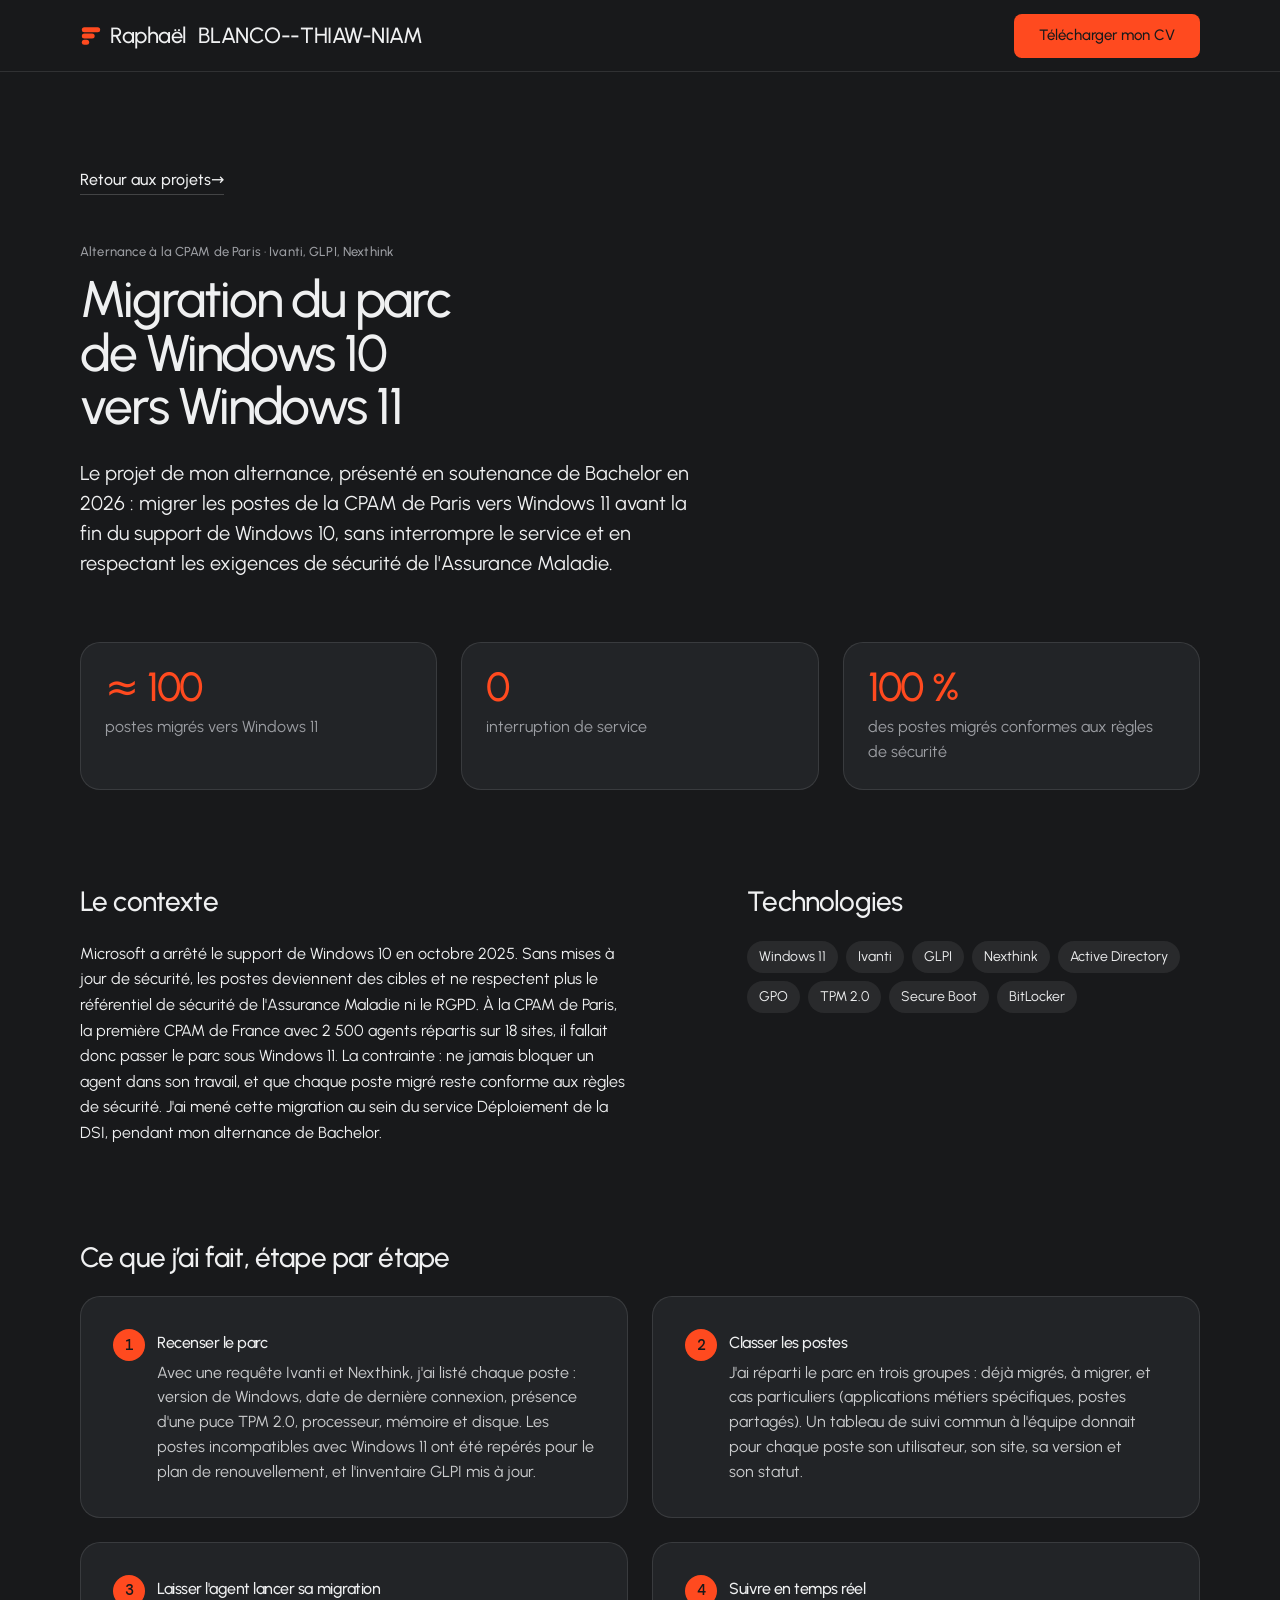
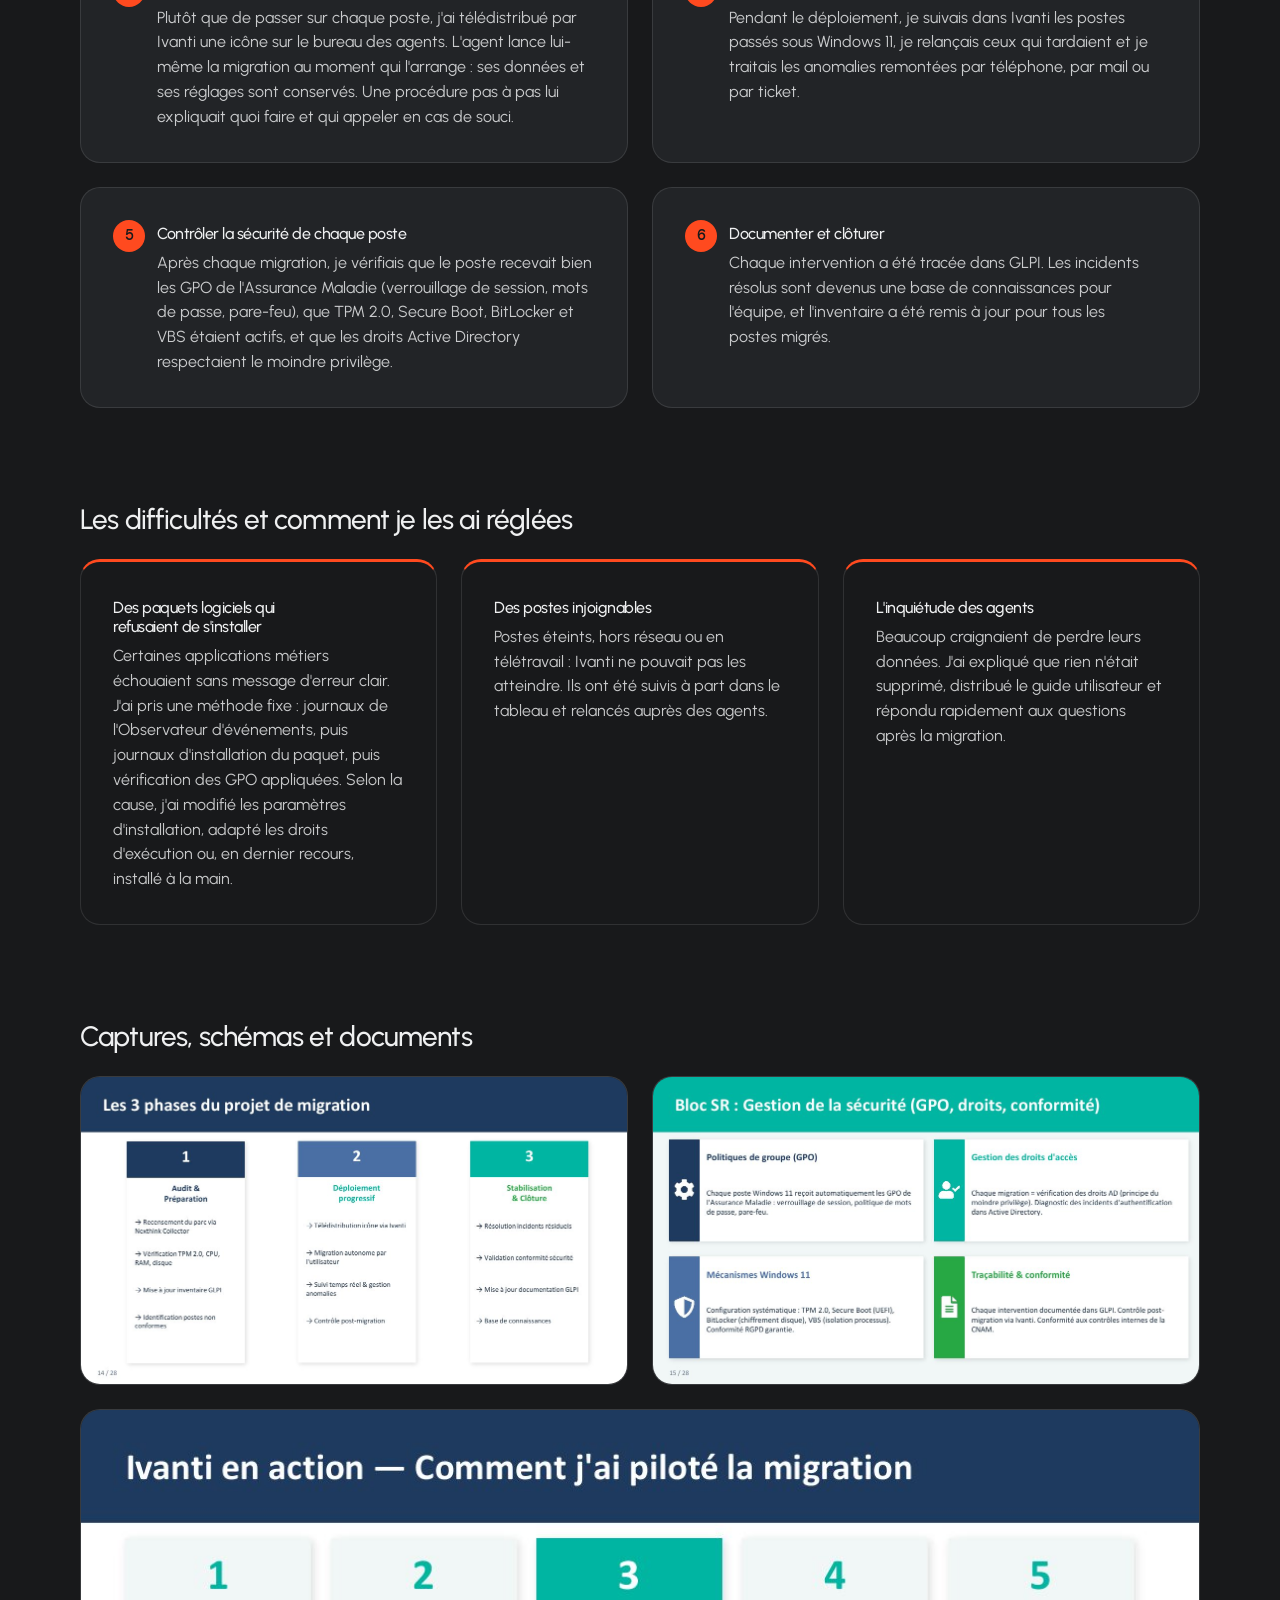
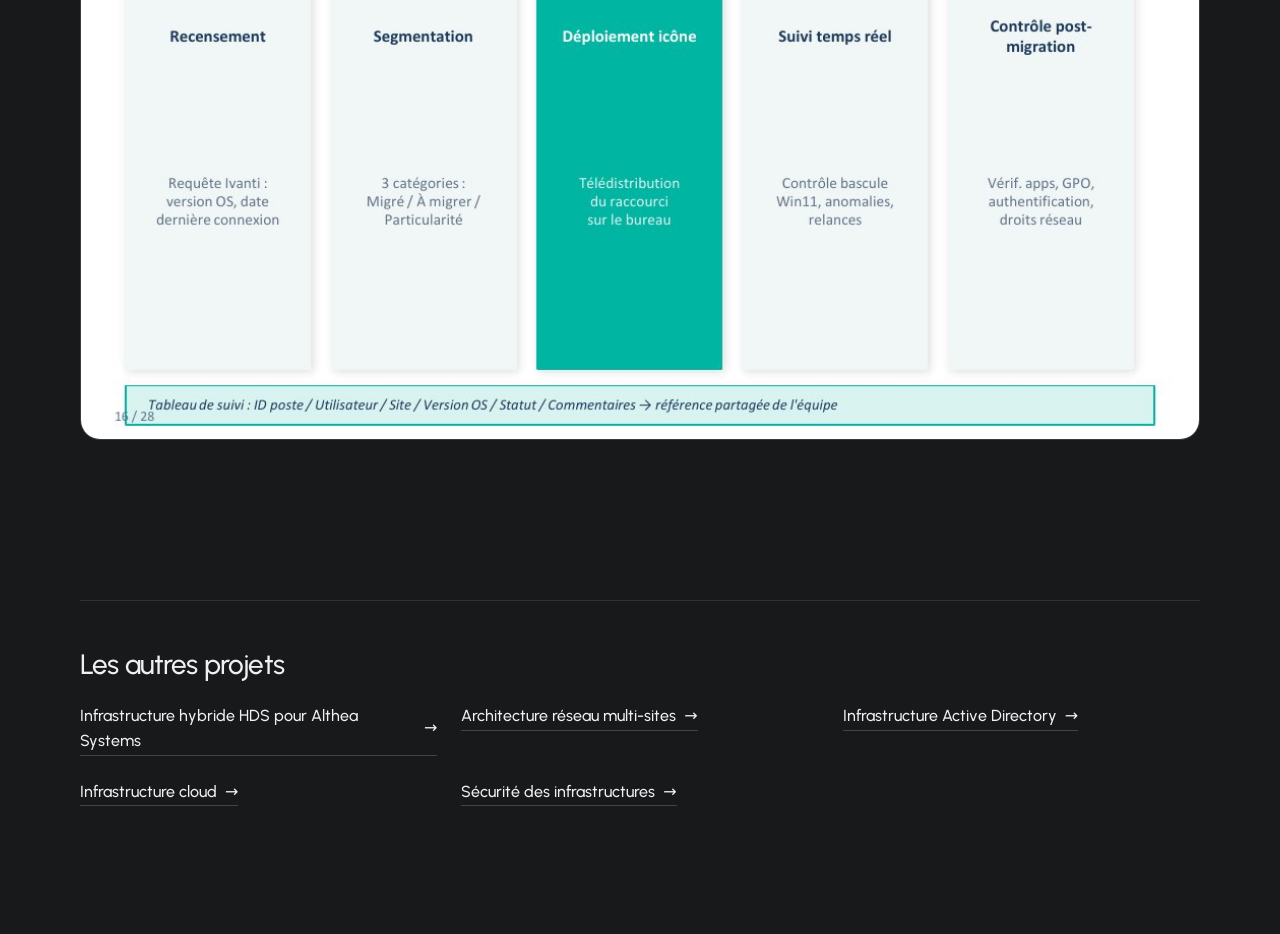
<file: projet.html>
<!doctype html>
<html lang="fr" data-type="software" data-radius="soft" data-ground="sky" data-buttons="tonal" data-motion>
<head>
<meta charset="utf-8">
<meta name="viewport" content="width=device-width, initial-scale=1, viewport-fit=cover">
<title>Projet : Raphaël BLANCO--THIAW-NIAM, administrateur systèmes et réseaux</title>
<meta name="description" content="Détail d’un projet technique de Raphaël BLANCO--THIAW-NIAM : objectifs, technologies, captures et documents.">
<link rel="icon" href="favicon.svg" type="image/svg+xml">
<meta name="theme-color" content="#18191b">
<meta name="site-kind" content="tech">
<meta name="page-type" content="software">
<link rel="preload" href="fonts/urbanist-latin-wght-normal.woff2" as="font" type="font/woff2" crossorigin>
<link rel="stylesheet" href="css/fonts.css">
<link rel="stylesheet" href="assets/system.css">
<link rel="stylesheet" href="assets/ui/cards.css">
<link rel="stylesheet" href="assets/motion/motion.css">
<link rel="stylesheet" href="assets/layout/layout.css">
<link rel="stylesheet" href="assets/icons/icon.css">
<style>
:root {
  --p-bg: #18191b; --p-surface: #222427; --p-ink: #eff0f1; --p-muted: #9c9ea3;
  --p-accent: #ff4a1f; --p-accent-ink: #18191b; --p-action: #ff4a1f; --p-action-ink: #18191b;
  --p-inv-bg: #eff0f1; --p-inv-surface: #dedfe0; --p-inv-ink: #18191b; --p-inv-muted: #5b5c5e;
  --p-inv-accent: #18191b; --p-inv-accent-ink: #eff0f1; --p-inv-action: #18191b; --p-inv-action-ink: #eff0f1;
  --font-display: "Urbanist", system-ui, sans-serif;
  --font-text: "Urbanist", system-ui, sans-serif;
  --font-mono: "DM Mono", ui-monospace, "SFMono-Regular", Menlo, Consolas, monospace;
  --display-weight: 500; --display-tracking: -0.03em; --display-tracking-xl: -0.04em;
}
/* une page de projet : elle grandit avec son contenu (pas d'écran fixe) */
.pj { padding: calc(var(--nav) + var(--s-9)) 0 var(--s-10); }
.pj__back { display: inline-block; margin-bottom: var(--s-7); }
.nav__actions { margin-left: auto; }
@media (max-width: 639px) { .nav__surname { display: none; } }
.nav__logo { white-space: nowrap; }
.pj h1 { font-size: clamp(38px, 3.4vw + 8px, 64px); line-height: 1.04; letter-spacing: var(--display-tracking-xl); margin: var(--s-3) 0 var(--s-5); max-width: 18ch; }
.pj__lead { font-size: var(--t-lead); line-height: 1.5; max-width: 52ch; margin: 0; }
.pj__grid { margin-top: var(--s-9); }
.pj h2 { font-size: var(--t-h3); margin: 0 0 var(--s-5); }
.pj__list { margin: 0; padding: 0; list-style: none; display: grid; gap: var(--s-3); }
.pj__list li { position: relative; padding-left: var(--s-5); }
.pj__list li::before { content: ""; position: absolute; left: 0; top: .62em; width: 8px; height: 8px; border-radius: 50%; background: var(--accent); }
.pj__tags { display: flex; flex-wrap: wrap; gap: var(--s-2); margin: 0; padding: 0; list-style: none; }
.pj__tags li { height: 32px; display: inline-flex; align-items: center; padding: 0 12px; border-radius: 99px; background: color-mix(in oklab, var(--ink) 8%, transparent); font-size: var(--t-small); }
.pj__res { margin-top: var(--s-9); }
.pj__shots { display: grid; grid-template-columns: repeat(2, minmax(0, 1fr)); gap: var(--s-5); }
.pj__shots figure { margin: 0; border-radius: var(--r-lg); overflow: hidden; background: var(--surface); border: 1px solid var(--line); }
.pj__shots img { display: block; width: 100%; height: auto; }
.pj__shots a { display: block; cursor: zoom-in; }
.pj__shots figure:last-child:nth-child(odd) { grid-column: 1 / -1; }
.pj__shots img { transition: transform .5s ease; }
.pj__shots a:hover img { transform: scale(1.02); }
.pj__docs { margin-top: var(--s-6); display: flex; flex-wrap: wrap; gap: var(--s-3); }
.pj__others { margin-top: var(--s-10); padding-top: var(--s-7); border-top: 1px solid var(--line); }
.pj__others ul { margin: 0; padding: 0; list-style: none; display: grid; grid-template-columns: repeat(3, minmax(0, 1fr)); gap: var(--s-5); }
@media (max-width: 1023px) { .pj__grid > * + * { margin-top: var(--s-8); } .pj__others ul { grid-template-columns: minmax(0, 1fr); } }
@media (max-width: 639px) { .pj { padding-top: calc(var(--nav) + var(--s-8)); } .pj__shots { grid-template-columns: minmax(0, 1fr); } }
.pj__text { margin: 0; line-height: 1.6; max-width: 60ch; }
.pj__kpis { margin: var(--s-8) 0 0; display: grid; grid-template-columns: repeat(3, minmax(0, 1fr)); gap: var(--s-5); }
.pj__kpis > div { display: flex; flex-direction: column; gap: var(--s-2); padding: var(--s-5); border-radius: var(--r-lg); background: var(--surface); border: 1px solid var(--line); }
.pj__kpis dd { margin: 0; font: var(--display-weight) clamp(32px, 2.4vw + 10px, 48px)/1 var(--font-display); letter-spacing: var(--display-tracking); color: var(--accent); }
.pj__kpis dt { color: var(--muted); }
.pj__block { margin-top: var(--s-9); }
.pj__steps { counter-reset: st; margin: 0; padding: 0; list-style: none; display: grid; grid-template-columns: repeat(2, minmax(0, 1fr)); gap: var(--s-5); }
.pj__step { counter-increment: st; position: relative; padding: var(--s-6) var(--s-6) var(--s-6) calc(var(--s-6) + 44px); border-radius: var(--r-lg); background: var(--surface); border: 1px solid var(--line); }
.pj__step::before { content: counter(st); position: absolute; left: var(--s-6); top: var(--s-6); width: 32px; height: 32px; border-radius: 50%; display: grid; place-items: center; font: 500 15px/1 var(--font-mono); background: var(--accent); color: var(--p-accent-ink); }
.pj__step h3, .pj__issue h3 { font-size: var(--t-body, 18px); font-weight: 500; margin: 4px 0 var(--s-2); }
.pj__step p, .pj__issue p { margin: 0; line-height: 1.55; color: color-mix(in oklab, var(--ink) 82%, transparent); }
.pj__issues { display: grid; grid-template-columns: repeat(3, minmax(0, 1fr)); gap: var(--s-5); }
.pj__issue { padding: var(--s-6); border-radius: var(--r-lg); border: 1px solid var(--line); border-top: 3px solid var(--accent); }
@media (max-width: 1023px) { .pj__steps, .pj__issues { grid-template-columns: minmax(0, 1fr); } }
@media (max-width: 639px) { .pj__kpis { grid-template-columns: minmax(0, 1fr); } .pj__step { padding: var(--s-5) var(--s-5) var(--s-5) calc(var(--s-5) + 44px); } .pj__step::before { left: var(--s-5); top: var(--s-5); } }
.pj__pdf { border: 1px solid var(--line); border-radius: var(--r-lg); overflow: hidden; background: var(--surface); }
.pj__pdf + .pj__pdf { margin-top: var(--s-5); }
.pj__pdf-head { display: flex; flex-wrap: wrap; align-items: center; justify-content: space-between; gap: var(--s-4); padding: var(--s-5) var(--s-6); }
.pj__pdf-head h3 { margin: 0; font-size: var(--t-body, 18px); font-weight: 500; }
.pj__pdf-acts { display: flex; flex-wrap: wrap; gap: var(--s-3); }
.pj__pdf-view { display: block; width: 100%; height: min(85vh, 960px); border: 0; border-top: 1px solid var(--line); background: #525659; }
.pj__pdf-cover { display: none; }
@media (max-width: 1023px) {
  .pj__pdf-view { display: none; }
  .pj__pdf-cover { display: block; padding: 0 var(--s-6) var(--s-6); }
  .pj__pdf-cover img { display: block; width: min(100%, 320px); height: auto; border-radius: 6px; box-shadow: 0 6px 24px rgb(0 0 0 / .35); }
}
</style>
</head>
<body>
<header class="nav">
  <div class="wrap nav__bar">
    <a class="skip-link" href="#top">Aller au contenu</a>
    <a class="nav__logo" href="index.html"><span class="mark" data-mark="stack" aria-hidden="true"></span>Raphaël<span class="nav__surname">&nbsp;BLANCO--THIAW-NIAM</span></a>
    <div class="nav__actions">
      <a class="btn btn--primary" href="cv/CV_Raphael_BLANCO--THIAW-NIAM.pdf" download>Télécharger mon CV</a>
    </div>
  </div>
</header>

<main id="top" class="pj">
  <div class="wrap">
    <a class="link pj__back" href="index.html#projets" data-pj="retour">Retour aux projets</a>
    <p class="t-label muted" data-pj="outil"></p>
    <h1 data-pj="titre">Projet</h1>
    <p class="pj__lead" data-pj="resume"></p>

    <dl class="pj__kpis" data-pj="resultats" hidden></dl>

    <div class="grid grid--top pj__grid">
      <div class="span-6">
        <div data-pj="contexte-box" hidden>
          <h2>Le contexte</h2>
          <p class="pj__text" data-pj="contexte"></p>
        </div>
        <div data-pj="objectifs-box">
          <h2>Objectifs</h2>
          <ul class="pj__list" data-pj="objectifs"></ul>
        </div>
      </div>
      <div class="span-5 start-8">
        <h2>Technologies</h2>
        <ul class="pj__tags" data-pj="technologies"></ul>
      </div>
    </div>

    <section class="pj__block" data-pj="demarche-box" hidden aria-labelledby="dem-h">
      <h2 id="dem-h">Ce que j’ai fait, étape par étape</h2>
      <ol class="pj__steps" data-pj="demarche"></ol>
    </section>

    <section class="pj__block" data-pj="difficultes-box" hidden aria-labelledby="dif-h">
      <h2 id="dif-h">Les difficultés et comment je les ai réglées</h2>
      <div class="pj__issues" data-pj="difficultes"></div>
    </section>

    <section class="pj__block" data-pj="pdf-box" hidden aria-labelledby="pdf-h">
      <h2 id="pdf-h">Le document</h2>
      <div data-pj="pdf"></div>
    </section>

    <section class="pj__res" data-pj="ressources" hidden aria-labelledby="res-h">
      <h2 id="res-h">Captures, schémas et documents</h2>
      <div class="pj__shots" data-pj="images"></div>
      <div class="pj__docs" data-pj="docs"></div>
    </section>

    <nav class="pj__others" aria-labelledby="others-h">
      <h2 id="others-h">Les autres projets</h2>
      <ul data-pj="autres"></ul>
    </nav>
  </div>
</main>

<script src="content/projets.js"></script>
<script src="content/travaux.js"></script>
<script>
(function () {
  var projets = window.PROJETS || [], travaux = window.TRAVAUX || [];
  var id = new URLSearchParams(location.search).get('id');
  var p = travaux.find(function (x) { return x.id === id; });
  var isTp = !!p;
  if (!p) p = projets.find(function (x) { return x.id === id; }) || projets[0];
  var all = isTp ? travaux : projets;
  if (!p) return;
  var $ = function (k) { return document.querySelector('[data-pj="' + k + '"]'); };
  var li = function (text) { var e = document.createElement('li'); e.textContent = text; return e; };
  var safe = function (u) { return /^(https?:)?\/\//i.test(u || '') || /^[\w./-]+$/.test(u || '') ? u : ''; };
  if (isTp) {
    $('retour').href = 'index.html#travaux'; $('retour').textContent = 'Retour aux travaux pratiques';
    document.getElementById('others-h').textContent = 'Les autres travaux pratiques';
  }
  if (!p.technologies || !p.technologies.length) $('technologies').parentNode.hidden = true;
  document.title = p.titre + ' : projet de Raphaël BLANCO--THIAW-NIAM';
  $('outil').textContent = p.outil;
  $('titre').textContent = p.titre;
  $('resume').textContent = p.resume;
  (p.objectifs || []).forEach(function (t) { $('objectifs').append(li(t)); });
  var el = function (tag, cls, text) { var e = document.createElement(tag); if (cls) e.className = cls; if (text != null) e.textContent = text; return e; };
  if (p.contexte) { $('contexte').textContent = p.contexte; $('contexte-box').hidden = false; }
  if (p.resultats && p.resultats.length) {
    p.resultats.forEach(function (k) { var d = el('div'); d.append(el('dd', null, k.valeur), el('dt', null, k.label)); $('resultats').append(d); });
    $('resultats').hidden = false;
  }
  if (p.demarche && p.demarche.length) {
    p.demarche.forEach(function (st) { var item = el('li', 'pj__step'); item.append(el('h3', null, st.titre), el('p', null, st.texte)); $('demarche').append(item); });
    $('demarche-box').hidden = false;
    $('objectifs-box').hidden = true;
  }
  if (p.difficultes && p.difficultes.length) {
    p.difficultes.forEach(function (d) { var c = el('article', 'pj__issue'); c.append(el('h3', null, d.titre), el('p', null, d.texte)); $('difficultes').append(c); });
    $('difficultes-box').hidden = false;
  }
  (p.technologies || []).forEach(function (t) { $('technologies').append(li(t)); });

  var r = p.ressources || {};
  var imgs = [].concat(r.schemas || [], r.captures || []);
  imgs.forEach(function (im) {
    if (!safe(im.src)) return;
    var f = document.createElement('figure');
    var i = document.createElement('img');
    i.src = im.src; i.alt = im.alt || ''; i.loading = 'lazy';
    var l = document.createElement('a');
    l.href = im.src; l.target = '_blank'; l.rel = 'noopener'; l.setAttribute('aria-label', 'Agrandir : ' + (im.alt || 'image'));
    l.append(i); f.append(l); $('images').append(f);
  });
  var docs = [];
  (r.pdf || []).forEach(function (d) {
    var url = safe(d.url);
    if (!url) return;
    var box = document.createElement('article'); box.className = 'pj__pdf';
    var head = document.createElement('div'); head.className = 'pj__pdf-head';
    var name = document.createElement('h3'); name.textContent = d.titre || 'Document PDF';
    var acts = document.createElement('div'); acts.className = 'pj__pdf-acts';
    var view = document.createElement('a'); view.className = 'btn btn--secondary'; view.textContent = 'Ouvrir en plein écran'; view.href = url; view.target = '_blank'; view.rel = 'noopener';
    var dl = document.createElement('a'); dl.className = 'btn btn--primary'; dl.textContent = 'Télécharger le PDF'; dl.href = url; dl.setAttribute('download', '');
    acts.append(view, dl); head.append(name, acts); box.append(head);
    if (/^docs\/[\w.-]+\.pdf$/.test(url)) {
      var cover = document.createElement('a'); cover.className = 'pj__pdf-cover'; cover.href = url; cover.target = '_blank'; cover.rel = 'noopener';
      var ci = document.createElement('img'); ci.src = url.replace(/^docs\//, 'docs/apercus/').replace(/\.pdf$/, '.jpg'); ci.alt = 'Première page : ' + (d.titre || 'document'); ci.loading = 'lazy';
      cover.append(ci); box.append(cover);
    }
    var frame = document.createElement('iframe');
    frame.className = 'pj__pdf-view'; frame.title = d.titre || 'Document PDF'; frame.loading = 'lazy';
    frame.src = url + '#view=FitH';
    box.append(frame);
    $('pdf').append(box);
  });
  if ($('pdf').children.length) $('pdf-box').hidden = false;
  if (safe(r.github)) docs.push(['Voir le code sur GitHub', r.github]);
  docs.forEach(function (d) {
    var a = document.createElement('a');
    a.className = 'btn btn--secondary'; a.textContent = d[0]; a.href = d[1]; a.target = '_blank'; a.rel = 'noopener';
    $('docs').append(a);
  });
  if (imgs.length || docs.length) $('ressources').hidden = false;

  all.filter(function (x) { return x.id !== p.id; }).forEach(function (x) {
    var a = document.createElement('a');
    a.className = 'link'; a.href = 'projet.html?id=' + encodeURIComponent(x.id); a.textContent = x.titre;
    var item = document.createElement('li'); item.append(a); $('autres').append(item);
  });
})();
</script>
<script type="module" src="assets/system.js"></script>
<script type="module" src="assets/motion/motion.js"></script>
</body>
</html>
</file>
<file: css/fonts.css>
/* Polices hébergées sur le site (pas d'appel à Google Fonts) : Urbanist et DM Mono, licence SIL OFL */
@font-face { font-family: "Urbanist"; font-style: normal; font-display: swap; font-weight: 100 900;
  src: url("../fonts/urbanist-latin-wght-normal.woff2") format("woff2-variations"), url("../fonts/urbanist-latin-wght-normal.woff2") format("woff2"); }
@font-face { font-family: "DM Mono"; font-style: normal; font-display: swap; font-weight: 400;
  src: url("../fonts/dm-mono-latin-400-normal.woff2") format("woff2"); }
@font-face { font-family: "DM Mono"; font-style: normal; font-display: swap; font-weight: 500;
  src: url("../fonts/dm-mono-latin-500-normal.woff2") format("woff2"); }
</file>
<file: assets/system.css>
/*
  taste-skill system.css - the one system for the page. Link it first, then assets/ui/cards.css (the
  feature card, its panel and the fragment placements), then set the palette (--p-*), the fonts and
  the radius set on :root in the page (node scripts/start.mjs prints that block).
  Do not add a second grid, spacing scale, type scale, radius scale, button or card style.
*/

/* ---------------------------------------------------------------- tokens */
:root {
  /* palette (hex only; fx.js reads --bg --surface --ink --muted --accent --accent-ink) */
  --p-bg: #ffffff;
  --p-surface: #f4f4f4;
  --p-ink: #111111;
  --p-muted: #6b6b6b;
  --p-accent: #1a4be0;
  --p-accent-ink: #ffffff;
  --p-action: #1a4be0;      /* buttons, links, focus: the accent, or the ink when the accent is too pale */
  --p-action-ink: #ffffff;
  --p-inv-bg: #111111;
  --p-inv-surface: #1c1c1c;
  --p-inv-ink: #f4f4f4;
  --p-inv-muted: #a3a3a3;
  --p-inv-accent: #ffffff;
  --p-inv-accent-ink: #111111;
  --p-inv-action: #ffffff;
  --p-inv-action-ink: #111111;
  /* the lit ground behind UI and in the closing band (references/cards.md), one per page, tech pages only
     (none on kind other, which is flat): <html data-ground="sand|sky|sage|painting">. system.js gives it to every ground
     that holds UI, on light and dark pages alike; --hue on one panel changes only its accent */
  --ground-bg: #d9ccb7; --ground-surface: #e9e0d2; --ground-ink: #2a2622; --ground-muted: #5a534a; --ground-accent: #a8794a;

  /* fonts */
  --font-display: system-ui, -apple-system, "Segoe UI", sans-serif;
  --font-text: system-ui, -apple-system, "Segoe UI", sans-serif;
  --font-mono: ui-monospace, "SFMono-Regular", Menlo, Consolas, monospace;
  --display-weight: 400;    /* headlines 400; 500 on a tech page (software, gaming, hardware) */
  --display-tracking: -0.025em;

  /* the page rhythm (references/layout-v4.md): one section per screen. The header is fixed and
     --nav tall; every section is padded --padt above and --padb (plus the phone action bar, --bar)
     below, and is exactly one or two screens tall (--h: 1 or 2; --hm on a phone). The hero's words
     start --hgap under the header and its content ends --hpadb above the fold. */
  --nav: 72px;
  --padt: 120px;
  --padb: 72px;
  --hgap: 48px;
  --hpadb: 64px;
  --bar: 0px;
  /* grid: one .wrap (alias .container) for the header, every section and the footer, the same
     --gut on both sides: 1280 wide at x 80-1360 at 1440, 342 at x 24-366 at 390 */
  --container: 1280px;
  --gut: 80px;
  --pad: var(--gut);
  --gutter: 24px;

  /* spacing: 4/8 scale */
  --s-1: 4px;  --s-2: 8px;  --s-3: 12px; --s-4: 16px; --s-5: 24px;
  --s-6: 32px; --s-7: 48px; --s-8: 64px; --s-9: 96px; --s-10: 128px;
  --section: 40px;      /* only a .section outside main (the kit's demo pages); every main > section and
                           footer.closing take --padt and --padb */
  --section-band: 56px; /* the same for an older footer outside footer.closing */
  --head-gap: 48px;     /* the one heading-to-content gap, 32 on a phone (layout.css reads it as --ly-head-gap) */
  --card-pad: 16px;     /* card padding (cards.css sets its own for cards with a panel) */
  --card-gap: 16px;     /* gap between cards */

  /* type scale (the only sizes on the page) */
  --t-label: 13px;
  --t-small: 14px;
  --t-body: 16px;
  --t-lead: 18px;
  --t-card: 18px;
  --t-h3: 24px;
  /* straight lines from the phone size at 390 to the desktop size at 1440 (system.md's table) */
  --t-h2: clamp(30px, 1.72vw + 23.3px, 48px);
  --t-h1: clamp(38px, 3.24vw + 25.4px, 72px);
  /* a big number stays a step under the h2 (VI-11): 38 at 1440, 28 at 390, so it never reads as a
     section heading; a stats row and a price set their own, smaller still */
  --t-stat: clamp(28px, .952vw + 24.29px, 38px);

  /* radius: one scale (soft by default; data-radius on <html> switches it) */
  --r-sm: 8px;  --r-md: 12px; --r-lg: 20px; --r-btn: 8px;

  /* controls (fixed here; a page never adds its own) */
  --btn-h: 44px;
  --btn-h-sm: 36px;
  --nav-h: var(--nav);  /* the older name, kept for the kit's files */
  --icon: 16px;         /* small icons: socials, menu chevrons, mono brand marks */

  /* motion: the one UI ease-out (motion.css --m-ease and ui/base.css --u-ease read it; references/motion.md) */
  --ease: cubic-bezier(.2, .8, .2, 1);
  --dur: 180ms;
}
html[data-radius="sharp"] { --r-sm: 4px; --r-md: 6px;  --r-lg: 8px;  --r-btn: 4px; }
html[data-radius="soft"]  { --r-sm: 8px; --r-md: 12px; --r-lg: 20px; --r-btn: 8px; }
html[data-radius="round"] { --r-sm: 10px; --r-md: 16px; --r-lg: 24px; --r-btn: 999px; }
/* the four lit grounds (references/cards.md); sand is the default above. painting goes with
   painterly-landscape (x.ai's daylight sky over olive hills) */
html[data-ground="sky"]      { --ground-bg: #c6d3df; --ground-surface: #d6e0e9; --ground-ink: #25303a; --ground-muted: #4d5964; --ground-accent: #3f6a92; }
html[data-ground="sage"]     { --ground-bg: #cdd6c6; --ground-surface: #dce3d6; --ground-ink: #262d24; --ground-muted: #535b51; --ground-accent: #6c8e63; }
html[data-ground="painting"] { --ground-bg: #79a8d6; --ground-surface: #a6c4e2; --ground-ink: #16212c; --ground-muted: #273949; --ground-accent: #9c9b3c; }
/* cards.css takes its card and panel radii from this scale */
html[data-radius] .card { --c-r: var(--r-lg); }
html[data-radius] .panel { --p-r: var(--r-md); }

/* a phone: the header 56, the sections padded 96 / 48, the hero's words 40 under the header and its
   content ending 24 above the fold, 24 at both sides, 12 between columns */
@media (max-width: 639px) {
  :root { --nav: 56px; --padt: 96px; --padb: 48px; --hgap: 40px; --hpadb: 24px; --gut: 24px; --gutter: 12px; --card-gap: 12px; --head-gap: 32px; }
}
@media (min-width: 640px) {
  :root { --gut: 48px; --section: 48px; --section-band: 72px; --card-pad: 24px; }
}
@media (min-width: 1024px) {
  :root { --gut: 80px; --section: 56px; --section-band: 96px; --card-gap: 24px;
          --t-lead: 20px; --t-card: 20px; --t-h3: 28px; }
  /* a place (and a local service): the 1200 column at x 120-1320 */
  html[data-type="place"] { --gut: 120px; --container: 1200px; }
}
/* a place (VI-06, ST-96, PH-23): its own smaller type (h1 48/53 and 32/37, h2 32/40 and 24/30, titles
   and the sub-line 20 and 18), the Recipe 3 hero's gap under its photograph (40, 24 on a phone),
   square photographs and cards and 2px buttons, whatever data-radius and data-buttons say */
:root[data-type="place"] {
  --hgap: 40px;
  --t-h1: clamp(32px, 1.524vw + 26.06px, 48px);
  --t-h2: clamp(24px, .762vw + 21px, 32px);
  --t-h3: clamp(20px, .381vw + 18.51px, 24px);
  --r-sm: 2px; --r-md: 0px; --r-lg: 0px; --r-btn: 2px;
}
:root[data-type="place"] :is(h1, .t-h1) { line-height: 1.104; }
:root[data-type="place"] :is(h2, .t-h2) { line-height: 1.25; }
@media (max-width: 639px) {
  :root[data-type="place"] { --hgap: 24px; }
  :root[data-type="place"] :is(h1, .t-h1) { line-height: 1.156; }
}

/* ---------------------------------------------------------------- grounds (at most three) */
:root, .ground-base {
  --bg: var(--p-bg); --surface: var(--p-surface); --ink: var(--p-ink); --muted: var(--p-muted);
  --accent: var(--p-accent); --accent-ink: var(--p-accent-ink); --card: var(--p-surface);
  --action: var(--p-action); --action-ink: var(--p-action-ink);
}
.ground-surface {
  --bg: var(--p-surface); --surface: var(--p-bg); --ink: var(--p-ink); --muted: var(--p-muted);
  --accent: var(--p-accent); --accent-ink: var(--p-accent-ink); --card: var(--p-bg);
  --action: var(--p-action); --action-ink: var(--p-action-ink);
}
.ground-inverse {
  --bg: var(--p-inv-bg); --surface: var(--p-inv-surface); --ink: var(--p-inv-ink); --muted: var(--p-inv-muted);
  --accent: var(--p-inv-accent); --accent-ink: var(--p-inv-accent-ink); --card: var(--p-inv-surface);
  --action: var(--p-inv-action); --action-ink: var(--p-inv-action-ink);
}
:root, .ground-base, .ground-surface, .ground-inverse {
  --line: color-mix(in oklab, var(--ink) 11%, transparent);
  --line-strong: color-mix(in oklab, var(--ink) 20%, transparent);
  /* effects (fx.js) and UI fragments (assets/ui) take the colours of the ground they sit on */
  --fx-bg: var(--bg); --fx-surface: var(--surface); --fx-ink: var(--ink); --fx-muted: var(--muted);
  --fx-accent: var(--accent); --fx-accent-ink: var(--accent-ink);
  --ui-font: var(--font-text); --ui-mono: var(--font-mono); --ui-radius: var(--r-md);
}
.ground-base, .ground-surface, .ground-inverse { background: var(--bg); color: var(--ink); }

/* ---------------------------------------------------------------- base */
*, *::before, *::after { box-sizing: border-box; }
/* an anchor lands on the section's top (the judge's frame): the fixed header covers --nav of its --padt */
html { -webkit-text-size-adjust: 100%; scroll-padding-top: 0; scroll-behavior: auto; margin: 0; }
body {
  margin: 0; background: var(--bg); color: var(--ink);
  font: 400 var(--t-body)/1.55 var(--font-text);
  -webkit-font-smoothing: antialiased; text-rendering: optimizeLegibility; overflow-x: clip;
}
img, svg, video, canvas { display: block; max-width: 100%; }
/* hidden means hidden, also on an img the line above makes a block (a menu tab's photograph, a peek photograph) */
[hidden] { display: none !important; }
img, video { height: auto; }
a { color: inherit; text-decoration: none; }
button { font: inherit; color: inherit; }
h1, h2, h3, h4, p, ul, ol, figure, blockquote { margin: 0; }
ul, ol { padding: 0; list-style: none; }
h1, h2, h3, h4 {
  font-family: var(--font-display); font-weight: var(--display-weight);
  letter-spacing: var(--display-tracking); text-wrap: balance; overflow-wrap: break-word;
  /* a long word (a German compound at 390) breaks at a syllable with a hyphen, in the language of <html lang>;
     only words of 10 letters or more, 4 at least on each side, so a short English heading never breaks */
  hyphens: auto; -webkit-hyphens: auto; hyphenate-limit-chars: 10 4 4;
}
h1, .t-h1 { font-size: var(--t-h1); line-height: 1.04; }
h2, .t-h2 { font-size: var(--t-h2); line-height: 1.1; }
h3, .t-h3 { font-size: var(--t-h3); line-height: 1.2; }
h4, .t-card { font-family: var(--font-text); font-weight: 500; font-size: var(--t-card); line-height: 1.3; letter-spacing: -0.01em; }
p { text-wrap: pretty; }
.t-lead  { font-size: var(--t-lead); line-height: 1.5; }
.t-body  { font-size: var(--t-body); line-height: 1.55; }
.t-small { font-size: var(--t-small); line-height: 1.5; }
.t-label { font-size: var(--t-label); font-weight: 500; line-height: 1.4; letter-spacing: 0.01em; }
.t-stat  { font-family: var(--font-display); font-weight: var(--display-weight); font-size: var(--t-stat);
           line-height: 1; letter-spacing: var(--display-tracking); font-variant-numeric: tabular-nums; }
.muted { color: var(--muted); }
.mono  { font-family: var(--font-mono); }
.measure { max-width: 62ch; }
:focus-visible { outline: 2px solid var(--action); outline-offset: 2px; border-radius: 2px; }
::selection { background: color-mix(in oklab, var(--accent) 30%, transparent); }

/* ---------------------------------------------------------------- grid */
.wrap, .container { width: min(100% - 2 * var(--gut), var(--container)); margin-inline: auto; padding-inline: 0; }
.grid { display: grid; grid-template-columns: repeat(12, minmax(0, 1fr)); column-gap: var(--gutter); row-gap: var(--card-gap); }
.grid > * { min-width: 0; grid-column: 1 / -1; }
.section { padding-block: var(--section); }

/* ---------------------------------------------------------------- one section per screen
   The page is a stack of screens. Framed at scrollY = k x the screen height, a shot shows exactly one
   section: the hero alone on the first screen, every other section (and footer.closing, the close and
   the footer in one) exactly one or two screens tall, its h2 first, --padt under its top. Heights
   and padding do it: no pinning, snapping or script.
     <section class="section" id=".." style="--h: 2">     (2 screens; --hm sets a phone's count alone)
       <div class="wrap"> the h2 first, then the content </div>     (the one in-flow child)
     </section>
   A layer (a full-bleed photograph or ground behind the words) is an <img class="layer" aria-hidden="true">
   beside the .wrap. Content must fit: one screen holds 708px of content at 1440x900 (900 - 120 - 72),
   two hold 1,608 (the second screen's part starts --padt under its top with .g2). From 640 to 1279 a
   section keeps at least its screens and grows past them rather than overlap the next. */
main > :is(section, .section), footer.closing {
  position: relative; box-sizing: border-box;
  height: calc(var(--h, 1) * 100vh); height: calc(var(--h, 1) * 100svh);
  padding: var(--padt) 0 calc(var(--padb) + var(--bar));
}
main > :is(section, .section) > :is(.wrap, .container), footer.closing > .wrap { position: relative; z-index: 1; height: 100%; }
main > :is(section, .section) > :is(.wrap, .container):not(.grid) { display: flex; flex-direction: column; }
/* a .wrap that is the section's grid too (class="wrap grid"): its rows start at the top */
main > :is(section, .section) > :is(.wrap, .container).grid { align-content: start; }
/* .fill: the block that takes what the screen leaves under the heading (a photograph, a frame) */
main > :is(section, .section) > .wrap > .fill { flex: 1 1 0; min-height: 0; }
/* two screens as two groups: row 1 the h2 and the first group, row 2 the rest (no second h2), starting
   --padt under the second screen's top, so the second shot looks like any other section */
main > :is(section, .section).g2, footer.closing.g2 { --h: 2; }
main > :is(section, .section).g2 > :is(.wrap, .container), footer.closing.g2 > .wrap { display: grid; grid-template-rows: minmax(0, 1fr) minmax(0, 1fr); row-gap: calc(var(--padt) + var(--padb) + var(--bar)); }
main > :is(section, .section).g2 > :is(.wrap, .container) > *, footer.closing.g2 > .wrap > * { min-height: 0; align-self: start; }
main > :is(section, .section).g2 > :is(.wrap, .container) > :is(.group, .fill) { align-self: stretch; }
/* a group: one screen's part of a .g2 section (its h2 and first rows, or the rest) */
.group { display: flex; flex-direction: column; min-height: 0; }
/* each screen's card row runs down to that screen's foot (the cards stretch, their panels grow), so
   the second screen of a .g2 is never a short row over an empty ground; both rows end on the same line */
@media (min-width: 1024px) {
  main > :is(section, .section).g2 > .wrap > .grid:last-child,
  main > :is(section, .section).g2 > .wrap > .group > .grid:last-child { align-self: stretch; flex: 1 1 auto; min-height: 0; }
}
.group > .fill { flex: 1 1 0; min-height: 0; }
@media (min-width: 640px) and (max-width: 1279px) {
  main > :is(section, .section):not(.hero, .section--hero), footer.closing {
    height: auto; min-height: calc(var(--h, 1) * 100vh); min-height: calc(var(--h, 1) * 100svh);
  }
  /* the section is a column and its .wrap takes all of it, so a .fill (a photograph, a frame) still
     grows to the section's foot (a min-height percentage would not resolve, leaving it at its least) */
  /* :where() keeps it at no weight, so a page's own phone- or tablet-only hiding (section.desk-only { display: none }) wins */
  :where(main > :is(section, .section):not(.hero, .section--hero), footer.closing) { display: flex; flex-direction: column; }
  main > :is(section, .section):not(.hero, .section--hero) > :is(.wrap, .container), footer.closing > .wrap { flex: 1 0 auto; height: auto; min-height: 0; }
}
/* a phone: lvh (the screen with its bars hidden) for every section but the hero; --hm when stacking
   makes the content taller than the desktop count */
@media (max-width: 639px) {
  /* at least its screens, never less: content a screen cannot hold makes the section taller (the rhythm
     check then asks for --hm: 2 or less content); a fixed height would lay its last rows over the next
     section, the fault the phone shots showed most (a list under the closing heading and its button) */
  main > :is(section, .section):not(.hero, .section--hero), footer.closing {
    height: auto; min-height: calc(var(--hm, var(--h, 1)) * 100vh); min-height: calc(var(--hm, var(--h, 1)) * 100lvh);
  }
  /* one grid row at least the screens tall that grows with the .wrap's content: the .wrap is stretched to
     it, so its .fill and its two groups still share a definite height */
  /* (at no weight, as on the tablet: a page's own section.desk-only { display: none } still hides it) */
  :where(main > :is(section, .section):not(.hero, .section--hero):has(> :is(.wrap, .container)), footer.closing) {
    display: grid; grid-template-columns: minmax(0, 1fr); grid-template-rows: 1fr; grid-auto-rows: auto;
  }
  main > :is(section, .section):not(.hero, .section--hero) > :is(.wrap, .container), footer.closing > .wrap { height: auto; }
  main > :is(section, .section).g2m, footer.closing.g2m { --hm: 2; }
  main > :is(section, .section).g2m > :is(.wrap, .container), footer.closing.g2m > .wrap { display: grid; grid-template-rows: minmax(0, 1fr) minmax(0, 1fr); row-gap: calc(var(--padt) + var(--padb) + var(--bar)); }
  /* stacked in one, the two groups keep the open cards' 32px, so the first group's last panel never meets
     the next card's title */
  main > :is(section, .section).g2:not(.g2m) > :is(.wrap, .container) { display: flex; row-gap: var(--s-6); }
  /* what the two screens leave goes around the second group, so it opens below the header, not on the fold */
  main > :is(section, .section).g2:not(.g2m) > :is(.wrap, .container) > :last-child { margin-block: auto; }
  main > :is(section, .section).g2:not(.g2m) > :is(.wrap, .container) > * { align-self: stretch; }
}
/* a layer: the photograph or ground of a whole section, under its words, edge to edge */
main > :is(section, .section) > :is(img, video, canvas, picture).layer,
footer.closing > :is(img, video, canvas, picture).layer {
  position: absolute; inset: 0; z-index: 0; width: 100%; height: 100%; max-width: none; object-fit: cover; object-position: var(--pos, 50% 50%);
}
main > :is(section, .section) > picture.layer > img { width: 100%; height: 100%; object-fit: cover; }

/* the hero: exactly the first screen, the fixed header over its top. Its words start --hgap under the
   header (--photo adds a full-bleed photograph's height above them on a place); its content ends
   --hpadb above the fold, and nothing of the next section shows, at 1440, 1024, 820 and 390.
     <section class="hero hero--<type>"><div class="wrap"><div class="hero-text"> .. </div>[one strip]</div></section>
   .hero-text holds the whole composition (the words, and the picture or window beside or under them);
   one docked strip (logos, three facts) may follow it, at most 96px, desktop only. */
main > :is(.hero, .section--hero) {
  height: 100vh; height: 100svh; min-height: 0;
  padding: calc(var(--nav) + var(--photo, 0px) + var(--hgap)) 0 calc(var(--hpadb) + var(--bar));
}
:is(.hero, .section--hero) > .wrap { height: 100%; display: grid; grid-template-rows: minmax(0, 1fr) auto; row-gap: var(--s-7); }
:is(.hero, .section--hero) > .wrap > .hero-text { min-height: 0; }
/* a phone: the hero is at least the first screen and grows when a short phone (320x640) cannot hold its
   words, buttons and picture, so nothing of it lies over the next section or under the header */
@media (max-width: 639px) {
  main > :is(.hero, .section--hero) { height: auto; min-height: 100vh; min-height: 100svh; }
  main > :is(.hero, .section--hero):has(> :is(.wrap, .container)) { display: grid; grid-template-columns: minmax(0, 1fr); grid-template-rows: 1fr; grid-auto-rows: auto; }
  main > :is(.hero, .section--hero) > :is(.wrap, .container) { height: auto; }
}
:is(.hero, .section--hero) > .wrap > .hero-strip { grid-row: 2; max-height: 96px; }
@media (max-width: 639px) { :is(.hero, .section--hero) > .wrap > .hero-strip { display: none; } }
.section--hero .section-head { max-width: 860px; }
/* the starter's own hero (hero-split): the words on span-5 top-aligned, the picture on span-6 start-7
   as tall as the hero's content box (at most 716 at 1440x900); a phone stacks words, then the picture
   in what is left */
.hero-text.hero-split { height: 100%; align-items: stretch; }
.hero-split > .hero-copy { align-self: start; }
.hero-split > .hero-visual { position: relative; min-height: 0; height: 100%; }
@media (max-width: 1023px) {
  .hero-text.hero-split { display: flex; flex-direction: column; gap: var(--s-6); }
  .hero-split > .hero-visual { flex: 1 1 0; min-height: 200px; height: auto; }
}
.hero-copy > * + * { margin-top: var(--s-5); }
/* the h1 first in the words' column: its capitals start on the picture's top line, not the line box's
   (the leading above the capitals would put the words about 12px under the photograph's top) */
.hero-copy > h1:first-child { text-box: trim-start cap alphabetic; }
.hero-copy > .btn-row { margin-top: var(--s-6); }
/* three short facts at the foot of the words' column, on the picture's bottom line (no dead space
   under the buttons): <dl class="hero-facts"><div><dt>..</dt><dd>..</dd></div> x3</dl> */
@media (min-width: 1024px) {
  .hero-split > .hero-copy { height: 100%; display: flex; flex-direction: column; }
  .hero-split > .hero-copy > .hero-facts { margin-top: auto; }
}
.hero-facts { display: grid; grid-template-columns: repeat(3, minmax(0, 1fr)); gap: var(--s-5) var(--gutter); margin: 0; }
.hero-facts > div { display: grid; gap: var(--s-1); align-content: start; }
.hero-facts dt { font-size: var(--t-small); color: var(--muted); }
.hero-facts dd { margin: 0; font-weight: 500; }
@media (max-width: 1023px) { .hero-facts { display: none; } }
/* a notice line above the h1 (changed hours, a delivery cut-off): one line with a number, static,
   starting on the left line like the h1 under it */
.hero-notice { font-size: var(--t-small); font-weight: 500; color: var(--ink); }
.hero-notice b, .hero-notice strong { font-weight: 500; color: var(--accent); }
.hero-copy > .hero-notice + h1 { margin-top: var(--s-5); }

/* a phone: open tiles from a row of three or four (rooms, goods, beans) go two-up, an odd last one
   across the row, so a row of three fits one 844px screen (stacked one under another they need two) */
@media (max-width: 639px) {
  .grid > .tile:is(.span-3, .span-4) { grid-column: auto / span 6; }
  .grid > .tile:is(.span-3, .span-4):nth-child(odd of .tile):nth-last-child(1 of .tile) { grid-column: 1 / -1; }
  .grid > .tile:is(.span-3, .span-4) .tile__head { flex-wrap: wrap; gap: 0 var(--s-2); }
}
/* a phone: open cards (words on the ground, the panel under them) stacked one under another keep 32px
   between a panel's foot and the next card's title, so a title never reads as the panel's caption */
@media (max-width: 639px) { .grid:has(> .card--open) { row-gap: var(--s-6); } }
/* a phone stacks a two-screen section's four open tiles into its two screens: their panels take 180px (a wide
   crop), so the h2 and the first two tiles of two lines each end on the first screen and the four inside both,
   not a third of a screen past. A page that sets its group's own --p-h (#features .panel) sets its phone value
   too, as the starter does */
@media (max-width: 639px) { main > :is(section, .section).g2 .card--open > .panel { --p-h: 180px; } }
/* spans: desktop >= 1024. Tablet 640-1023: text cards on span-3 and span-6 go two-up; cards with a
   panel (a visual needs the width; the one exception is a span-6 pair, below)
   and everything else (split text and visuals, span-4 cards, span-5/7/8 blocks) take the full row, so a split stacks and no row is left half empty. Phone < 640: one column. */
@media (min-width: 640px) and (max-width: 1023px) {
  .grid > .card.span-3:not(:has(> .panel)), .grid > .card.span-6:not(:has(> .panel)) { grid-column: auto / span 6; }
  /* the one exception with a panel: a 2x2 (or a pair) of span-6 cards stays two-up from 720px (a panel
     of about 310px and more, wide enough for a kit fragment), so four cards take one or two screens
     at 768-820 instead of a card per row (four stacked panels run past two screens). Split cards and
     every other span keep the full row. Under 720 a card per row. */
  @media (min-width: 720px) {
    .grid > .card.span-6:has(> .panel):not(.card--split) { grid-column: auto / span 6; }
    .grid > .card.span-6:has(> .panel):not(.card--split):nth-child(odd of .card.span-6):nth-last-child(1 of .card.span-6) { grid-column: 1 / -1; }
  }
  /* open tiles (rooms, models, people, a photo pair) go two-up; an odd last one takes the row */
  .grid > .tile:is(.span-3, .span-4, .span-6) { grid-column: auto / span 6; }
  .grid > .tile:is(.span-3, .span-4, .span-6):nth-child(odd of .tile):nth-last-child(1 of .tile) { grid-column: 1 / -1; }
}
@media (min-width: 1024px) {
  .span-2  { grid-column: auto / span 2; }
  .span-3  { grid-column: auto / span 3; }
  .span-4  { grid-column: auto / span 4; }
  .span-5  { grid-column: auto / span 5; }
  .span-6  { grid-column: auto / span 6; }
  .span-7  { grid-column: auto / span 7; }
  .span-8  { grid-column: auto / span 8; }
  .span-9  { grid-column: auto / span 9; }
  .span-10 { grid-column: auto / span 10; }
  .span-12 { grid-column: auto / span 12; }
  .start-1 { grid-column-start: 1; } .start-2 { grid-column-start: 2; } .start-3 { grid-column-start: 3; }
  .start-5 { grid-column-start: 5; } .start-6 { grid-column-start: 6; } .start-7 { grid-column-start: 7; }
  .start-4 { grid-column-start: 4; } .start-8 { grid-column-start: 8; } .start-9 { grid-column-start: 9; }
  .start-10 { grid-column-start: 10; }
  /* a split is top-aligned: the words' first line and the picture's top on one line (never centred
     against each other, never mirrored: text left, the visual right, on every split of the page) */
  .grid--middle, .grid--top { align-items: start; }
}
/* card rows: every card in a row the same height (a plain .grid stretches them) */
.grid:is(.grid--middle, .grid--top) > .card { align-self: stretch; }
/* 1024-1279: a span-4 card's panel would be about 220px wide, too narrow for real UI. Cards with a
   panel on span-4 go two-up, a span-8 one takes the row, and an odd last one takes the row too
   (steps, proof row: two, then one wide; bento: the wide card, then the four small ones two by two) */
@media (min-width: 1024px) and (max-width: 1279px) {
  .grid > .card.span-4:has(> .panel) { grid-column: auto / span 6; }
  .grid > .card.span-8:has(> .panel),
  .grid > .card.span-4:has(> .panel):nth-child(odd of .card.span-4):nth-last-child(1 of .card.span-4) { grid-column: 1 / -1; }
}

/* ---------------------------------------------------------------- section heading */
.section-head { max-width: 760px; margin-bottom: var(--head-gap); display: grid; gap: var(--s-4); }
/* every heading starts on the left line (a centred head among left ones reads as a mistake): the
   old centred head is left-aligned too */
.section-head--center { text-align: left; justify-items: start; }
/* a head row: the h2 (and its line) left, one link or the section's button at the right line */
.section-head--split { max-width: none; display: flex; align-items: end; justify-content: space-between; gap: var(--s-5); flex-wrap: wrap; }
.section-head--split > div { display: grid; gap: var(--s-4); max-width: 760px; }
.section-head p { color: var(--ink); font-size: var(--t-lead); line-height: 1.5; max-width: 60ch; }
.section-head--row { max-width: none; display: flex; align-items: end; justify-content: space-between; gap: var(--s-5); flex-wrap: wrap; }
.section-head--row > div { display: grid; gap: var(--s-4); max-width: 760px; }
/* the hero row (hero-product, hero-cycle): the h1 and its line left, the buttons right, across 1280 */
.section--hero .section-head--row { max-width: none; }

/* ---------------------------------------------------------------- buttons (one pair, a dealt look)
   One pair a page, .btn--primary and .btn--secondary, in the look dealt with the page (sections.md)
   and set once on <html data-buttons>; the markup never changes:
     solid  filled primary, outlined secondary, the radius scale (Figma; the default)
     pill   pills, a chevron after the primary's label, a tinted secondary (x.ai)
     tonal  the radius scale, a tinted secondary with no outline (Linear, Vercel)
     arrow  an arrow after the primary's label; the secondary is a text link with an arrow (Stripe)
     block  near-square corners, 48px tall; the secondary is an underlined text link (shops, hotels) */
.btn {
  display: inline-flex; align-items: center; justify-content: center; gap: var(--s-2);
  height: var(--btn-h); padding: 0 var(--s-5); border-radius: var(--r-btn); border: 1px solid transparent;
  font: 500 var(--t-body)/1 var(--font-text); letter-spacing: 0; white-space: nowrap; cursor: pointer;
  transition: background-color var(--dur) var(--ease), color var(--dur) var(--ease), border-color var(--dur) var(--ease), text-decoration-color var(--dur) var(--ease);
}
.btn--primary { background: var(--action); color: var(--action-ink); }
.btn--primary:hover { background: color-mix(in oklab, var(--action) 86%, var(--ink)); }
/* an inverted primary (the action is the ground's ink: a brand band, a lit ground): its hover steps toward the ground, as the filled one steps toward the ink */
.ground-brand .btn--primary:hover { background: color-mix(in oklab, var(--action) 88%, var(--bg)); }
/* the ground's own colour with a clear border: never grey on grey, readable on an effect too */
.btn--secondary { background: var(--bg); color: var(--ink); border-color: var(--line-strong); }
.btn--secondary:hover { background: color-mix(in oklab, var(--bg) 94%, var(--ink)); border-color: color-mix(in oklab, var(--ink) 35%, transparent); }
.btn--sm { height: var(--btn-h-sm); padding: 0 var(--s-4); font-size: var(--t-small); }
html[data-buttons="pill"] { --r-btn: 999px; }
html[data-buttons="block"] { --r-btn: 2px; --btn-h: 48px; }
html:is([data-buttons="pill"], [data-buttons="tonal"]) .btn--secondary { background: color-mix(in oklab, var(--ink) 8%, var(--bg)); border-color: transparent; }
html:is([data-buttons="pill"], [data-buttons="tonal"]) .btn--secondary:hover { background: color-mix(in oklab, var(--ink) 14%, var(--bg)); border-color: transparent; }
/* arrow and block: the secondary is a text link at the button's height (no box: one button look) */
html:is([data-buttons="arrow"], [data-buttons="block"]) .btn--secondary {
  background: none; border-color: transparent; padding-inline: var(--s-2);
  text-decoration: underline; text-underline-offset: 4px; text-decoration-color: var(--line-strong);   /* the .link look */
}
html:is([data-buttons="arrow"], [data-buttons="block"]) .btn--secondary:hover { background: none; border-color: transparent; text-decoration-color: currentColor; }
/* the glyph after a label: a chevron (pill) or an arrow (arrow), drawn so every font shows the same */
html[data-buttons="pill"] .btn--primary::after,
html[data-buttons="arrow"] :is(.btn--primary, .btn--secondary)::after {
  content: ""; flex: none; width: 12px; height: 12px; margin-right: -2px; background: currentColor;
  -webkit-mask: var(--btn-glyph) center / contain no-repeat; mask: var(--btn-glyph) center / contain no-repeat;
  transition: transform var(--dur) var(--ease);
}
html[data-buttons="pill"] { --btn-glyph: url("data:image/svg+xml,%3Csvg xmlns='http://www.w3.org/2000/svg' viewBox='0 0 12 12'%3E%3Cpath d='M4.5 2.5 8 6l-3.5 3.5' fill='none' stroke='black' stroke-width='1.6' stroke-linecap='round' stroke-linejoin='round'/%3E%3C/svg%3E"); }
html[data-buttons="arrow"] { --btn-glyph: url("data:image/svg+xml,%3Csvg xmlns='http://www.w3.org/2000/svg' viewBox='0 0 12 12'%3E%3Cpath d='M1.5 6h8.5M6.5 2.5 10 6l-3.5 3.5' fill='none' stroke='black' stroke-width='1.5' stroke-linecap='round' stroke-linejoin='round'/%3E%3C/svg%3E"); }
@media (hover: hover) and (pointer: fine) { html:is([data-buttons="pill"], [data-buttons="arrow"]) .btn:hover::after { transform: translateX(3px); } }
.btn:active { transform: translateY(1px) scale(.985); }
.btn--arrow::after { content: "\2192"; transition: transform var(--dur) var(--ease); }
@media (hover: hover) and (pointer: fine) { .btn--arrow:hover::after { transform: translateX(3px); } }
/* the drawn arrow (assets/motion: its stem grows and its head moves 3px on hover), the last child of
   a primary button, a pill or a link: <svg class="m-arrow" viewBox="0 0 12 12" aria-hidden="true">
   <path class="m-arrow__stem" d="M1 6h8"/><path class="m-arrow__head" d="M4.5 2.5 8 6l-3.5 3.5"/></svg>.
   It replaces the dealt glyph, so a button never shows two */
.m-arrow { flex: none; width: 12px; height: 12px; margin-right: -2px; overflow: visible;
           fill: none; stroke: currentColor; stroke-width: 1.6; stroke-linecap: round; stroke-linejoin: round; }
.btn--xl .m-arrow { width: 0.62em; height: 0.62em; stroke-width: 1.4; }
:is(.btn, .link, .pill):has(> .m-arrow)::after { content: none; display: none; }
.btn-row { display: flex; flex-wrap: wrap; gap: var(--s-3); align-items: center; }
.section-head--center .btn-row { justify-content: center; }
/* on the phone every button row stacks full width */
@media (max-width: 639px) {
  .btn-row { flex-direction: column; align-items: stretch; width: 100%; justify-self: stretch; }
  /* full width, the second action is a text link at the button's height under the filled one (an
     outline across the whole screen reads as a rule, a pale fill as a switched-off button) */
  .btn-row > .btn--secondary { background: none; border-color: transparent; text-decoration: underline; text-underline-offset: 4px; text-decoration-color: var(--line-strong); }
  .section-head--split > .btn { width: 100%; }
}
.link { display: inline-flex; align-items: center; gap: var(--s-2); font-weight: 500; color: var(--ink);
        text-decoration: underline; text-decoration-color: var(--line-strong); text-underline-offset: 4px;
        transition: text-decoration-color var(--dur) var(--ease); }
.link:hover { text-decoration-color: currentColor; }
.link::after { content: "\2192"; display: inline-block; text-decoration: none; transition: transform var(--dur) var(--ease); }
@media (hover: hover) and (pointer: fine) { .link:hover::after { transform: translateX(3px); } }
.pill { display: inline-flex; align-items: center; gap: var(--s-2); height: 32px; padding: 0 var(--s-3);
        border-radius: 999px; border: 1px solid var(--line); background: var(--card);
        font-size: var(--t-label); color: var(--ink); }
.pill .muted { color: var(--muted); }

/* ---------------------------------------------------------------- card (one style) */
.card {
  display: flex; flex-direction: column; gap: var(--s-2); min-width: 0;
  background: var(--card); border: 1px solid var(--line); border-radius: var(--r-lg); padding: var(--card-pad);
}
/* small titles in the text face: a display face at 20px (a condensed or hairline serif) reads smaller than the body */
.card > h3, .card > h4, .card--plan h3 { font-family: var(--font-text); font-weight: 500; font-size: var(--t-card); line-height: 1.3; letter-spacing: -0.01em; }
/* the type floor (system.md): text people read is 16px or more in ink; cards.css sets it for its
   card text, this for a plain card's lines */
.card > p { color: var(--ink); font-size: var(--t-body); max-width: 52ch; }
/* at most two boxes one inside the other (sections.md): a card whose panel holds UI drops its own
   box, so its title and lines sit on the page ground over the panel (Figma's tiles), or runs the
   panel flush to its sides and bottom (cards.css .panel--flush) */
.card.card--open { --c-pad: 0px; background: none; border: 0; box-shadow: none; padding: 0; overflow: visible; }
.card.card--open > .panel { margin: var(--s-5) 0 0; border-radius: var(--r-lg); }
.card.card--open > .panel--top { margin: 0 0 var(--s-5); }
.card--plan.is-featured { border-color: var(--action); box-shadow: inset 0 0 0 1px var(--action); }
/* cards.css (linked after this file) sets .card { gap: 0 } for feature cards; a plan keeps its 16px rows */
.card.card--plan { gap: var(--s-4); }

/* ---------------------------------------------------------------- visuals: panels and frames
   A card's .panel (the inset visual), .stage and the placements (.at-corner, .at-rise, .at-over,
   .at-right, .at-center, .stage--fade-*) come from assets/ui/cards.css (references/cards.md).
   This file adds the frames (hero, split, square, closing band) and lets a .stage work inside them.
   The grounds' colours: system.js lights every ground that holds UI (see there). */
:not(.card) > .panel { border-radius: var(--p-r, var(--r-md)); }   /* a panel on its own: four round corners */
.menu-card .panel { --p-h: 160px; }
.frame {
  position: relative; isolation: isolate; overflow: clip; display: flex; align-items: center; justify-content: center;
  background: var(--surface); border-radius: var(--r-lg); border: 1px solid var(--line);
  padding: clamp(var(--s-4), 4vw, var(--s-7));
}
/* a zero-width spacer keeps --ratio (height / width) as the frame's minimum height */
.frame::before { content: ""; flex: none; width: 0; padding-top: var(--ratio, 0px); }
/* an object or scene (assets/objects) and a photograph (.frame__img) fill the frame themselves */
.frame > :not(canvas, .stage, .loop-pause, .frame__fx, .frame__img, [data-print], [data-scene], .print3d) { position: relative; max-width: 100%; min-width: 0; }
/* a photograph is a plain rectangle in its frame: no border, no print, no filter */
.frame--photo { padding: 0; border: 0; }
/* .frame--fill: as tall as its row (a split's picture beside the words, down to the section's foot);
   stacked on a tablet or a phone it takes what the screen leaves, at least 200px */
.frame--fill { height: 100%; }
@media (max-width: 1023px) {
  .grid.fill:has(> .frame--fill) { display: flex; flex-direction: column; gap: var(--s-6); }
  .grid.fill > .frame--fill { flex: 1 1 0; height: auto; min-height: 200px; }
}
/* a split's words as a column: the last block (stats, a link) on the picture's bottom line */
.split-col { display: flex; flex-direction: column; gap: var(--s-5); }
@media (min-width: 1024px) { .split-col { height: 100%; } .split-col > .split-col__end { margin-top: auto; } }
:is(.frame, .panel) > .frame__img { position: absolute; inset: 0; z-index: 0; width: 100%; height: 100%; max-width: none; object-fit: cover; }
.frame--portrait { --ratio: 125%; }
/* the product stage (hero-product): wide, the product whole on it; a phone gets a tall stage */
.frame--stage { --ratio: 50%; }
@media (max-width: 639px) { .frame--stage, .frame--portrait { --ratio: 120%; } }
.frame--hero { padding: clamp(24px, 5vw, 64px); }
.frame--split { --ratio: 80%; }
.frame--square { --ratio: 100%; }
/* the closing band: the hero's echo, lit with the page's ground (sand, sky, sage or painting) on light
   and dark pages alike, so its text and buttons take that ground's ink. Its effect sits on a layer of
   its own, <div class="frame__fx" data-fx="..">, held still and calm where the text sits (system.js) */
.frame--cta { min-height: 420px; }
/* .frame--lit: the same for an object's frame that holds a few words in its clear half (the
   product statement's facts in a .frame__text, lower left; the object stands right of centre) */
.frame--cta, .frame--lit {
  border-color: transparent; background: var(--ground-bg); color: var(--ground-ink);
  --bg: var(--ground-surface); --surface: var(--ground-surface); --ink: var(--ground-ink); --muted: var(--ground-muted);
  --action: var(--ground-ink); --action-ink: var(--ground-surface);
  --line: color-mix(in oklab, var(--ground-ink) 12%, transparent); --line-strong: color-mix(in oklab, var(--ground-ink) 24%, transparent);
}
.frame > .frame__fx { position: absolute; inset: 0; z-index: 0; }
/* on a light page the buttons on a lit ground keep the page's own action colour: one action, one look
   (a dark page keeps the lit ground's ink, which reads on the bright ground) */
html:not([data-tone="dark"]) :is(.frame--cta, .frame--lit, .footer--statement) { --action: var(--p-action); --action-ink: var(--p-action-ink); }
/* a card on a photograph (a booking form over the room): the card holds the page's colours */
.frame--photo:has(> .card) { padding: clamp(var(--s-5), 5vw, var(--s-8)) clamp(var(--s-4), 4vw, var(--s-7)); }
.frame--photo > .card { position: relative; z-index: 1; width: min(100%, 480px); }   /* flat: no shadow at rest (ST-97) */
.frame--cta > .frame__fx { opacity: .85; }
.frame--lit > .frame__text { z-index: 2; align-self: flex-end; margin-right: auto; width: min(100%, 360px); display: grid; gap: var(--s-5); }
/* 2:1 on a desktop; a phone gets 2:3, the words at the top and the object smaller and low under
   them (its hero preset), so the facts never touch the object */
.frame--lit { --ratio: 50%; }
@media (max-width: 639px) { .frame--lit { --ratio: 150%; } .frame--lit > .frame__text { align-self: flex-start; } }
@media (max-width: 639px) { .frame--split { --ratio: 100%; } }
/* A hero, wide or split frame (x.ai's hero window): --w on the rising fragment's slot (its true width)
   centres it while it fits; anchored 24px in and cut by the right edge once the frame is narrower.
   --pair on the .stage (the main fragment's width plus the part of the second that sticks out)
   centres the pair; below 1024 the main one alone. In a card's panel cards.css places it (.at-corner,
   .at-rise, .at-right; a centred .at-rise.fit narrows with the panel), as its recipe says. */
.frame > .stage > .at-rise { --ax: max(24px, calc(50% - var(--w, 64%) / 2)); }
.frame--hero > .stage > .at-rise { --ax: max(24px, calc(50% - var(--pair, var(--w, 64%)) / 2)); }
.frame--hero > .stage > .at-over { --bx: max(24px, calc(50% - var(--pair, 800px) / 2)); }
@media (max-width: 1023px) { .frame--hero > .stage > .at-rise { --ax: max(24px, calc(50% - var(--w, 64%) / 2)); } }
/* a frame holding a cards.css .stage: the stage fills it and places the fragments (references/cards.md);
   the hero and wide frames are 16:7 and square on a phone; below 1024 only the main fragment shows */
.frame:has(> .stage) { padding: 0; }
.frame--hero:has(> .stage) { aspect-ratio: 16 / 7; }
@media (max-width: 1023px) {
  .frame--hero:has(> .stage) { aspect-ratio: 3 / 2; }   /* a tablet: room for the main fragment's rows */
}
/* a tablet held upright (820x1180): a taller frame, so the hero fills the screen without a gap */
@media (min-width: 640px) and (max-width: 1023px) and (orientation: portrait) {
  .frame--hero:has(> .stage) { aspect-ratio: 4 / 3; }
}
@media (max-width: 1023px) {
  .frame--hero > .stage > :is(.at-over, .at-over-l) { display: none; }
}
/* a split frame is about 440-560px wide from 1024 to 1279: the main piece alone there */
@media (min-width: 1024px) and (max-width: 1279px) {
  .frame--split > .stage > :is(.at-over, .at-over-l) { display: none; }
}
@media (max-width: 639px) {
  .frame--hero:has(> .stage) { aspect-ratio: 1; }
  .frame > .stage > :is(.at-over, .at-over-l) { display: none; }
  /* phone: cards.css sets a fragment 16px in on both sides, and system.js holds every loop on its
     finished picture, so no pause button lands on the UI */
}
/* a small object on a focal tile (.at-center): its true width (--w, 288px for the slider), narrowed
   on a small panel so 24px of ground always shows on both sides (a span-4 panel is 304px at 1280) */
.stage > .at-center { width: calc(100% - 48px); max-width: var(--w, 288px); }
.stage > .at-center > :is([data-ui], .ui) { width: 100%; max-width: none; }
/* .to-edge stretches a fragment's surface past the bottom (cards.css); doc's surface is its page */
.stage > .to-edge > .ui-doc > .ui-doc__page { min-height: 100%; }
/* .hero-stage: whole fragments side by side in a frame, never overlapping or cut (a row of app
   screens); the first is the main one, and the ones that no longer fit drop out from the end */
.hero-stage { container: hero-stage / inline-size; width: 100%; }
.hero-stage__row { display: flex; align-items: center; justify-content: center; gap: var(--s-5); }
.hero-stage__row > * { flex: none; max-width: 100%; }
@container hero-stage (max-width: 1060px) { .hero-stage__row > :nth-child(n + 3) { display: none; } }
@container hero-stage (max-width: 740px)  { .hero-stage__row > :nth-child(n + 2) { display: none; } }
/* the pause button on every visual that moves by itself for more than 5 s (WCAG 2.2.2): ui.js adds it
   to a loop when it starts to move, system.js to the hero's ground. Write a button.loop-pause into
   the frame only for a loop of your own (hero-cycle). The same solid 32px disc in the page colours as
   assets/ui/base.css's, 12px in from the bottom-right corner, with a 44px hit area. */
.loop-pause {
  position: absolute; right: 12px; bottom: 12px; z-index: 6; display: grid; place-items: center;
  width: 32px; height: 32px; margin: 0; padding: 0; border-radius: 50%; cursor: pointer;
  border: 1px solid color-mix(in oklab, var(--ink) 16%, transparent); background: var(--bg); color: var(--ink);
  box-shadow: 0 1px 2px rgb(0 0 0 / .12), 0 4px 12px -4px rgb(0 0 0 / .28);
}
.loop-pause::before { content: ""; position: absolute; inset: -6px; border-radius: 50%; }
.loop-pause svg { width: 14px; height: 14px; fill: currentColor; }
@media (prefers-reduced-motion: reduce) { .loop-pause { display: none; } }

/* ---------------------------------------------------------------- navigation */
/* The header: fixed, opaque, one hairline under it, the same at every depth (no blur, no shadow, no
   floating pill, never hidden on scroll). Its .wrap is the page's, so the logo starts on the left line
   and the main button ends on the right one. Plain words, 15px, sentence case; one filled button. */
.nav {
  position: fixed; inset: 0 0 auto 0; z-index: 50; height: var(--nav);
  background: var(--bg); color: var(--ink); border-bottom: 1px solid var(--line);
}
.nav__bar { height: 100%; display: flex; align-items: center; gap: var(--s-8); }
/* a text logo: the display face at 500, 22px (the client's SVG logo replaces it when there is one) */
.nav__logo { display: inline-flex; align-items: center; gap: var(--s-2); font: 500 22px/1 var(--font-display); letter-spacing: -0.02em; flex: none; }
@media (max-width: 639px) { .nav__logo { font-size: 20px; } }
.nav__logo svg, .nav__logo img { height: 24px; width: auto; }
/* the brand's mark beside its name, in the accent (the client's logo replaces both). Dealt shapes:
   <span class="mark" data-mark="dots|arc|ring|petal|leaf|stack" aria-hidden="true"></span> */
.mark { display: inline-block; flex: none; width: 22px; height: 22px; background: var(--accent);
        -webkit-mask: var(--mark) center / contain no-repeat; mask: var(--mark) center / contain no-repeat; }
.mark[data-mark="dots"]  { --mark: url("data:image/svg+xml,%3Csvg xmlns='http://www.w3.org/2000/svg' viewBox='0 0 24 24'%3E%3Ccircle cx='6.5' cy='6.5' r='4.5'/%3E%3Ccircle cx='17.5' cy='6.5' r='4.5'/%3E%3Ccircle cx='6.5' cy='17.5' r='4.5'/%3E%3Crect x='13' y='13' width='9' height='9' rx='1.5'/%3E%3C/svg%3E"); }
.mark[data-mark="arc"]   { --mark: url("data:image/svg+xml,%3Csvg xmlns='http://www.w3.org/2000/svg' viewBox='0 0 24 24'%3E%3Cpath d='M2.5 21.5V12a9.5 9.5 0 0 1 19 0v9.5h-6V12a3.5 3.5 0 0 0-7 0v9.5z'/%3E%3C/svg%3E"); }
.mark[data-mark="ring"]  { --mark: url("data:image/svg+xml,%3Csvg xmlns='http://www.w3.org/2000/svg' viewBox='0 0 24 24'%3E%3Cpath fill-rule='evenodd' d='M12 2a10 10 0 1 1 0 20 10 10 0 0 1 0-20zm0 5.5a4.5 4.5 0 1 0 0 9 4.5 4.5 0 0 0 0-9z'/%3E%3C/svg%3E"); }
.mark[data-mark="petal"] { --mark: url("data:image/svg+xml,%3Csvg xmlns='http://www.w3.org/2000/svg' viewBox='0 0 24 24'%3E%3Ccircle cx='12' cy='6.6' r='5'/%3E%3Ccircle cx='17.4' cy='12' r='5'/%3E%3Ccircle cx='12' cy='17.4' r='5'/%3E%3Ccircle cx='6.6' cy='12' r='5'/%3E%3Ccircle cx='12' cy='12' r='4'/%3E%3C/svg%3E"); }
.mark[data-mark="leaf"]  { --mark: url("data:image/svg+xml,%3Csvg xmlns='http://www.w3.org/2000/svg' viewBox='0 0 24 24'%3E%3Cpath d='M3 21C3 10 10 3 21 3c0 11-7 18-18 18z'/%3E%3C/svg%3E"); }
.mark[data-mark="stack"] { --mark: url("data:image/svg+xml,%3Csvg xmlns='http://www.w3.org/2000/svg' viewBox='0 0 24 24'%3E%3Crect x='2' y='2.5' width='20' height='5.5' rx='2.75'/%3E%3Crect x='2' y='9.25' width='14' height='5.5' rx='2.75'/%3E%3Crect x='2' y='16' width='8' height='5.5' rx='2.75'/%3E%3C/svg%3E"); }
/* initial: the name's first letter on a small accent tile (<span class="mark mark--initial" aria-hidden="true">K</span>);
   wordmark: no mark, the name alone */
.mark.mark--initial { -webkit-mask: none; mask: none; display: inline-grid; place-items: center; border-radius: calc(var(--r-sm) * 0.75);
  color: var(--accent-ink); font: var(--display-weight, 400) 13px/1 var(--font-display); letter-spacing: 0; }
.footer__mark .mark, .footer .nav__logo .mark { width: 0.8em; height: 0.8em; margin-right: 0.18em; vertical-align: -0.04em; }
.footer__mark .mark--initial, .footer .nav__logo .mark--initial { width: 1em; height: 1em; font-size: 0.6em; }
.nav--split .nav__logo .mark--initial { width: 26px; height: 26px; font-size: 15px; }
.nav__links { display: flex; align-self: stretch; gap: var(--s-1); flex: 1; min-width: 0; }
.nav__item { display: flex; align-items: center; height: 100%; }
.nav__link {
  position: relative; display: inline-flex; align-items: center; gap: var(--s-1); height: 36px; padding: 0 var(--s-3); border-radius: var(--r-sm);
  font-size: 15px; font-weight: 500; color: var(--ink); white-space: nowrap; transition: background-color var(--dur) var(--ease), color var(--dur) var(--ease);
}
/* a small laptop (1024-1279): the words sit closer, so a bar of four words never wraps or reaches the logo */
@media (min-width: 1024px) and (max-width: 1279px) {
  .nav__bar { gap: var(--s-6); }
  .nav__link { padding: 0 var(--s-2); }
  .nav__link::before, .nav__link[aria-current="page"]::after { left: var(--s-2); right: var(--s-2); }
  .nav__links { gap: 0; }
}
/* the words take no pill or fill (ST-08, ST-11): a 2px line draws under the word from the left on hover and focus and leaves to the right */
.nav__link::before { content: ""; position: absolute; left: var(--s-3); right: var(--s-3); bottom: -2px; height: 2px; border-radius: 2px; background: currentColor;
  transform: scaleX(0); transform-origin: right; transition: transform var(--dur) var(--ease); pointer-events: none; }
.nav__link:hover::before, .nav__link:focus-visible::before, .nav__item:hover > .nav__link::before, .nav__item:focus-within > .nav__link::before { transform: scaleX(1); transform-origin: left; }
.nav__actions > .nav__link::before { left: var(--s-2); right: var(--s-2); }
.nav__link .chev { width: 12px; height: 12px; opacity: .6; transition: transform var(--dur) var(--ease); }
/* the page you are on: a 2px bar under its word (still, the same inset as the hover line) */
.nav__link[aria-current="page"]::after { content: ""; position: absolute; left: var(--s-3); right: var(--s-3); bottom: -2px; height: 2px; border-radius: 2px; background: currentColor; }
.nav__expand { display: none; }
.nav__actions { display: flex; align-items: center; gap: var(--s-4); flex: none; }
/* the bar's button: the page's primary at the one button height (44, 48 with data-buttons="block"; ST-09) */
.nav__actions .btn { height: var(--btn-h); padding-inline: var(--s-5); font-size: 15px; }
.nav__actions > .nav__link { padding-inline: var(--s-2); }
.nav__toggle { display: none; }

.nav__menu {
  position: absolute; left: 0; right: 0; top: 100%; background: var(--bg); color: var(--ink);
  border-top: 1px solid var(--line); border-bottom: 1px solid var(--line);
  padding: var(--s-7) 0 var(--s-8); opacity: 0; visibility: hidden; transform: translateY(-6px);
  transition: opacity 120ms var(--ease), transform 120ms var(--ease), visibility 0s linear 120ms;
}
@media (min-width: 1024px) {
  /* hover opens the full-width panel after 150ms of intent; a click on the word goes to its page */
  .nav__item:hover > .nav__menu, .nav__item:focus-within > .nav__menu {
    opacity: 1; visibility: visible; transform: none; transition-duration: 200ms, 200ms, 0s; transition-delay: 150ms, 150ms, 150ms;
  }
  .nav__item:hover > .nav__link .chev, .nav__item:focus-within > .nav__link .chev { transform: rotate(180deg); }
}
.menu-col { display: grid; gap: var(--s-2); align-content: start; }
.menu-col > .t-label { color: var(--muted); margin-bottom: var(--s-2); }
.menu-col a { display: grid; gap: var(--s-1); padding: var(--s-2) 0; font-weight: 500; }
.menu-col a span { font-weight: 400; color: var(--muted); font-size: var(--t-small); }
.menu-col a:hover { color: var(--action); }
.menu-card { display: grid; gap: var(--s-3); }
.menu-card .panel { --ratio: 56.25%; }

@media (max-width: 1023px) {
  .nav__links, .nav__actions { display: none; }
  /* the menu button takes the secondary button's look on a 44px tap area */
  .nav__toggle {
    display: inline-grid; place-items: center; margin-left: auto; width: 44px; height: 44px; border-radius: var(--r-btn);
    border: 1px solid var(--line-strong); background: transparent; color: var(--ink); cursor: pointer; flex: none;
  }
  .nav.is-open .nav__links {
    display: flex; flex-direction: column; position: fixed; top: var(--nav); left: 0; right: 0; bottom: 0;
    padding: var(--s-4) var(--gut) calc(var(--btn-h) * 2 + 56px); background: var(--bg); overflow-y: auto; gap: 0;
  }
  .nav.is-open .nav__item { display: grid; grid-template-columns: 1fr auto; height: auto; border-bottom: 1px solid var(--line); }
  .nav.is-open .nav__link { height: 56px; padding: 0; font-size: 20px; background: none; }
  .nav.is-open .nav__link[aria-current="page"]::after { left: 0; right: auto; width: 24px; bottom: 10px; }
  .nav.is-open .nav__link::before { display: none; }
  .nav.is-open .nav__link .chev { display: none; }
  .nav.is-open .nav__expand {
    display: inline-grid; place-items: center; width: 44px; height: 56px; border: 0; background: none; color: var(--ink); cursor: pointer;
  }
  .nav__expand svg { width: 16px; height: 16px; transition: transform var(--dur) var(--ease); }
  .nav__item.is-expanded .nav__expand svg { transform: rotate(180deg); }
  .nav.is-open .nav__menu {
    position: static; grid-column: 1 / -1; display: none; opacity: 1; visibility: visible; transform: none;
    box-shadow: none; border: 0; padding: 0 0 var(--s-4);
  }
  .nav.is-open .nav__item.is-expanded .nav__menu { display: block; }
  .nav.is-open .nav__menu :is(.container, .wrap) { width: 100%; }
  .nav.is-open .nav__menu .grid { row-gap: var(--s-4); }
  /* menu cards become plain rows in the sheet (their title and line), the picture panel hidden */
  .nav.is-open .menu-card { display: grid; gap: var(--s-1); padding: var(--s-2) 0; }
  .nav.is-open .menu-card .panel { display: none; }
  .nav.is-open .nav__actions {
    display: grid; gap: var(--s-2); position: fixed; left: 0; right: 0; bottom: 0; z-index: 51;
    padding: var(--s-4) var(--gut) calc(var(--s-4) + env(safe-area-inset-bottom)); background: var(--bg); border-top: 1px solid var(--line);
  }
  .nav.is-open .nav__actions .btn { width: 100%; height: 48px; font-size: var(--t-body); }
  /* a text action (Sign in, a phone line) under the buttons, centred at their height */
  .nav.is-open .nav__actions .nav__link { display: inline-flex; order: 2; justify-content: center; height: var(--btn-h); font-size: var(--t-body); }
  body.nav-locked { overflow: hidden; }
}
/* a tablet and a phone (1023 and below, ST-15): the main button stays in the bar, at the right line
   with the menu button 12px after it; the plain words go to the sheet */
@media (max-width: 1023px) {
  .nav__bar { gap: var(--s-3); }
  .nav:not(.is-open) .nav__actions { display: flex; margin-left: auto; }
  .nav:not(.is-open) .nav__actions > :not(.btn--primary) { display: none; }
  .nav:not(.is-open) .nav__actions + .nav__toggle { margin-left: 0; }
}
@media (max-width: 639px) {
  /* a long name (15 characters, "Verdigris Works"), the main button and the menu button fit 342px (390 wide) on
     one line each, with no page CSS: the name steps down with the screen (18px at 390), the button is the small
     size, and the three sit 8px apart. A name of 17 characters or more is the client's to shorten to its mark. */
  .nav__bar { gap: var(--s-2); }
  .nav__logo { font-size: clamp(16px, 4.6vw, 20px); gap: 6px; white-space: nowrap; }
  .nav__logo .mark:not(.mark--initial) { width: 20px; height: 20px; }
  .nav:not(.is-open) .nav__actions .btn { height: 44px; padding-inline: var(--s-3); font-size: var(--t-small); }
  /* with the phone action bar the bar's button is the action's copy at the foot: the nav's goes into the sheet, so
     the first screen shows it once, the hero's (the bar waits until that has scrolled away; without script, twice
     at most, the hero's and the bar's; copy.md rule 5, action-repeat) */
  :root:has(> body > nav.actionbar) .nav:not(.is-open) .nav__actions { display: none; }
  :root:has(> body > nav.actionbar) .nav:not(.is-open) .nav__toggle { margin-left: auto; }
}
/* no script: the sheet cannot open, so the words stay in the bar (it scrolls sideways) and the dead menu button goes */
@media (scripting: none) and (max-width: 1023px) {
  .nav__links { display: flex; overflow-x: auto; scrollbar-width: none; margin-right: var(--s-3); padding-right: var(--s-2); border-right: 1px solid var(--line); }   /* stops short of the button, and a hairline marks where the row is cut (it scrolls) */
  .nav__toggle { display: none; }
}
/* a phone leaves the words under 80px of bar ("Bre" at 320): they stay in the footer's columns, the bar keeps the name
   and the main button */
@media (scripting: none) and (max-width: 639px) { .nav__links { display: none; } }

/* nav types (dealt, sections.md). Every one is the same fixed bar on the page's .wrap; the full-width
   hover panel on a desktop and the full-screen sheet on a phone are shared, so only the bar's order
   and its panel's contents differ.
   (default) nav-mega: the logo, the words 64px right of it, the actions at the right line; the panel
              holds two or three link columns and one picture card (Figma)
   nav-cards: the same bar; its panel holds three or four picture cards (a.menu-card, span-4 or span-3)
   .nav--centre: the words in the middle of the bar (Linear, Vercel)
   .nav--split: the words left, the name in the middle, the actions right (shops, hotels, restaurants)
   .nav--tone: the bar on the page's inverse ground, a band of colour over a light page (x.ai's black
              bar); the panel under it stays on the page ground */
@media (min-width: 1024px) {
  .nav--split .nav__bar, .nav--centre .nav__bar { display: grid; grid-template-columns: minmax(0, 1fr) auto minmax(0, 1fr); }
  .nav--split .nav__logo { grid-column: 2; grid-row: 1; font-size: 26px; }
  .nav--split .nav__links { grid-column: 1; grid-row: 1; }
  /* the first word starts on the left line (its box, its letters and its underline) */
  .nav--split .nav__links > .nav__item:nth-child(1 of .nav__item) > .nav__link { padding-left: 0; }
  .nav--split .nav__links > .nav__item:nth-child(1 of .nav__item) > .nav__link::before,
  .nav--split .nav__links > .nav__item:nth-child(1 of .nav__item) > .nav__link[aria-current="page"]::after { left: 0; }
  .nav--split .nav__actions, .nav--centre .nav__actions { grid-column: 3; grid-row: 1; justify-self: end; }
  .nav--centre .nav__logo { grid-column: 1; grid-row: 1; justify-self: start; }
  .nav--centre .nav__links { grid-column: 2; grid-row: 1; justify-content: center; flex: none; }
}
.nav--tone { --bg: var(--p-inv-bg); --ink: var(--p-inv-ink); --muted: var(--p-inv-muted); --accent: var(--p-inv-accent); --accent-ink: var(--p-inv-accent-ink);
             --action: var(--p-inv-action); --action-ink: var(--p-inv-action-ink); --card: var(--p-inv-surface);
             --line: color-mix(in oklab, var(--p-inv-ink) 14%, transparent); --line-strong: color-mix(in oklab, var(--p-inv-ink) 26%, transparent); }
.nav--tone .nav__menu { --bg: var(--p-bg); --ink: var(--p-ink); --muted: var(--p-muted); --action: var(--p-action); --line: color-mix(in oklab, var(--p-ink) 11%, transparent); }
/* the older float type is the plain bar now (a floating, frosted pill is not a header) */

/* ---------------------------------------------------------------- logo row */
.logos { display: flex; flex-wrap: wrap; justify-content: space-between; align-items: center; gap: var(--s-5) var(--s-6); }
.logos > * { height: 28px; width: auto; max-width: 100%; color: var(--ink); }
.logos .wordmark { height: auto; font: 500 var(--t-card)/1 var(--font-display); letter-spacing: -0.02em; white-space: nowrap; }
/* --mono marks in a logo row: 28px tall, each in the same box (the mask keeps its shape) */
.logos .icon-mono { width: 120px; height: 28px; }
/* tablet and phone: a grid, so a wrapped row never leaves one logo on its own */
@media (max-width: 1023px) { .logos { display: grid; grid-template-columns: repeat(3, minmax(0, 1fr)); justify-items: center; } }
@media (max-width: 639px)  { .logos { grid-template-columns: repeat(2, minmax(0, 1fr)); } }

/* ---------------------------------------------------------------- lists, quote, steps */
.checks { display: grid; gap: var(--s-3); }
.checks li { display: grid; grid-template-columns: 20px 1fr; gap: var(--s-3); align-items: start; }
.checks li::before {
  content: ""; width: 20px; height: 20px; margin-top: 2px; background: var(--action);
  -webkit-mask: url("data:image/svg+xml,%3Csvg xmlns='http://www.w3.org/2000/svg' viewBox='0 0 20 20'%3E%3Cmask id='m'%3E%3Crect width='20' height='20' fill='white'/%3E%3Cpath d='M6 10.2l2.6 2.6L14 7.4' fill='none' stroke='black' stroke-width='1.8' stroke-linecap='round' stroke-linejoin='round'/%3E%3C/mask%3E%3Ccircle cx='10' cy='10' r='10' mask='url(%23m)'/%3E%3C/svg%3E") center / 20px no-repeat;
          mask: url("data:image/svg+xml,%3Csvg xmlns='http://www.w3.org/2000/svg' viewBox='0 0 20 20'%3E%3Cmask id='m'%3E%3Crect width='20' height='20' fill='white'/%3E%3Cpath d='M6 10.2l2.6 2.6L14 7.4' fill='none' stroke='black' stroke-width='1.8' stroke-linecap='round' stroke-linejoin='round'/%3E%3C/mask%3E%3Ccircle cx='10' cy='10' r='10' mask='url(%23m)'/%3E%3C/svg%3E") center / 20px no-repeat;
}
.quote blockquote { font-family: var(--font-display); font-weight: var(--display-weight); font-size: var(--t-h3);
                    line-height: 1.3; letter-spacing: var(--display-tracking); text-wrap: pretty; }
/* cards.css styles .quote as quote text; who said it stays in the text face */
.quote figcaption, .quote .person { font: 400 var(--t-small)/1.45 var(--font-text); letter-spacing: 0; color: var(--ink); }
.person { display: flex; align-items: center; gap: var(--s-3); }
.person img, .person .avatar { width: 40px; height: 40px; border-radius: 999px; object-fit: cover; background: var(--surface); flex: none; }
.person .avatar { display: grid; place-items: center; font: 500 var(--t-small)/1 var(--font-text); color: var(--muted); }
/* the number beside a quote (quote-stat): below 1024 it sits under the quote, by space alone (ST-43) */
@media (max-width: 1023px) { .stat-aside { margin-top: var(--s-7); } }
/* a stats row: two to four short facts, the number above its label (data-m-count on a count) */
.stats { display: grid; grid-template-columns: repeat(auto-fit, minmax(140px, 1fr)); gap: var(--s-5) var(--gutter); margin: 0; }
.stats > div { display: flex; flex-direction: column-reverse; justify-content: flex-end; gap: var(--s-2); }
.stats dd { margin: 0; }
.stats .t-stat { font-size: clamp(26px, 1vw + 22px, 36px); }
@media (max-width: 639px) { .stats .t-stat { font-size: 26px; } }
.step-num { display: inline-grid; place-items: center; width: 32px; height: 32px; border-radius: 999px;
            border: 1px solid var(--line-strong); font: 500 var(--t-small)/1 var(--font-text); font-variant-numeric: tabular-nums; }

/* ---------------------------------------------------------------- tabs */
.tabs { display: flex; flex-wrap: wrap; gap: var(--s-2); }
.tab {
  height: var(--btn-h-sm); padding: 0 var(--s-4); border-radius: var(--r-btn); border: 1px solid var(--line);
  background: transparent; color: var(--muted); font-size: var(--t-small); font-weight: 500; cursor: pointer;
  transition: background-color var(--dur) var(--ease), color var(--dur) var(--ease), border-color var(--dur) var(--ease);
}
.tab:hover { color: var(--ink); border-color: var(--line-strong); }
.tab[aria-selected="true"] { background: var(--ink); color: var(--bg); border-color: var(--ink); }
/* the panel shown at load is there on the first frame (MO-62); system.js fades a chosen one in */
[role="tabpanel"][hidden] { display: none; }

/* ---------------------------------------------------------------- pricing */
.price { display: flex; align-items: baseline; gap: var(--s-2); }
.price .t-stat { font-size: var(--t-stat); }
.card--plan { gap: var(--s-4); }
.card--plan .btn { width: 100%; }
.card--plan .checks { margin-top: var(--s-2); }
.badge { display: inline-flex; align-items: center; height: 24px; padding: 0 var(--s-3); border-radius: 999px; vertical-align: middle;
         background: var(--action); color: var(--action-ink); font: 500 var(--t-label)/1 var(--font-text); letter-spacing: 0; }
.card--plan h3 .badge { margin-left: var(--s-2); }

/* ---------------------------------------------------------------- FAQ
   Every answer is open, always (ST-47, MO-70): no accordion, no +/- marker, nothing changes height.
     <div class="faq"><div class="faq__item"><h3>[Question]</h3><p>[Answer]</p></div> ...</div>
   Older <details> markup shows its answer open too (system.js also sets [open]). */
.faq > :is(.faq__item, details) { display: grid; gap: var(--s-2); padding: var(--s-5) 0; border-bottom: 1px solid var(--line); }   /* each row closes with its rule (ST-43) */
.faq > :is(.faq__item, details):first-child { padding-top: 0; }
.faq :is(.faq__item > h3, summary) { display: block; font: 500 var(--t-lead)/1.4 var(--font-text); letter-spacing: 0; list-style: none; cursor: text; }
.faq summary { pointer-events: none; }
.faq summary::-webkit-details-marker { display: none; }
.faq details::details-content { content-visibility: visible; }
.faq :is(.faq__item, details) p { color: var(--ink); max-width: 64ch; }
@media (max-width: 639px) { .faq > :is(.faq__item, details) { padding: var(--s-4) 0; } }

/* ---------------------------------------------------------------- footer */
.footer { padding-block: var(--section) var(--s-6); border-top: 1px solid var(--line); }   /* an older footer after the last section; footer.closing (below) replaces it */
.footer .grid { row-gap: var(--s-7); }
.footer :is(h3, h4):not(.closing__cta *) { font: 500 var(--t-small)/1.4 var(--font-text); letter-spacing: 0; color: var(--muted); margin-bottom: var(--s-4); }
.footer ul { display: grid; gap: var(--s-3); font-size: var(--t-small); }
.footer ul a:hover { color: var(--action); }
.footer__legal { display: flex; flex-wrap: wrap; gap: var(--s-4) var(--s-6); justify-content: space-between;
                 margin-top: var(--s-8); padding-top: var(--s-5); border-top: 1px solid var(--line);
                 font-size: var(--t-label); color: var(--muted); }
.socials { display: flex; gap: var(--s-2); }
.socials a { display: inline-grid; place-items: center; width: 36px; height: 36px; border-radius: 999px; border: 1px solid var(--line); color: var(--ink); }
.socials a:hover { border-color: var(--line-strong); }
.socials svg, .socials img, .socials .icon-mono { width: var(--icon); height: var(--icon); }
/* a brand mark in the text colour (icons.mjs --mono prints these): the SVG is a mask, so it
   follows currentColor on every ground. The mask image is set in the tag's style attribute. */
.icon-mono { display: inline-block; flex: none; width: var(--icon); height: var(--icon); background: currentColor;
             -webkit-mask: center / contain no-repeat; mask: center / contain no-repeat; }
@media (max-width: 1023px) { .footer .footer__col { grid-column: auto / span 6; } .footer .grid > .span-4 { grid-column: 1 / -1; } }
@media (min-width: 640px) and (max-width: 1023px) { .footer .footer__col { grid-column: auto / span 3; } }

/* the company block's one line, set in the display face (footer-columns) */
.footer__lede { font: var(--display-weight) var(--t-h3)/1.25 var(--font-display); letter-spacing: var(--display-tracking); max-width: 22ch; }
/* the legal row's end: the socials sit right of the copyright line */
.footer__legal .socials a { width: 32px; height: 32px; }

/* footer types (dealt, sections.md).
   .footer--dark (Figma, x.ai): a dark ground (with .ground-inverse), the name set large top left, the
   link columns on the right. On a dark page it stays dark: a step darker than the page, a hairline
   on top (system.js sets <html data-tone="dark">), never a light slab under a dark page. */
.footer--dark { border-top: 0; padding-block: var(--section-band) var(--s-6); }   /* a change of ground: the gap a band gets */
html[data-tone="dark"] .footer--dark {
  --bg: color-mix(in oklab, var(--p-bg) 72%, #000); --surface: var(--p-surface); --ink: var(--p-ink); --muted: var(--p-muted);
  --accent: var(--p-accent); --accent-ink: var(--p-accent-ink); --action: var(--p-action); --action-ink: var(--p-action-ink);
  border-top: 1px solid var(--line);
}
.footer__mark { display: inline-flex; align-items: center; font: var(--display-weight) var(--t-h2)/1 var(--font-display); letter-spacing: var(--display-tracking); }
/* .footer--visit (a place): the address set large with the way there, the hours beside it, then
   one row of the nav's words; no third ask for the main action */
.footer__address { font: var(--display-weight) var(--t-h2)/1.1 var(--font-display); letter-spacing: var(--display-tracking); font-style: normal; }
.footer__nav { display: flex; flex-wrap: wrap; align-items: center; gap: var(--s-3) var(--s-6); margin-top: var(--s-8); padding-top: var(--s-5); border-top: 1px solid var(--line); font-weight: 500; }
.footer__nav a:hover { color: var(--action); }
.footer__nav .socials { margin-left: auto; }
.footer--visit .footer__legal { margin-top: var(--s-5); border-top: 0; padding-top: 0; }
/* .footer--statement: the close and the footer in one inset slab on the page's lit ground (sand,
   sky, sage or painting): one big line, one full-width button, then the columns */
.footer--statement {
  margin: 0; border: 0; border-radius: 0; padding-block: var(--s-10) var(--s-6);
  background: var(--ground-bg); color: var(--ground-ink);
  --bg: var(--ground-bg); --surface: var(--ground-surface); --ink: var(--ground-ink); --muted: var(--ground-muted);
  --action: var(--ground-ink); --action-ink: var(--ground-surface); --accent: var(--ground-accent);
  --line: color-mix(in oklab, var(--ground-ink) 14%, transparent); --line-strong: color-mix(in oklab, var(--ground-ink) 28%, transparent);
}
.footer--statement .cta-type { padding-bottom: var(--s-9); margin-bottom: var(--s-8); border-bottom: 1px solid var(--line); }
@media (max-width: 639px) { .footer--statement:not(.closing) { padding-top: var(--s-9); } }
/* opening hours: <dl class="hours" data-tz="Europe/Berlin">, one dt (its days: "Mon to Fri", "Sat and
   Sun", or data-days="mon-fri") and one dd a row. system.js marks today's row .is-today in the venue's
   time zone (never the visitor's clock); the labels are read, so they stay in ink */
.hours { display: grid; grid-template-columns: auto 1fr; gap: var(--s-2) var(--s-5); font-variant-numeric: tabular-nums; }
.hours dt { color: var(--ink); } .hours dd { margin: 0; }
.hours .is-today { font-weight: 500; }
.hours dt.is-today::after { content: ""; display: inline-block; width: 6px; height: 6px; margin-left: var(--s-2); border-radius: 999px; background: var(--accent); vertical-align: 0.2em; }
/* the visit block (a place, sections.md), on the container's lines. Open by default: the words on the page ground,
   no box (a box as wide as the section on a ground of its own reads as a band to the rhythm check, and a phone's
   padding moves its words off the left line). .visit--card is the panel on --g-alt for the full page, where it
   stands in a split column beside the client's photograph: from 1024px up only, at most half the container,
   48px inside; under 1024 it is open type again. .visit--cols is the short page's: address, hours and access as
   three columns, then the menu as .rows under it in the same section.
   Its head is the label "Visit" left and the open-now line right; under it the address column and the hours column 24
   apart; under both at most two 44px rows (access, a guesthouse's check-in, "By appointment").
   <section class="section" data-place="visit" aria-label="Visit"><div class="wrap"><div class="visit">
     <div class="visit__head"><p class="t-label muted">Visit</p><p class="t-small" data-open-now></p></div>
     <div class="visit__cols">
       <div class="visit__col stack-4"><address class="visit__address">Street<br>District</address>
         <a class="link" href="https://www.openstreetmap.org/search?query=..">Get directions</a></div>
       <div class="visit__col"><dl class="hours" data-tz="Europe/Berlin"><dt>Mon to Fri</dt><dd>8 to 18</dd></dl></div>
     </div>
     <ul class="visit__rows"><li><span>Access</span><span>Step-free at the front door</span></li></ul>
   </div></div></section> */
.visit { display: grid; gap: var(--s-5); color: var(--ink); }
.visit__head { display: flex; align-items: baseline; justify-content: space-between; gap: var(--s-4); flex-wrap: wrap; }
.visit__head > * { margin: 0; }
.visit__cols { display: grid; grid-template-columns: repeat(2, minmax(0, 1fr)); column-gap: var(--s-5); row-gap: var(--s-5); }   /* the columns stretch to one height (row-lines) */
.visit--cols .visit__cols { grid-template-columns: repeat(3, minmax(0, 1fr)); }
.visit__col { min-width: 0; }
.visit__col > .t-label { margin-bottom: var(--s-3); color: var(--muted); }
.visit__address { font: 400 20px/30px var(--font-text); font-style: normal; }
.visit__rows { display: grid; margin: 0; padding: 0; list-style: none; }
.visit__rows > li { display: flex; align-items: center; justify-content: space-between; gap: var(--s-5); min-height: 44px; border-top: 1px solid var(--line); }
.visit__rows > li > :first-child { color: var(--muted); }
.visit__rows > li > :last-child { text-align: right; }
@media (min-width: 1024px) {
  .visit--card { --bg: var(--p-surface); --surface: var(--p-bg); --card: var(--p-bg); background: var(--bg); border-radius: var(--r-lg); padding: var(--s-7); }
}
@media (max-width: 1023px) { .visit--cols .visit__cols { grid-template-columns: repeat(2, minmax(0, 1fr)); } }
@media (max-width: 639px) {
  .visit__cols, .visit--cols .visit__cols { grid-template-columns: minmax(0, 1fr); }
  .visit__address { font-size: 18px; line-height: 28px; }
  .visit__rows > li { align-items: flex-start; flex-direction: column; justify-content: center; gap: 0; padding-block: var(--s-2); }
  .visit__rows > li > :last-child { text-align: left; }
}
/* photo credits: one short line that opens the full list (copy.md), at the end of the legal row:
   <details class="credits"><summary>Photographs via Unsplash and Wikimedia Commons</summary>
   <p>one line a photograph, as photos.mjs credits prints them</p></details> */
.credits { flex-basis: 100%; font-size: var(--t-label); color: var(--muted); }
.credits > summary { display: inline; cursor: pointer; list-style: none; }
.credits > summary::-webkit-details-marker { display: none; }
.credits > summary::after { content: "Credits"; margin-left: var(--s-2); color: var(--ink); text-decoration: underline; text-decoration-color: var(--line-strong); text-underline-offset: 3px; }
.credits[open] > summary::after { content: "Hide"; }
.credits > :not(summary) { margin-top: var(--s-2); max-width: 110ch; }
.credits a { text-decoration: underline; text-decoration-color: var(--line-strong); text-underline-offset: 3px; }

/* ---------------------------------------------------------------- footer.closing: the close and the footer, one screen
   The page ends on one more section: <footer class="footer closing [footer--dark | footer--statement |
   footer--visit]"> whose .wrap holds exactly two children, the close (.closing__cta, row 1, the
   rest of the screen) and the links (.closing__links, row 2: the columns, then the legal row). The
   close sits on the footer's own ground, so it is never a slab flush on a footer under it. Its three
   looks (dealt, sections.md):
     .close--photo  the h2 and the button on one head row, then the client's photograph across the
                    .wrap down to the links (never the hero's photograph)
     .close--type   the h2 and a line, then the big button across the .wrap (Figma's close)
     .close--word   the name set across the .wrap in the display face under the h2 and the button
   A phone stacks it in one screen; add .g2m when the links need a screen of their own. */
footer.closing { border-top: 0; }
footer.closing > .wrap { display: grid; grid-template-rows: minmax(0, 1fr) auto; row-gap: var(--s-8); }
footer.closing.g2 > .wrap { grid-template-rows: minmax(0, 1fr) minmax(0, 1fr); }
.closing__cta { min-height: 0; display: flex; flex-direction: column; gap: var(--s-6); }
.closing__cta > .section-head--split, .closing__cta > .section-head { margin-bottom: 0; }
.closing__cta h2 { max-width: 20ch; }
.closing__cta > .close__media { flex: 1 1 0; min-height: clamp(120px, 18svh, 160px); position: relative; overflow: clip; border-radius: var(--r-lg); background: var(--surface); }
.close__media > img { position: absolute; inset: 0; width: 100%; height: 100%; max-width: none; object-fit: cover; object-position: var(--pos, 50% 50%); }
.closing__cta.close--type > .btn--xl { align-self: stretch; }
/* the 640px button (product, service, place) stays within half the .wrap, so it never stands over half of it off its
   right line: on a place's 1200px column it is 600 (SR-6) */
@media (min-width: 640px) { .closing__cta.close--type > .btn--xl:not(.btn--wide) { width: min(50%, 640px); } }
/* the name across the .wrap: sized in layout.js-free CSS from the container (8 letters fill 1280) */
.close__word { margin-top: auto; font: var(--display-weight) clamp(64px, 14.5vw, 216px)/.86 var(--font-display); letter-spacing: -0.045em;
               white-space: nowrap; overflow: clip; color: var(--ink); }
.closing__links { display: grid; gap: var(--s-7); }
.closing__links > .footer__legal { margin-top: 0; }
.closing__links .footer__lede { font-size: var(--t-lead); max-width: 30ch; }
/* a phone: a close with a photograph takes a screen of its own (the photograph fills what the words
   leave) and the links the next; a close in type stays one screen with its links */
@media (max-width: 639px) {
  footer.closing:has(> .wrap > .closing__cta > .close__media) { --hm: 2; }
  footer.closing:has(> .wrap > .closing__cta > .close__media) > .wrap { grid-template-rows: minmax(0, 1fr) minmax(0, 1fr); row-gap: calc(var(--padt) + var(--padb) + var(--bar)); }
  footer.closing:has(> .wrap > .closing__cta > .close__media) .closing__links { align-self: start; }
}
@media (max-width: 639px) {
  footer.closing > .wrap { row-gap: var(--s-7); }
  .closing__links { gap: var(--s-5); }
  .closing__links > .grid { row-gap: var(--s-5); }
  .closing__links .footer__col { grid-column: auto / span 6; }
  .closing__cta > .close__media { min-height: 140px; }
  .close__word { font-size: clamp(56px, 19vw, 96px); }
}
/* a phone: every link and control outside a line of running text is a 44px target (the bar's name, the
   footer's links, its legal row and credits line, a text link, the pill, a small button, the socials);
   a footer list of links loses its gap, since each row is now its own 44px (a plain row in it, "Two days'
   notice", is 44px too, so the rows keep one rhythm); a pill that is only a label keeps its 32px */
@media (max-width: 639px) {
  :root { --btn-h-sm: 44px; }
  .nav__logo, .footer__mark, .link, :is(a, button).pill { min-height: 44px; }
  :is(a, button).pill { height: auto; }
  .footer ul:has(> li > a) { gap: 0; }
  .footer ul:has(> li > a) > li:not(:has(> a)) { display: flex; align-items: center; min-height: 44px; }
  :is(.footer ul, .footer__legal, .footer__nav) a:not(.btn) { display: inline-flex; align-items: center; min-height: 44px; min-width: 44px; }
  /* a block, not a flex row: "Credits" stays on the line after the sources instead of wrapping alone */
  .credits > summary { display: block; min-height: 44px; padding-block: 12px; line-height: 20px; }
  .socials a, .footer__legal .socials a { width: 44px; height: 44px; }
}

/* ---------------------------------------------------------------- the big close (closing-type) */
/* the close starts on the left line like every other heading; the big button runs across the .wrap */
.cta-type { display: grid; justify-items: start; gap: var(--s-6); text-align: left; }
.cta-type h2 { max-width: 22ch; }
/* the primary button at its one large size, once a page: 640px wide and centred; .btn--wide runs it
   across the container (Figma's close), on a software page only (system.md) */
.btn--xl { width: min(100%, 640px); height: clamp(64px, 1.4vw + 48px, 72px); font: var(--display-weight) clamp(20px, 0.6vw + 16px, 26px)/1 var(--font-display); letter-spacing: var(--display-tracking); }
.btn--xl.btn--wide { width: 100%; height: clamp(64px, 3vw + 40px, 88px); font-size: clamp(22px, 0.95vw + 18px, 32px); justify-content: space-between; padding-inline: var(--s-7); }
html[data-buttons] .btn--xl::after { width: 0.6em; height: 0.6em; }
/* on a phone it is the page's own button at full width, one step taller, so the pair stays one look */
@media (max-width: 639px) { .btn--xl, .btn--xl.btn--wide { width: 100%; height: 48px; font: 500 18px/1 var(--font-text); letter-spacing: 0; } }

/* ---------------------------------------------------------------- photographs
   .photo-band: one photograph (or film) and a few words. Three uses: the older photo hero
   (.photo-band--hero.photo-band--bleed), one media band mid-page (rhythm media-band) and the close
   (closing-photo). Nothing is laid over the photograph to make words readable: no scrim, gradient,
   veil or blurred panel (PH-31, VI-49). From 640 the words stand in a solid box in the section's own
   colours, lower left on the photograph (.photo-band--left: centred on the left side; --light is the
   same box, kept for old markup). On a phone, and on a place at every width (a place photograph
   carries no words), the photograph stands alone and the words go under it on the ground. */
.photo-band { position: relative; isolation: isolate; overflow: clip; display: grid; align-items: end;
              min-height: clamp(440px, 46vw, 720px); border-radius: var(--r-lg); background: var(--surface); }
.photo-band--bleed { border-radius: 0; }
.photo-band--hero { min-height: calc(100svh - var(--nav-h)); }
/* the older photo hero first in main (layout/hero-photo.html replaces it): the first screen, under the fixed header */
main > .photo-band--hero:first-child { height: 100svh; min-height: 0; }
main > .photo-band--hero:first-child > .photo-band__text { padding-top: calc(var(--nav) + var(--hgap)); }
.photo-band > :is(img, video, picture) { position: absolute; inset: 0; z-index: -2; width: 100%; height: 100%; max-width: none; object-fit: cover; }
.photo-band > picture > img { width: 100%; height: 100%; object-fit: cover; }
.photo-band__text { position: relative; display: grid; gap: var(--s-4); justify-items: start; color: var(--ink); }
.photo-band__text > :is(h1, h2, p) { max-width: 18ch; }
.photo-band__text > p { max-width: 44ch; font-size: var(--t-lead); }
/* from 640: a solid box in the section's colours, 32px in from the photograph's lower-left corner;
   on a full-bleed band it starts on the page's left line */
@media (min-width: 640px) {
  :root:not([data-type="place"]) .photo-band__text {
    width: fit-content; max-width: min(560px, calc(100% - 2 * var(--s-6))); margin: var(--s-6);
    padding: var(--s-6); background: var(--bg); border-radius: var(--r-md);
  }
  :root:not([data-type="place"]) .photo-band--bleed > .photo-band__text { margin: var(--s-8) max(var(--gut), (100% - var(--container)) / 2); }
  :root:not([data-type="place"]) main > .photo-band--hero:first-child > .photo-band__text { margin-top: calc(var(--nav) + var(--hgap)); padding-top: var(--s-6); }
  .photo-band--left { align-items: center; }
}
@media (max-width: 639px) {
  .photo-band { display: block; min-height: 0; overflow: visible; background: none; border-radius: 0; }
  .photo-band > :is(img, video, picture) { position: relative; inset: auto; height: auto; aspect-ratio: 4 / 5; border-radius: var(--r-lg); }
  .photo-band--bleed > :is(img, video, picture) { border-radius: 0; }
  .photo-band__text { padding: var(--s-5) 0 0; }
  .photo-band--bleed > .photo-band__text { padding: var(--s-5) var(--pad) 0; }
  .photo-band--hero > .photo-band__text { padding-bottom: var(--section); }
  /* the hero's photograph grows to fill the first screen above its words */
  .photo-band--hero { display: flex; flex-direction: column; min-height: calc(100svh - var(--nav-h)); }
  .photo-band--hero > :is(img, video, picture) { flex: 1 0 0; min-height: 100vw; aspect-ratio: auto; object-fit: cover; }
}
:root[data-type="place"] .photo-band { display: flex; flex-direction: column; min-height: 0; overflow: visible; background: none; border-radius: 0; }
:root[data-type="place"] .photo-band > :is(img, video, picture) { position: relative; inset: auto; flex: 1 1 auto; min-height: 0; height: auto; aspect-ratio: 4 / 3; }
:root[data-type="place"] .photo-band__text { padding: var(--s-6) 0 0; }
:root[data-type="place"] .photo-band--bleed > .photo-band__text { padding-inline: max(var(--gut), (100% - var(--container)) / 2); }

/* .pl-photo: every single in-flow photograph on a place (visit, menu, story, booking, close; PH-80).
   It keeps its ratio (--pl-r as a number: 1.3333 for 4:3, .8 for 4:5, 1 for 1:1) and its column, and
   when the screen is short it gets shorter, narrowing from its column's outer edge (.pl-photo--end
   for a photograph in the right-hand column). Square corners, nothing on it.
     <figure class="pl-photo" style="--pl-r: .8"><img src=".." alt=".." loading="lazy"></figure> */
:root { --pl-room: calc(100svh - var(--padt) - var(--padb) - var(--bar)); }
.pl-photo { container-type: inline-size; margin: 0; min-width: 0; }
.pl-photo > img, .pl-photo > picture > img {
  display: block; aspect-ratio: var(--pl-r, 1.3333); width: auto; max-width: 100%;
  height: min(calc(100cqw / var(--pl-r, 1.3333)), var(--pl-cap, calc(var(--pl-room) - var(--pl-head, 0px))));
  object-fit: cover; object-position: var(--pos, 50% 50%); border-radius: var(--r-lg);
}
.pl-photo--end > img, .pl-photo--end > picture > img { margin-left: auto; }
@media (max-width: 1023px) { .pl-photo > img, .pl-photo > picture > img { width: 100%; height: auto; } }
/* the visit screen on a phone ends in its photograph: the .pl-photo after the words (the last in its row of the
   split) takes what they leave of the screen, from its own ratio to 4:5 at most, so the screen never ends in an
   empty band (the row becomes a column, its gaps kept) */
@media (max-width: 639px) {
  [data-place="visit"] > .wrap:not(.grid) > .grid:has(> .pl-photo:last-child) { flex: 1 0 auto; }
  [data-place="visit"] > .wrap.grid:has(> .pl-photo:last-child),
  [data-place="visit"] > .wrap > .grid:has(> .pl-photo:last-child) { display: flex; flex-direction: column; }
  [data-place="visit"] .grid > .pl-photo:last-child,
  [data-place="visit"] .grid > .pl-photo:last-child > picture { display: flex; flex-direction: column; flex: 1 0 auto; }
  [data-place="visit"] .grid > .pl-photo:last-child > img,
  [data-place="visit"] .grid > .pl-photo:last-child > picture > img { flex: 1 0 auto; max-height: calc(100cqw * 1.25); }
}

/* .tile: an open tile, the picture on top and its words on the page ground under it, no box
   (a room, a model, a person, a case). One --tile-ratio per row so the pictures line up. */
.tile { display: grid; gap: var(--s-4); align-content: start; color: inherit; }
.tile__media { position: relative; overflow: clip; aspect-ratio: var(--tile-ratio, 4 / 3); border-radius: var(--r-lg); background: var(--surface); }
.tile__media > img { width: 100%; height: 100%; object-fit: cover; transition: transform 600ms var(--ease); }
@media (hover: hover) and (pointer: fine) { a.tile:hover .tile__media > img { transform: scale(1.03); } }   /* inside its mask; the tile never grows (motion.css has the same) */
.tile--portrait { --tile-ratio: 4 / 5; }
.tile--wide { --tile-ratio: 16 / 9; }
.tile__head { display: flex; align-items: baseline; justify-content: space-between; gap: var(--s-4); }
.tile__head > :is(h3, h4) { font: 500 var(--t-card)/1.3 var(--font-text); letter-spacing: -0.01em; }
.tile__price { flex: none; font-variant-numeric: tabular-nums; white-space: nowrap; }
.tile__facts { color: var(--muted); font-size: var(--t-small); margin-top: calc(-1 * var(--s-3)); }
.tile > p { color: var(--ink); max-width: 52ch; }
/* an object render or a drawing in a tile (line-up): on the lit ground, the object filling the tile */
.tile__media:has(> [data-print], > .drawing) { display: grid; place-items: center; background: var(--ground-bg); }
.tile__media > [data-print] { position: absolute; inset: 0; }
.tile__media > .drawing { width: min(84%, calc(84% * var(--ar, 1.5))); }

/* .drawing: a product with no photograph and no object of its kind, drawn (sections.md, the weak
   case): one inline SVG in true proportions, its lines a fixed 1.5px at every size, one part in the
   accent, dimension lines with their figures as HTML labels placed in percent of the figure.
   <figure class="drawing" style="--ar: 1.6" role="img" aria-label="..">
     <svg viewBox="0 0 1600 1000" aria-hidden="true">
       <g class="part"><path class="fill" d=".."/><path class="ln" d=".."/></g>
       <g class="dim"><path d="M100 960H1500"/><path d="M100 945v30M1500 945v30"/></g>
     </svg>
     <span class="drawing__dim" style="left: 50%; top: 96%">1,400 mm</span>
   </figure>
   In a frame it fits the frame whole (--ar: the viewBox's width over its height); a crop for a
   feature section is the same SVG with the viewBox set round the part. */
.drawing { position: relative; margin: 0; flex: none; aspect-ratio: var(--ar, 1.5); color: var(--ink); }
.frame > .drawing { width: min(100%, calc(var(--ratio, 50%) * var(--ar, 1.5) * 0.86)); }
/* a crop (a feature section's close-up of one part): it fills the frame and runs out of its edges,
   <svg preserveAspectRatio="xMidYMid slice">, no figures on it */
.frame > .drawing.drawing--crop { position: absolute; inset: 0; width: 100%; height: 100%; aspect-ratio: auto; }
.drawing > svg { display: block; width: 100%; height: 100%; overflow: visible; }
.drawing :is(.ln, .fill, .acc, .dim) { vector-effect: non-scaling-stroke; stroke-linecap: round; stroke-linejoin: round; }
.drawing .ln { fill: none; stroke: currentColor; stroke-width: 1.5; }
.drawing .fill { fill: color-mix(in oklab, var(--ink) 6%, var(--bg)); stroke: currentColor; stroke-width: 1.5; }
.drawing .acc { fill: var(--accent); stroke: currentColor; stroke-width: 1.5; }
/* a dark part (a black steel frame, a rubber foot) solid in ink, its seams .ink-ln */
.drawing .ink { fill: var(--ink); stroke: var(--ink); stroke-width: 1.5; }
.drawing .ink-ln { fill: none; stroke: color-mix(in oklab, var(--bg) 45%, var(--ink)); stroke-width: 1; vector-effect: non-scaling-stroke; }
.drawing .dim, .drawing .dim * { fill: none; stroke: var(--muted); stroke-width: 1; }
.drawing .part { pointer-events: bounding-box; }
.drawing .part :is(.ln, .fill, .ink, .acc) { transition: stroke var(--dur) var(--ease), fill var(--dur) var(--ease); }
@media (hover: hover) {
  .drawing .part:hover :is(.ln, .fill) { stroke: var(--accent); }
  .drawing .part:hover .fill { fill: color-mix(in oklab, var(--accent) 14%, var(--bg)); }
  .drawing .part:hover .ink { fill: var(--accent); stroke: var(--accent); }
}
.drawing__dim { position: absolute; transform: translate(-50%, -50%); padding: 2px var(--s-2); border-radius: 999px;
  background: var(--bg); color: var(--ink); font: 500 var(--t-label)/1.3 var(--font-text); font-variant-numeric: tabular-nums; white-space: nowrap; }
@media (max-width: 639px) {
  .drawing__dim { font-size: var(--t-label); padding: 1px 6px; }
  /* room for a figure at the drawing's edge, which keeps its 13px while the drawing shrinks */
  .frame > .drawing:not(.drawing--crop) { width: min(84%, calc(var(--ratio, 50%) * var(--ar, 1.5) * 0.8)); }
  /* a whole drawing (wider than tall) in a phone frame: the frame shortens to it, so a desk or a bike is
     not a small line across a tall empty box (a hero stage still grows to the first screen) */
  .frame:not(:has(> .frame__text)):has(> .drawing:not(.drawing--crop)) { --ratio: 80%; }
}

/* .peek: a list beside one photograph that changes to the row under the pointer (a place's or a
   service's one moment: rooms, spaces, classes, services, the menu's kinds). system.js runs it:
   <div class="grid grid--middle" data-peek>
     <div class="frame frame--photo frame--portrait span-5">
       <img class="frame__img" data-peek-for="garden" src=".." alt="..">
       <img class="frame__img" data-peek-for="kitchen" src=".." alt=".." hidden> ...</div>
     <ul class="rows span-6 start-7"><li data-peek-to="garden">..</li><li data-peek-to="kitchen">..</li></ul>
   </div> */
/* every row's words stay on the left line; the row on show darkens its rule to ink and marks its name
   with a dot after it. The photograph swaps at once (MO-07). The list runs as tall as the photograph
   (the row's two boxes match), its rows from the top. */
[data-peek] > .rows { align-self: stretch; }
[data-peek-to] { cursor: default; transition: border-color var(--dur) var(--ease); }
[data-peek-to].is-on { border-bottom-color: var(--ink); }
[data-peek-to] .rows__name::after { content: ""; display: inline-block; width: 8px; height: 8px; margin-left: var(--s-2); vertical-align: .1em;
  border-radius: 999px; background: var(--accent); opacity: 0; }
[data-peek-to].is-on .rows__name::after { opacity: 1; }
@media (max-width: 1023px) { [data-peek-to] .rows__name::after { display: none; } }
/* a tablet shows the photograph under the list, full width: 5:4, not a portrait taller than the screen */
@media (min-width: 640px) and (max-width: 1023px) { [data-peek] .frame--portrait { --ratio: 80%; } }

/* .rows: a list read across, a name (and a line) left, a value right, hairlines between: a menu, a
   price list, services with prices, specs, hours. Never cards for these. */
.rows { border-top: 0; }   /* each row closes with its own rule; no rule above the first (ST-43) */
.rows > li { display: grid; grid-template-columns: minmax(0, 1fr) auto; gap: var(--s-1) var(--s-5); padding-block: var(--s-4); border-bottom: 1px solid var(--line); }
/* no rule above the first row, so no padding either: its words start on the line beside it (a photograph's top) */
.rows > li:first-child { padding-top: 0; }
.rows__name { font-weight: 500; }
.rows__value { grid-column: 2; grid-row: 1; text-align: right; font-variant-numeric: tabular-nums; white-space: nowrap; }
/* a narrow phone: a long value ("14 to 22 months") wraps in its own column instead of squeezing the name to a word a line */
@media (max-width: 479px) { .rows__value { white-space: normal; max-width: 11ch; text-wrap: balance; } }
.rows > li > p { grid-column: 1; color: var(--ink); max-width: 56ch; }
.rows--spec .rows__name { font-weight: 400; color: var(--muted); }

/* forms (booking-form): fields on the system's control height, one radius, labels above */
.form { display: grid; grid-template-columns: repeat(2, minmax(0, 1fr)); gap: var(--s-4); }
.form > :is(.field--full, .btn-row, p) { grid-column: 1 / -1; }
.field { display: grid; gap: var(--s-2); font-size: var(--t-small); font-weight: 500; }
.field :is(input, select, textarea) {
  width: 100%; height: var(--btn-h); padding: 0 var(--s-3); border: 1px solid var(--line-strong); border-radius: var(--r-sm);
  background: var(--bg); color: var(--ink); font: 400 var(--t-body)/1.4 var(--font-text);
}
.field textarea { height: auto; min-height: 120px; padding-block: var(--s-3); resize: vertical; }
@media (max-width: 639px) { .form { grid-template-columns: minmax(0, 1fr); } }
/* a field that fails on submit (system.js, references/system.md Forms): a 2px border and the reason under it in words,
   so colour is never the only sign; the error colour is a red pulled towards the ink, 4.5:1 on a light or a dark ground */
.form { --error: color-mix(in oklab, #d92d20 72%, var(--ink)); }
.field :is(input, select, textarea)[aria-invalid="true"] { border: 2px solid var(--error); }
.field__error { font: 500 var(--t-small)/1.4 var(--font-text); color: var(--error); }
.field__error[hidden] { display: none; }
.field__error::before { content: "!"; display: inline-grid; place-items: center; width: 16px; height: 16px; margin-right: var(--s-2);
  border-radius: 50%; background: var(--error); color: var(--bg); font-size: 12px; line-height: 1; vertical-align: -2px; }
/* the status line under the button (role="status"): sending, sent or not sent, in words */
.form__status { grid-column: 1 / -1; min-height: 1.5em; font-size: var(--t-small); color: var(--ink); }
.form__status:empty { min-height: 0; }

/* sections part by a change of ground or by space only: no rule between them (.section--rule is plain) */

/* the phone action bar (a place's directions and booking; other types may use it): fixed at the foot
   under 640px, one 342x48 button or two of 165, and every section's foot pads for it (--bar).
   system.js shows it (data-bar="shown") once the hero's main button has scrolled off the top, and hides it
   (data-bar="hidden", inert) while that button, or a control that does what one of the bar's does, is on the
   screen: the bar never repeats an action the screen already shows. The hero never pads for it then (the bar
   is not on the first screen). Without script it is simply always there at the foot, under every section's
   padding, covering nothing. */
.actionbar { display: none; }
@media (max-width: 639px) {
  :root:has(> body > nav.actionbar) { --bar: calc(64px + env(safe-area-inset-bottom)); }
  .actionbar {
    position: fixed; left: 0; right: 0; bottom: 0; z-index: 40; display: grid; grid-auto-flow: column; grid-auto-columns: minmax(0, 1fr);
    gap: var(--s-3); align-items: center; height: calc(64px + env(safe-area-inset-bottom));
    padding: var(--s-2) var(--gut) env(safe-area-inset-bottom); background: var(--bg); border-top: 1px solid var(--line);
    transition: transform 240ms var(--ease), visibility 0s;
  }
  .actionbar .btn { width: 100%; height: 48px; }
  /* hidden: below the screen's edge and out of the focus order (visibility; system.js adds inert) */
  .actionbar[data-bar="hidden"] { transform: translateY(100%); visibility: hidden; transition: transform 240ms var(--ease), visibility 0s 240ms; }
  :root:has(> body > nav.actionbar:is([data-bar="shown"], [data-bar="hidden"])) main > :is(.hero, .section--hero) { --bar: 0px; }
}
/* with script on, hidden from the first frame until system.js has read the screen, so it never shows over the hero
   (data-bar="always": system.js could not wire it, so it stays, as without script, and the hero pads for it) */
@media (max-width: 639px) and (scripting: enabled) {
  .actionbar:not([data-bar="shown"], [data-bar="always"]) { transform: translateY(100%); visibility: hidden; }
  :root:not(:has(> body > nav.actionbar[data-bar="always"])) main > :is(.hero, .section--hero) { --bar: 0px; }
}
@media (max-width: 639px) and (prefers-reduced-motion: reduce) {
  .actionbar, .actionbar[data-bar="hidden"] { transition: none; }
}

/* a brand-colour band (product and place may add one, in the page's second half): the accent as the
   section's ground, its words in the accent's ink */
.ground-brand { --bg: var(--p-accent); --surface: color-mix(in oklab, var(--p-accent) 88%, var(--p-accent-ink)); --ink: var(--p-accent-ink);
  --muted: color-mix(in oklab, var(--p-accent-ink) 82%, var(--p-accent)); --card: var(--surface);
  --action: var(--p-accent-ink); --action-ink: var(--p-accent); background: var(--bg); color: var(--ink); }
.ground-brand { --line: color-mix(in oklab, var(--ink) 16%, transparent); --line-strong: color-mix(in oklab, var(--ink) 30%, transparent); }

/* a [bracketed placeholder] or a "(sample)" tag left in visible text: system.js marks it so it shows
   in every screenshot; nothing like it ships (copy.md) */
[data-placeholder] { outline: 2px dashed #d92d20; outline-offset: 2px; }

/* ---------------------------------------------------------------- highlight + entrance + motion */
/* data-hl (older markup) is plain ink from the first frame: nothing on the page changes colour on load
   (MO-62); a heading's second half in .muted is the one highlight */
/* the hero's words are set on the first frame: no entrance (.enter stays a no-op for old markup) */
.enter { animation: none; }
@keyframes fade { from { opacity: 0; } }
@media (prefers-reduced-motion: reduce) {
  /* a card loop of motion.css ([data-m-loop]) holds its own finished frame */
  :not([data-m-loop], [data-m-loop] *), ::before, ::after { animation-duration: .001ms !important; animation-iteration-count: 1 !important;
                           transition-duration: .001ms !important; scroll-behavior: auto !important; }
}

/* ---------------------------------------------------------------- helpers */
.sr-only { position: absolute; width: 1px; height: 1px; padding: 0; margin: -1px; overflow: hidden; clip: rect(0 0 0 0); white-space: nowrap; border: 0; }
/* the skip link: the first child of the header's .wrap (starter.html), out of the layout until the first Tab, then
   a plain button over the logo on the page's ground, on the .wrap's left line of the fixed header, so it never
   moves the logo off that line */
.skip-link { position: absolute; left: max(var(--gut), (100% - var(--container)) / 2); top: 50%; z-index: 2; width: 1px; height: 1px; overflow: hidden;
  clip-path: inset(50%); white-space: nowrap; }
.skip-link:focus { width: auto; height: var(--btn-h); padding: 0 var(--s-5); clip-path: none; transform: translateY(-50%);
  display: inline-flex; align-items: center; background: var(--bg); color: var(--ink); border: 1px solid var(--line-strong);
  border-radius: var(--r-btn); font: 500 var(--t-body)/1 var(--font-text); }
.stack-2 > * + * { margin-top: var(--s-2); }
.stack-4 > * + * { margin-top: var(--s-4); }
.stack-5 > * + * { margin-top: var(--s-5); }
.stack-6 > * + * { margin-top: var(--s-6); }
</file>
<file: assets/ui/cards.css>
/*
  taste-skill feature cards - the card, its inset panel and where a fragment sits on it.
  The rules and their reasons are in references/cards.md. Link after system.css (it refines .card
  and .panel there) or on its own with these tokens on a ground:
    --bg (page), --card (one step off the page), --ink, --muted, --accent, --accent-ink,
    --font-text, --font-mono
  Fragments in a panel take --fx-* from .stage (set below from the same tokens).
*/

/* ---------------------------------------------------------------- the card */
.card {
  --c-r: 20px;                      /* card radius */
  --c-pad: 28px;                    /* text padding = the panel's side inset */
  --c-gap: 8px;                     /* an inset panel's margin; its radius is --c-r minus this */
  --c-border: color-mix(in oklab, var(--ink) 8%, transparent);
  --c-text: color-mix(in oklab, var(--ink) 84%, var(--card));   /* card text: the ink, a touch softer than titles */
  --c-hi: oklch(from var(--card) 1 0 0 / clamp(0, calc(0.09 - l * 0.09), 0.07));
  --c-sh: oklch(from var(--card) 0 0 0 / calc(0.07 - l * 0.04));
  position: relative; display: flex; flex-direction: column; min-width: 0;
  padding: var(--c-pad); border-radius: var(--c-r);
  background: var(--card); color: var(--ink);
  border: 1px solid var(--c-border);
  box-shadow: inset 0 1px 0 var(--c-hi), 0 1px 2px var(--c-sh);
  overflow: clip;
  gap: 0;
}
@media (min-width: 1024px) { .card { --c-pad: 32px; } }
@media (max-width: 639px) { .card { --c-r: 18px; --c-pad: 20px; } }

.card > h3, .card__title {
  margin: 0; font-family: var(--font-text); font-size: 18px; line-height: 26px; font-weight: 560;
  letter-spacing: -0.012em; color: var(--ink); text-wrap: balance;
}
/* the two lines under a title: 16px in the ink (a touch softer than the title), never small grey text */
.card > p, .card__text {
  margin: 8px 0 0; font-size: 16px; line-height: 24px; color: var(--c-text);
  max-width: 46ch; text-wrap: pretty;
}
/* two muted lines keep one height in a row so the panels line up; only where cards sit side by side
   (below 1024px a row is one column, and the held line would be an empty gap) */
@media (min-width: 1024px) { .card--row > p { min-height: 2lh; } }
.card__link {
  display: inline-flex; align-items: center; gap: 6px; margin-top: 16px; width: max-content;
  font-size: 15px; font-weight: 500; line-height: 22px; color: var(--ink); text-decoration: none;
}
.card__link svg { width: 14px; height: 14px; transition: transform 200ms cubic-bezier(.2,.7,.2,1); }
.card__link:hover svg { transform: translateX(2px); }

/* ---------------------------------------------------------------- the inset panel */
/* Default (x.ai): aligned with the text column and running off the card's bottom edge.
   The effect canvas mounts on the panel (data-fx) and sits under everything in it. */
.panel {
  --p-r: 12px;
  display: block; padding: 0;
  --p-h: clamp(264px, 22vw + 8px, 340px);
  position: relative; isolation: isolate; overflow: clip;
  min-height: var(--p-h); flex: 1 0 auto;
  border-radius: var(--p-r) var(--p-r) 0 0;
  background: color-mix(in oklab, var(--ink) 4%, var(--card));
}
/* a panel with no effect mounted stands on the page's lit ground (system.css --ground-*: sand, sky,
   sage, painting), never a grey a shade off the white UI on it: flat on kind other (cafes, shops,
   studios); on a tech page (site-kind tech, software or gaming) a soft mesh of the ground's own tones,
   the Figma tile, with no grain (grain or texture would be the page's one effect). A [data-fx] panel
   draws its effect instead. */
.panel:not([data-fx], .panel--device) { background: var(--ground-bg, #d9ccb7); }
:root:has(meta[name="site-kind"]:is([content="tech"], [content="software"], [content="gaming"])) .panel:not([data-fx], .panel--device) {
  background-color: var(--ground-bg, #d9ccb7);
  background-image:
    radial-gradient(70% 90% at 12% 0%, color-mix(in oklab, var(--ground-surface, #e9e0d2) 92%, white), transparent 70%),
    radial-gradient(60% 80% at 100% 100%, color-mix(in oklab, var(--ground-accent, #a8794a) 34%, var(--ground-bg, #d9ccb7)), transparent 72%),
    radial-gradient(50% 60% at 85% 10%, color-mix(in oklab, var(--ground-surface, #e9e0d2) 60%, transparent), transparent 70%);
}
.card > .panel { margin-top: 32px; margin-bottom: calc(-1 * var(--c-pad) - 1px); }
.card > .panel--device { margin-top: 24px; }
/* system.css spaces the text above a panel itself; here the panel carries the 32px */
.card > :has(+ .panel) { margin-bottom: 0; }
/* a crisp 1px edge over the ground and over any fragment it crops */
.panel::after {
  content: ""; position: absolute; inset: 0; z-index: 4; pointer-events: none; border-radius: inherit;
  box-shadow: inset 0 0 0 1px color-mix(in oklab, var(--ink) 7%, transparent), inset 0 1px 0 color-mix(in oklab, var(--ink) 4%, transparent);
}
/* the vignette that calms the ground where the fragment sits (--vx, --vy: its centre) */
.panel::before {
  content: ""; position: absolute; inset: 0; z-index: 0; pointer-events: none; width: auto; padding: 0;
  background: radial-gradient(ellipse 70% 62% at var(--vx, 50%) var(--vy, 62%),
    color-mix(in oklab, var(--calm, var(--card)) var(--calm-k, 34%), transparent), transparent 72%);
}
/* inset on all sides by --c-gap; nested radius */
.card > .panel--inset {
  margin: 32px calc(var(--c-gap) - var(--c-pad)) calc(var(--c-gap) - var(--c-pad));
  border-radius: calc(var(--c-r) - var(--c-gap));
}
/* runs to the card's side and bottom edges (Figma's image band); the card's corners clip it */
.card > .panel--flush {
  margin: 32px calc(-1 * var(--c-pad) - 1px) calc(-1 * var(--c-pad) - 1px);
  border-radius: 0;
}
.panel--flush::after { box-shadow: inset 0 1px 0 color-mix(in oklab, var(--ink) 7%, transparent); }
/* the panel on top, the caption under it (tall cards) */
.card > .panel--top {
  order: -1; margin: calc(var(--c-gap) - var(--c-pad)) calc(var(--c-gap) - var(--c-pad)) 24px;
  border-radius: calc(var(--c-r) - var(--c-gap)); flex: none; min-height: 0; aspect-ratio: 1 / 1;
}
.panel--top.panel--wide { aspect-ratio: 4 / 3; }

/* a device (x.ai's "Computer" card): a status row, then the ground as its screen. The row sits on the
   card itself, not in a frame of its own, so the card stays two levels deep (card > picture > UI) */
.panel--device { display: flex; padding: 0; flex-direction: column; background: none; overflow: visible; isolation: auto; border-radius: 0; }
.panel--device::before, .panel--device::after { display: none; }
.panel__bar {
  display: flex; align-items: center; gap: 8px; height: 32px; margin-bottom: 12px; padding: 0; flex: none;
  font: 500 13px/20px var(--font-text); color: var(--ink);
}
.panel__bar .muted { color: var(--muted); font-weight: 400; }
.panel__bar .sp { flex: 1; }
/* the bar's status is quiet ink: the accent belongs to the one status inside the screen */
.panel__status {
  display: inline-flex; align-items: center; gap: 6px; height: 22px; padding: 0 8px; border-radius: 6px;
  font: 500 var(--t-label)/1 var(--font-text); color: var(--ink);
  background: color-mix(in oklab, var(--ink) 6%, transparent); box-shadow: inset 0 0 0 1px color-mix(in oklab, var(--ink) 8%, transparent);
}
.panel__bar .ui-agent { width: 20px; height: 20px; --u-ink: var(--ink); --u-bg: var(--card); }
/* a still dot: the bar's status never spins on its own (the moving part is the screen's one loop) */
.panel__status i { width: 6px; height: 6px; border-radius: 50%; background: currentColor; opacity: 0.7; }
.panel__screen {
  position: relative; isolation: isolate; overflow: clip; flex: 1;
  margin: 0; border-radius: var(--p-r) var(--p-r) 0 0;
  background: color-mix(in oklab, var(--ink) 4%, var(--card));
}
.panel__screen::after {
  content: ""; position: absolute; inset: 0; z-index: 4; pointer-events: none; border-radius: inherit;
  box-shadow: inset 0 0 0 1px color-mix(in oklab, var(--ink) 7%, transparent);
}
.panel__screen::before {
  content: ""; position: absolute; inset: 0; z-index: 0; pointer-events: none;
  background: radial-gradient(ellipse 70% 62% at var(--vx, 50%) var(--vy, 70%),
    color-mix(in oklab, var(--calm, #000) var(--calm-k, 30%), transparent), transparent 72%);
}

/* ---------------------------------------------------------------- where a fragment sits */
/* .stage holds the fragment(s) and gives them their palette: the fragment surface is one step
   lighter than the card on dark grounds and white on light ones */
.stage, .panel > .stage, .panel__screen > .stage {
  position: absolute; inset: 0; z-index: 1; max-width: none;
  --ui-font: var(--font-text); --ui-mono: var(--font-mono); --ui-radius: 12px;
  /* the fragment surface: white on a light card, one step lighter than a dark card (--frag overrides) */
  --fx-bg: var(--frag, oklch(from var(--card) clamp(calc(l + 0.05), calc((l - 0.5) * 1000), 1) calc(c * 0.5) h));
  --fx-surface: var(--card); --fx-ink: var(--ink); --fx-muted: var(--muted);
  --fx-accent: var(--accent); --fx-accent-ink: var(--accent-ink);
}
.stage > * { position: absolute; max-width: none; }
/* from 640px a fragment keeps its true width and is cropped by the panel, never squeezed to fit
   (on a phone it takes the panel's width instead: see the end of this block) */
@media (min-width: 640px) { .stage > :not(.at-center) > [data-ui] { max-width: none; } }
/* a fragment cut by the panel's edge dissolves into the ground over its last --fade-h (64px; 40px for a
   short panel) instead of being sliced through a line of text (edge-fade-dissolve, 14 of 41 sites).
   The fade only ever covers context: the fragment's point (the row that changes, the number, the
   button) sits above it. */
.stage { --fade-h: 64px; }
.stage--fade-b { -webkit-mask: linear-gradient(to bottom, #000 calc(100% - var(--fade-h)), transparent calc(100% - 4px)); mask: linear-gradient(to bottom, #000 calc(100% - var(--fade-h)), transparent calc(100% - 4px)); }
.stage--fade-r { -webkit-mask: linear-gradient(to right, #000 calc(100% - 72px), transparent calc(100% - 4px)); mask: linear-gradient(to right, #000 calc(100% - 72px), transparent calc(100% - 4px)); }
.stage--fade-br {
  -webkit-mask: linear-gradient(to bottom, #000 calc(100% - var(--fade-h)), transparent calc(100% - 4px)), linear-gradient(to right, #000 calc(100% - 72px), transparent calc(100% - 4px));
  -webkit-mask-composite: source-in;
  mask: linear-gradient(to bottom, #000 calc(100% - var(--fade-h)), transparent calc(100% - 4px)), linear-gradient(to right, #000 calc(100% - 72px), transparent calc(100% - 4px));
  mask-composite: intersect;
}
/* anchored at the top-left inset, cut by the right and bottom edges (19 of 41 sites) */
.at-corner { left: var(--ax, 32px); top: var(--ay, 32px); }
/* anchored at the top-right inset, cut by the bottom only: on a narrow panel it narrows to the panel
   minus both insets rather than run out of the left edge through its text */
.at-right { right: var(--ax, 32px); top: var(--ay, 32px); max-width: calc(100% - 2 * var(--ax, 32px)); }
.stage > .at-right > :is([data-ui], .ui) { max-width: 100%; }
/* rising out of the bottom edge (x.ai) */
.at-rise { left: var(--ax, 18%); top: var(--ay, 48px); }
/* .to-edge: the wrapper reaches --cut (72px) past the panel's bottom edge whatever the panel's height,
   so a fragment that fills its wrapper (stat with opts.fill, a long list) is always cut on purpose and
   never by a few accidental px */
.stage > .to-edge { bottom: calc(-1 * var(--cut, 72px)); }
.stage > .to-edge > :is([data-ui], .ui) { height: 100%; }
/* .fit: the fragment takes the panel's width minus --ax on both sides instead of its own, for a narrow
   panel where a few px of overhang would cut its text (contain it, or cut it by 48px or more).
   --fit-max (its true width, e.g. 400px for chat) keeps it at that width on a wide panel, centred
   between the insets (x.ai's window rising out of the bottom edge), so it only narrows where the
   panel is too small: never a 1-23px sliver, a cut at 1024, or uneven ground at the sides */
.stage > .fit { right: var(--ax, 32px); }
.stage > .fit > :is([data-ui], .ui) { width: 100%; max-width: var(--fit-max, 100%); margin-inline: auto; }
/* .wide: a fluid fragment (files, calendar) set wider than the panel (--w), so it is cut by the right
   edge like a window, not centred with even ground round it; pair with .stage--fade-br. Whatever the
   panel's width it runs at least 64px past the right edge */
.stage > .wide { width: max(var(--w, 680px), 100% - var(--ax, 32px) + 64px); }
.stage > .wide > :is([data-ui], .ui) { width: 100%; max-width: none; }
/* a small control in the calm middle of a focal ground (Figma's Texture tile): never a window or a
   dialog. It never runs past the panel: at most the panel less 24px a side */
.at-center { left: 50%; top: 50%; translate: -50% -50%; max-width: calc(100% - 48px); }
.stage > .at-center > :is([data-ui], .ui) { max-width: 100%; }
/* a second fragment laid over the first one's edge */
.at-over { right: var(--bx, 24px); bottom: var(--by, 24px); z-index: 2; }
.at-over-l { left: var(--bx, 24px); bottom: var(--by, 24px); z-index: 2; }
/* phone: a fragment takes the panel's width minus the inset on both sides (its own width stays the upper
   bound), so it is only ever cut at the bottom, never through a line of text at the side. The desktop
   --ax and --ay are ignored here; --ay-sm sets the top. */
@media (max-width: 639px) {
  .stage > :is(.at-corner, .at-right, .at-rise) { left: var(--ax-sm, 16px); right: var(--ax-sm, 16px); top: var(--ay-sm, 24px); max-width: none; }
  .stage > :is(.at-corner, .at-right, .at-rise) > :is([data-ui], .ui) { max-width: 100%; }
  .stage > .wide { width: auto; }
  .stage > .at-center { max-width: calc(100% - 2 * var(--ax-sm, 16px)); }
  /* a dialog over a window takes the panel's width less 12px a side, never running past it */
  .stage > :is(.at-over, .at-over-l) { left: 12px; right: 12px; bottom: 16px; }
  .stage > :is(.at-over, .at-over-l) > :is([data-ui], .ui) { width: auto; max-width: 100%; }
}

/* ---------------------------------------------------------------- variants */
/* text beside the panel */
.card--split { display: grid; grid-template-columns: minmax(0, 5fr) minmax(0, 7fr); gap: 40px; align-items: stretch; }
.card--split > .card__body { display: flex; flex-direction: column; justify-content: center; padding: 16px 0; }
.card--split > .panel { margin: calc(var(--c-gap) - var(--c-pad)) calc(var(--c-gap) - var(--c-pad)) calc(var(--c-gap) - var(--c-pad)) 0; border-radius: calc(var(--c-r) - var(--c-gap)); min-height: 420px; }
@media (max-width: 899px) {
  .card--split { grid-template-columns: minmax(0, 1fr); gap: 0; }
  .card--split > .card__body { padding: 0; }
  .card--split > .panel { margin: 28px calc(var(--c-gap) - var(--c-pad)) calc(var(--c-gap) - var(--c-pad)); min-height: 360px; }
}
.card__points { display: grid; gap: 0; margin: 24px 0 0; padding: 0; list-style: none; }
.card__points li { display: flex; gap: 12px; padding: 12px 0; border-top: 1px solid var(--c-border); font-size: 16px; line-height: 24px; color: var(--c-text); }
.card__points li b { color: var(--ink); font-weight: 500; }
.card__points svg { width: 18px; height: 18px; margin-top: 3px; flex: none; color: var(--ink); }

/* the big number: filled with an effect through a blend knock-out (see cards.md) */
.knock { position: relative; isolation: isolate; display: inline-block; line-height: 0.92; }
.knock__text {
  position: relative; z-index: 1; display: block;
  font: 600 var(--knock-size, 128px)/0.92 var(--font-display, var(--font-text)); letter-spacing: -0.05em;
  background: var(--card); color: #fff; mix-blend-mode: darken; padding: 0.04em 0.06em 0.08em 0;
}
.knock--light .knock__text { color: #000; mix-blend-mode: lighten; }
/* a plain big number beside a knocked-out one: the same size and the same box, so the rows under both
   start level */
.stat__num {
  display: block; font: 600 var(--knock-size, 128px)/0.92 var(--font-display, var(--font-text)); letter-spacing: -0.05em;
  padding: 0.04em 0.06em 0.08em 0; color: var(--ink); white-space: nowrap;
}
.stat__unit { font-size: 0.32em; letter-spacing: -0.01em; color: var(--muted); font-weight: 500; margin-left: 0.2em; }
.stat__label { font-size: 16px; line-height: 24px; color: var(--c-text); }
.stat__label b { color: var(--ink); font-weight: 500; }

/* testimonial: the quote and who said it, beside one result told as a number and two bars */
.quote { margin: 0; font-family: var(--font-display, var(--font-text)); font-size: clamp(22px, 1.1vw + 12px, 28px); line-height: 1.32; letter-spacing: -0.02em; font-weight: 450; color: var(--ink); text-wrap: pretty; }
.person { display: flex; align-items: center; gap: 12px; margin-top: 28px; }
.person__logo { display: grid; place-items: center; flex: none; width: 40px; height: 40px; border-radius: 10px; color: var(--ink); background: color-mix(in oklab, var(--ink) 5%, var(--card)); box-shadow: inset 0 0 0 1px var(--c-border); }
.person__logo svg { width: 22px; height: 22px; }
.person__name { display: block; font-size: 16px; line-height: 24px; font-weight: 500; color: var(--ink); }
.person__role { display: block; font-size: 16px; line-height: 24px; color: var(--c-text); }
.result { display: flex; flex-direction: column; justify-content: space-between; gap: 32px; padding-left: 40px; border-left: 1px solid var(--c-border); }
.result__fig { font: 600 clamp(64px, 3.4vw + 24px, 88px)/0.95 var(--font-display, var(--font-text)); letter-spacing: -0.05em; color: var(--ink); }
.result__cap { margin: 12px 0 0; max-width: 28ch; font-size: 16px; line-height: 24px; color: var(--c-text); }
.result__bars { display: grid; gap: 14px; margin: 0; padding: 0; list-style: none; }
.result__bars li { display: grid; grid-template-columns: 124px minmax(0, 1fr) auto; align-items: center; gap: 12px; font-size: 16px; line-height: 24px; color: var(--c-text); }
.result__bars i { display: block; height: 8px; width: var(--w); border-radius: 4px; background: color-mix(in oklab, var(--ink) 16%, var(--card)); }
.result__bars li:last-child i { background: var(--accent); }
.result__bars b { font-weight: 500; color: var(--ink); font-variant-numeric: tabular-nums; }
@media (max-width: 1023px) { .result { padding: 28px 0 0; border-left: 0; border-top: 1px solid var(--c-border); } }

/* pricing */
.plan { gap: 0; }
/* every plan's name row is the badge's height, so prices, buttons and lists sit level across the row */
.plan__name { height: 24px; font-size: 16px; line-height: 24px; font-weight: 500; color: var(--ink); display: flex; align-items: center; gap: 8px; }
.plan__price { display: flex; align-items: baseline; gap: 6px; margin-top: 20px; font: 600 44px/1 var(--font-display, var(--font-text)); letter-spacing: -0.04em; }
.plan__price small { font: 400 14px/20px var(--font-text); letter-spacing: 0; color: var(--muted); }
.plan__for { margin-top: 12px; font-size: 16px; line-height: 24px; color: var(--c-text); min-height: 2lh; }
.plan__btn {
  display: inline-flex; align-items: center; justify-content: center; height: 40px; margin-top: 24px; border-radius: 10px;
  font: 500 14px/1 var(--font-text); text-decoration: none; color: var(--ink);
  box-shadow: inset 0 0 0 1px color-mix(in oklab, var(--ink) 16%, transparent);
}
.plan__btn--primary { background: var(--ink); color: var(--card); box-shadow: inset 0 1px 0 color-mix(in oklab, var(--card) 18%, transparent); }
.plan__list { display: grid; gap: 10px; margin: 24px 0 0; padding: 20px 0 0; list-style: none; border-top: 1px solid var(--c-border); font-size: 16px; line-height: 24px; color: var(--c-text); }
.plan__list li { display: flex; gap: 10px; }
.plan__list li::before {
  content: ""; flex: none; width: 16px; height: 16px; margin-top: 4px; background: var(--ink); opacity: 0.85;
  -webkit-mask: url("data:image/svg+xml,%3Csvg xmlns='http://www.w3.org/2000/svg' viewBox='0 0 16 16'%3E%3Cpath d='m3.5 8.4 2.8 2.8 6.2-6.4' fill='none' stroke='black' stroke-width='1.6' stroke-linecap='round' stroke-linejoin='round'/%3E%3C/svg%3E") center / 16px no-repeat;
          mask: url("data:image/svg+xml,%3Csvg xmlns='http://www.w3.org/2000/svg' viewBox='0 0 16 16'%3E%3Cpath d='m3.5 8.4 2.8 2.8 6.2-6.4' fill='none' stroke='black' stroke-width='1.6' stroke-linecap='round' stroke-linejoin='round'/%3E%3C/svg%3E") center / 16px no-repeat;
}
/* the featured plan: the same --card fill as its neighbours and a quiet accent hairline, its one accent
   touch (so the badge is quiet ink). On hover or focus a light runs once round the edge: an edge-glow
   canvas (fill 1, wash 0) mounted for that lap only, which paints the same fill under a lit border and
   then fades. Never a light that runs because the plan scrolled into view, never a comet left on one edge */
.plan.is-featured { border-color: color-mix(in oklab, var(--accent) 48%, transparent); background: var(--card); }
.plan.is-featured.is-fading > .fx-canvas { opacity: 0 !important; transition: opacity 600ms ease !important; }
.plan.is-featured .plan__badge { display: inline-flex; align-items: center; height: 22px; padding: 0 8px; border-radius: 6px; font: 500 var(--t-label)/1 var(--font-text); color: var(--ink); background: color-mix(in oklab, var(--ink) 7%, transparent); box-shadow: inset 0 0 0 1px color-mix(in oklab, var(--ink) 10%, transparent); }

/* on a phone a fragment fits the panel's width (see the placements), so it is only cut at the bottom:
   the side fades go, the bottom fade stays */
/* a phone: the card's link and the plan's button are 44px targets (the link keeps its look, its box grows round it) */
@media (max-width: 639px) { .card__link { min-height: 44px; margin-top: 5px; } .plan__btn { height: 44px; } }
@media (max-width: 639px) {
  .stage--fade-r { -webkit-mask: none; mask: none; }
  .stage--fade-b, .stage--fade-br {
    -webkit-mask: linear-gradient(to bottom, #000 calc(100% - min(56px, var(--fade-h))), transparent calc(100% - 4px));
    mask: linear-gradient(to bottom, #000 calc(100% - min(56px, var(--fade-h))), transparent calc(100% - 4px));
  }
}

@keyframes ui-spin { to { transform: rotate(360deg); } }
</file>
<file: assets/motion/motion.css>
/*
  taste-skill motion.css - the micro-interactions a company site has (figma.com, x.ai): one small
  opt-in layer over system.css and ui/cards.css. Link it after them (data-motion on <html> is optional);
  load motion.js once (it adds the tab indicator, the number tick and the card loops).
  The layer is ON as soon as this file is linked: no attribute is needed (a hover shot of a linked card or photo
  shows the 2px lift and the 1.03 zoom). <html data-motion="off"> switches the whole layer off; data-motion="live"
  is the number tick in a headless shot (motion.js).
  references/motion.md says what moves and how fast. Everything here answers the pointer, the
  keyboard or a number coming into view once, plus the hero's one entrance on load (the end of this
  file); nothing moves because the page scrolled (that is a dealt moment's job, assets/moments).

  Hover moves sit under (hover: hover) and (pointer: fine): a phone never keeps a stuck hover.
  Hover out runs 120ms against 150ms in (motion.md, tokens).
  Under prefers-reduced-motion colours still change and a press still shows; nothing moves or scales.
*/

:root {
  --m-in: 150ms;                              /* hover in: buttons, links, nav, tabs */
  --m-out: 120ms;                             /* hover out */
  --m-press: 90ms;                            /* a press */
  --m-panel: 200ms;                           /* a menu or sheet opening */
  --m-close: 120ms;                           /* a menu closing */
  --m-slide: 240ms;                           /* an indicator travelling between two tabs or links */
  --m-image: 600ms;                           /* a photograph scaling inside its mask */
  --m-image-out: 400ms;                       /* ...and settling back */
  --m-ease: var(--ease, cubic-bezier(.2, .8, .2, 1)); /* the one UI ease-out (system.css --ease): fast start, soft landing */
  --m-ease-io: cubic-bezier(.65, 0, .35, 1);  /* the indicator: leaves and lands softly */
  --m-ease-enter: cubic-bezier(.22, 1, .36, 1); /* an entrance settling: long soft tail, never past its mark */
  --m-cycle: 3.2s;                            /* one cycle of a card's loop (2.5-4 s) */
  --m-lift: -2px;
}

/* ---------------------------------------------------------------- buttons */
html:not([data-motion="off"]) .btn {
  position: relative;
  transition: background-color var(--m-out) var(--m-ease), color var(--m-out) var(--m-ease),
              border-color var(--m-out) var(--m-ease), box-shadow var(--m-out) var(--m-ease),
              transform var(--m-press) var(--m-ease);
}
/* the tone moves toward the ground: a black button greys a little on white, a white one on black */
html:not([data-motion="off"]) .btn--primary:hover { background: color-mix(in oklab, var(--action) 84%, var(--bg)); }
html:not([data-motion="off"]) .btn--secondary:hover {
  background: color-mix(in oklab, var(--bg) 92%, var(--ink));
  border-color: color-mix(in oklab, var(--ink) 32%, transparent);
}
html:not([data-motion="off"]) .btn:hover { transition-duration: var(--m-in), var(--m-in), var(--m-in), var(--m-in), var(--m-press); }
html:not([data-motion="off"]) .btn:active { transform: translateY(1px) scale(.985); }
/* the step: a button rises 1px on hover (2px on the large size) and presses 1px down with a 1.5% shrink on
   click; pointer only. The text-link secondary (arrow and block looks) keeps its underline and does not step.
   Reduced motion keeps the colour change only (see the end of this file). */
@media (hover: hover) and (pointer: fine) {
  html:not([data-motion="off"]) .btn:hover { transform: translateY(-1px); }
  html:not([data-motion="off"]) .btn--xl:hover { transform: translateY(-2px); }
  html:not([data-motion="off"]):is([data-buttons="arrow"], [data-buttons="block"]) .btn--secondary:hover { transform: none; }
  html:not([data-motion="off"]) .btn:active { transform: translateY(1px) scale(.985); }
  html:not([data-motion="off"]):is([data-buttons="arrow"], [data-buttons="block"]) .btn--secondary:active { transform: scale(.985); }
}

/* the arrow: the text arrow (.btn--arrow, .link) nudges 3px; the drawn arrow (.m-arrow) grows its
   stem and moves its head 3px, the way a good product site's "Learn more" does. The pointer's move
   only for a fine pointer; keyboard focus shows it anywhere */
html:not([data-motion="off"]) :is(.btn--arrow, .link)::after { transition: transform var(--m-out) var(--m-ease); }
html:not([data-motion="off"]) :is(.btn--arrow, .link):focus-visible::after { transform: translateX(3px); transition-duration: var(--m-in); }
.m-arrow { width: 12px; height: 12px; flex: none; overflow: visible; fill: none; stroke: currentColor; stroke-width: 1.6;
           stroke-linecap: round; stroke-linejoin: round; }
.m-arrow__stem { opacity: 0; transform: scaleX(.2); transform-origin: 1px 50%; transform-box: fill-box;
                 transition: opacity var(--m-out) var(--m-ease), transform var(--m-out) var(--m-ease); }
.m-arrow__head { transition: transform var(--m-out) var(--m-ease); }
:is(a, button):focus-visible > .m-arrow .m-arrow__stem { opacity: 1; transform: none; transition-duration: var(--m-in); }
:is(a, button):focus-visible > .m-arrow .m-arrow__head { transform: translateX(3px); transition-duration: var(--m-in); }
@media (hover: hover) and (pointer: fine) {
  html:not([data-motion="off"]) :is(.btn--arrow, .link):hover::after { transform: translateX(3px); transition-duration: var(--m-in); }
  :is(a, button):hover > .m-arrow .m-arrow__stem { opacity: 1; transform: none; transition-duration: var(--m-in); }
  :is(a, button):hover > .m-arrow .m-arrow__head { transform: translateX(3px); transition-duration: var(--m-in); }
}

/* a pill that is a link (the line above a hero headline) */
html:not([data-motion="off"]) a.pill { transition: background-color var(--m-out) var(--m-ease), border-color var(--m-out) var(--m-ease); }
html:not([data-motion="off"]) a.pill:hover { background: color-mix(in oklab, var(--card) 90%, var(--ink)); border-color: var(--line-strong); transition-duration: var(--m-in); }

/* ---------------------------------------------------------------- links: an underline that draws */
/* .link and links in running text: a rest line, and the ink line draws left to right on hover and
   leaves to the right. A link in a sentence rests on its own colour at 45% (about 3.3:1 on its
   ground), so it reads as a link even when it is the same colour as the text (WCAG 1.4.1); .link
   and .m-link carry an arrow or sit alone and rest on the faint hairline */
html:not([data-motion="off"]) :is(.link, .m-link, p a:not([class]), .footer ul a, .footer .link) {
  text-decoration: none;
  background-image: linear-gradient(currentColor, currentColor), linear-gradient(var(--m-rest, var(--line-strong)), var(--m-rest, var(--line-strong)));
  background-repeat: no-repeat; background-size: 0% 1px, 100% 1px;
  background-position: right 0 bottom 0, 0 100%;
  transition: background-size var(--m-out) var(--m-ease), color var(--m-out) var(--m-ease);
  padding-bottom: 2px;
}
/* set on its own rule: the shared rule above is (0,3,1) through :is(.footer .link) and would win */
html:not([data-motion="off"]) p a:not([class]) { --m-rest: color-mix(in oklab, currentColor 45%, transparent); }
html:not([data-motion="off"]) :is(.footer ul a, .m-link--bare):not(:hover, :focus-visible) { background-size: 0% 1px, 0% 1px; }
html:not([data-motion="off"]) :is(.link, .m-link, p a:not([class]), .footer ul a, .footer .link):is(:hover, :focus-visible) {
  background-size: 100% 1px, 100% 1px; background-position: left 0 bottom 0, 0 100%; transition-duration: var(--m-in);
}
/* the link's arrow is not underlined: the line runs under the words only */
html:not([data-motion="off"]) .link { background-size: 0% 1px, calc(100% - 1em - var(--s-2)) 1px; }
html:not([data-motion="off"]) .link:is(:hover, :focus-visible) { background-size: calc(100% - 1em - var(--s-2)) 1px, calc(100% - 1em - var(--s-2)) 1px; }
html:not([data-motion="off"]) .link, html:not([data-motion="off"]) .link:is(:hover, :focus-visible) { background-position: 0 100%, 0 100%; }
html:not([data-motion="off"]) .footer ul a:hover { color: var(--ink); }

/* ---------------------------------------------------------------- navigation */
/* the nav words take no pill (ST-08, ST-11): system.css draws the underline under a word from the left on hover and focus, and
   takes it away to the right; the page you are on keeps its still bar (system.css draws it, at the same inset) */
@media (min-width: 1024px) {
  /* the full-width panel: fades and settles 6px in 200ms with its columns together (one surface, read
     as one); it closes in 120ms. While one menu is open, the next word swaps the panel at once
     (motion.js .m-menu-open) */
  html:not([data-motion="off"]) .nav__menu {
    transform: translateY(-6px);
    transition: opacity var(--m-close) var(--m-ease), transform var(--m-close) var(--m-ease), visibility 0s linear var(--m-close);
  }
  html:not([data-motion="off"]) .nav__item:is(:hover, :focus-within) > .nav__menu {
    transition: opacity var(--m-panel) var(--m-ease) 150ms, transform var(--m-panel) var(--m-ease) 150ms, visibility 0s linear 150ms;
  }
  /* .m-menu-open comes on when the first panel starts to show (150ms): from then the next word swaps
     the panel at once. Duration and delay go to 0, the properties stay listed, so the panel that is
     still fading in finishes its own 200ms instead of snapping */
  html:not([data-motion="off"]) .nav.m-menu-open .nav__menu,
  html:not([data-motion="off"]) .nav.m-menu-open .nav__item:is(:hover, :focus-within) > .nav__menu { transition-duration: 0s; transition-delay: 0s; }
  html:not([data-motion="off"]) .menu-col a { transition: color var(--m-out) var(--m-ease); }
  html:not([data-motion="off"]) .menu-col a:hover { transition-duration: var(--m-in); }
  html:not([data-motion="off"]) .menu-card .panel { transition: border-color var(--m-out) var(--m-ease); }
}
/* the phone sheet slides in 8px and fades (system.js opens it) */
@media (max-width: 1023px) {
  html:not([data-motion="off"]) .nav.is-open .nav__links { transition: opacity var(--m-panel) var(--m-ease), transform var(--m-panel) var(--m-ease); }
  @starting-style { html:not([data-motion="off"]) .nav.is-open .nav__links { opacity: 0; transform: translateY(-8px); } }
}

/* ---------------------------------------------------------------- tabs: the indicator slides */
html:not([data-motion="off"]) .tabs.m-has-ind { position: relative; isolation: isolate; }
html:not([data-motion="off"]) .tabs.m-has-ind .tab { position: relative; z-index: 1; }
html:not([data-motion="off"]) .tabs.m-has-ind .tab[aria-selected="true"] { background: transparent; border-color: transparent; }
/* the pill takes its new size at once and travels by transform alone (motion.js: it starts scaled to
   the old tab's size at the old place and settles to scale 1 at the new one), so nothing is laid out
   again while it moves and its corners are true at rest */
.m-tab-ind {
  position: absolute; left: 0; top: 0; z-index: 0; width: var(--w, 0px); height: var(--h, 0px);
  border-radius: var(--r-btn); background: var(--ink); pointer-events: none;
  transform: translate(var(--x, 0px), var(--y, 0px)) scale(var(--sx, 1), var(--sy, 1)); transform-origin: 0 0;
  transition: transform var(--m-slide) var(--m-ease-io);
}
.m-tab-ind.is-jump { transition: none; }
html:not([data-motion="off"]) .tab { transition: color var(--m-slide) var(--m-ease), border-color var(--m-out) var(--m-ease), background-color var(--m-out) var(--m-ease); }

/* ---------------------------------------------------------------- focus */
/* the ring (system.css) is drawn in full in the frame the focus lands; no transition */

/* ---------------------------------------------------------------- cards: a 2px lift */
/* the card rises 2px, its border and shadow deepen; a card without its own box (.card--open) lifts
   its panel. Never tilts, flips or follows the pointer */
html:not([data-motion="off"]) .card:not(.card--open, .card--plan) {
  transition: transform var(--m-out) var(--m-ease), border-color var(--m-out) var(--m-ease), box-shadow var(--m-out) var(--m-ease);
}
html:not([data-motion="off"]) .card--open > .panel { transition: transform var(--m-out) var(--m-ease), box-shadow var(--m-out) var(--m-ease); }
@media (hover: hover) and (pointer: fine) {
  html:not([data-motion="off"]) .card:not(.card--open, .card--plan, .m-nolift):hover {
    transform: translateY(var(--m-lift));
    border-color: color-mix(in oklab, var(--ink) 16%, transparent);
    /* the shadow is deeper on a dark card (its lightness l): about .2 on white, .64 on near-black */
    box-shadow: inset 0 1px 0 var(--c-hi, transparent), 0 1px 2px rgb(0 0 0 / .06),
                0 14px 32px -18px oklch(from var(--card, #fff) 0 0 0 / calc(0.75 - l * 0.55));
    transition-duration: 180ms;
  }
  html:not([data-motion="off"]) .card--open:not(.m-nolift):hover > .panel {
    transform: translateY(var(--m-lift)); box-shadow: 0 14px 32px -18px oklch(from var(--bg, #fff) 0 0 0 / calc(0.75 - l * 0.55)); transition-duration: 180ms;
  }
}

/* ---------------------------------------------------------------- photographs: 1.03 inside the mask */
/* a photograph in a link or a linked card grows 3% inside its own mask (the frame, the tile, a .m-zoom wrapper);
   the mask clips it, so the box never moves. .m-zoom is the hook for any other photograph: wrap it. */
.m-zoom { overflow: clip; }
html:not([data-motion="off"]) :is(.frame__img, .tile__media > img, .m-zoom img, .m-zoom > video) {
  transition: transform var(--m-image-out) var(--m-ease);
}
@media (hover: hover) and (pointer: fine) {
  html:not([data-motion="off"]) :is(a, .card:has(a), .m-zoom):hover :is(.frame__img, .tile__media > img),
  html:not([data-motion="off"]) .m-zoom:hover :is(img, video) { transform: scale(1.03); transition-duration: var(--m-image); }
}

/* ---------------------------------------------------------------- inputs, switches, checks */
html:not([data-motion="off"]) .field :is(input, select, textarea), .m-input {
  transition: border-color var(--m-out) var(--m-ease), box-shadow var(--m-out) var(--m-ease), background-color var(--m-out) var(--m-ease);
}
html:not([data-motion="off"]) .field :is(input, select, textarea):hover, .m-input:hover { border-color: color-mix(in oklab, var(--ink) 48%, transparent); }
html:not([data-motion="off"]) .field :is(input, select, textarea):focus, .m-input:focus {
  /* the field's own ring in place of the outline: a 2px line in --action (3:1 on the ground) and a soft halo,
     there at once like every focus ring (the hover's fade does not apply to focus) */
  outline: none; border-color: var(--action);
  box-shadow: 0 0 0 1px var(--action), 0 0 0 4px color-mix(in oklab, var(--action) 20%, transparent); transition-duration: 0s;
}
/* a switch: <button class="m-switch" role="switch" aria-checked="false" aria-label="..."></button>
   (motion.js flips aria-checked on click unless the page handles it). The knob slides in 180ms and
   stretches 4px while pressed, both by transform (a scaleX from its left edge; on, the 12px shift
   keeps its right edge where it rests). The off track is ink at 48% (3.3:1 or more against the knob
   and the ground, the 3:1 a control needs) */
.m-switch {
  position: relative; flex: none; width: 40px; height: 24px; padding: 0; border: 0; border-radius: 999px; cursor: pointer;
  background: color-mix(in oklab, var(--ink) 48%, var(--bg));
  transition: background-color 180ms var(--m-ease);
}
.m-switch::before {
  content: ""; position: absolute; left: 3px; top: 3px; width: 18px; height: 18px; border-radius: 999px;
  background: var(--bg); box-shadow: 0 1px 3px rgb(0 0 0 / .25);
  transform-origin: 0 50%; transition: transform 180ms var(--m-ease);
}
.m-switch[aria-checked="true"] { background: var(--action); }
.m-switch[aria-checked="true"]::before { transform: translateX(16px); background: var(--action-ink); }
.m-switch:active::before { transform: scaleX(1.22); transition-duration: var(--m-press); }
.m-switch[aria-checked="true"]:active::before { transform: translateX(12px) scaleX(1.22); }
.m-switch:hover:not([aria-checked="true"]) { background: color-mix(in oklab, var(--ink) 58%, var(--bg)); }
/* a check box: <input type="checkbox" class="m-check">, the tick fades in as it grows from 70% to full size, 160ms */
.m-check {
  appearance: none; -webkit-appearance: none; flex: none; margin: 0; width: 20px; height: 20px; border-radius: 6px; cursor: pointer;
  border: 1px solid color-mix(in oklab, var(--ink) 48%, var(--bg)); background: var(--bg) no-repeat center / 14px 14px;
  display: inline-grid; place-items: center;
  transition: background-color var(--m-in) var(--m-ease), border-color var(--m-in) var(--m-ease);
}
.m-check::before {
  content: ""; width: 10px; height: 6px; margin-top: -2px; border: solid var(--action-ink); border-width: 0 0 2px 2px;
  opacity: 0; transform: rotate(-45deg) scale(.7); transform-origin: 50% 50%;
  transition: transform 160ms var(--m-ease), opacity 100ms var(--m-ease);
}
.m-check:hover:not(:checked) { border-color: color-mix(in oklab, var(--ink) 64%, var(--bg)); }
.m-check:checked { background-color: var(--action); border-color: var(--action); }
.m-check:checked::before { opacity: 1; transform: rotate(-45deg) scale(1); }

/* ---------------------------------------------------------------- FAQ
   Every answer stays open (ST-47, system.css): nothing here opens, closes or animates its height. */

/* ---------------------------------------------------------------- numbers that tick once */
[data-m-count] { font-variant-numeric: tabular-nums; }

/* ---------------------------------------------------------------- loops inside a card's panel */
/* a CSS loop the page writes inside [data-m-loop] runs one cycle in --m-cycle (2.5-4 s) and repeats
   while on screen; motion.js pauses it off screen and restarts it on hover (motion.md) */
[data-m-loop] { --m-cycle: 3.2s; --m-still: 0.6; --m-safe: 48px; }
/* the pause button (a 32px disc 12px in from the bottom-right corner) gets a clear band: content in
   the flow ends --m-safe (48px) above the bottom edge, and a fading stage dissolves above that band,
   never under the button. Size the panel so the loop's subject sits above the fade */
[data-m-loop]:not(:has(> .stage)) { padding-bottom: var(--m-safe); }
[data-m-loop] > .stage:is(.stage--fade-b, .stage--fade-br) { bottom: var(--m-safe); }
/* on a phone (as ui.js does) and under reduced motion a loop holds its finished picture: the frame at
   --m-still (0-1) of the cycle, set on the loop where the picture is complete */
@media (max-width: 639px) {
  [data-m-loop] * { animation-duration: var(--m-cycle) !important; animation-delay: calc(-1 * var(--m-still) * var(--m-cycle)) !important;
                    animation-play-state: paused !important; }
}
[data-m-loop].is-m-off *, [data-m-loop].is-m-paused * { animation-play-state: paused !important; }

/* ---------------------------------------------------------------- the hero's entrance */
/* Once on load the hero enters (motion.js enter(), motion.md): the h1 line by line out of word masks,
   then its lead, each button and its facts 60ms apart, the picture settling; about 1.1 s.
   Markup: data-enter on the hero <section> and the one head line that sets html.m-enter before the
   first paint (with its 700ms safety mark, m-enter-done). Only the words wait, and only in that window
   until motion.js takes over (.is-entering): no script, reduced motion, print and data-motion="off"
   show the hero as written; a script later than the mark finds the words fading in here.
   The pictures (a photograph, a window, the collage) are never hidden, so nothing blinks or flashes
   the hero's ground: a photograph waits at 1.05 and a window or collage at .98, by the scale property
   (it composes with any transform of their own), and they settle by transition as soon as the
   entrance starts or the mark passes. */
@media screen and (prefers-reduced-motion: no-preference) {
  html.m-enter:not(.m-enter-done, [data-motion="off"]) .hero[data-enter]:not([data-enter="off"], .is-entering, .is-entered)
    :is(h1, h1 ~ *, :has(> h1) ~ *, :has(~ h1)):not([data-enter-media], .hero__bg, .hero__media, .hero__stage, .hero__art, .hero__window, .hero-visual, .ly-collage,
         :has([data-enter-media], .hero__bg, .hero__media, .hero__stage, .hero__art, .hero__window, .hero-visual, .ly-collage)) { opacity: 0; }
  /* the mark passed before motion.js arrived: the words fade in instead of appearing at once */
  html.m-enter.m-enter-done:not([data-motion="off"]) .hero[data-enter]:not([data-enter="off"], .is-entering, .is-entered)
    :is(h1, h1 ~ *, :has(> h1) ~ *, :has(~ h1)) { transition: opacity 400ms var(--m-ease); }
  /* the settle: a photograph from 1.05 inside its frame (the hero clips one of its own), anything else from .98 */
  html.m-enter:not([data-motion="off"]) .hero[data-enter]:not([data-enter="off"], .is-still)
    :is(:is([data-enter-media], .hero__bg, .hero__media, .hero__stage, .hero__art, .hero__window, .hero-visual, .ly-collage):is(img, picture, video),
        :is([data-enter-media], .hero__bg, .hero__media, .hero__stage, .hero__art, .hero__window, .hero-visual, .ly-collage) > :is(img, picture, video, .frame__img)) {
    transition: scale 1100ms var(--m-ease-enter), clip-path 1100ms var(--m-ease-enter);
  }
  /* the clip's resting value, kept below the waiting rule's weight so that one wins while it applies */
  .hero[data-enter] :is([data-enter-media], .hero__bg, .hero__media, .hero__stage, .hero__art, .hero__window, .hero-visual, .ly-collage):is(img, picture, video) { clip-path: inset(0); }
  html.m-enter:not([data-motion="off"]) .hero[data-enter]:not([data-enter="off"], .is-still)
    :is([data-enter-media], .hero__bg, .hero__media, .hero__stage, .hero__art, .hero__window, .hero-visual, .ly-collage):not(img, picture, video, :has(> :is(img, picture, video, .frame__img))) {
    transition: scale 900ms var(--m-ease-enter);
  }
  html.m-enter:not(.m-enter-done, [data-motion="off"]) .hero[data-enter]:not([data-enter="off"], .is-entering, .is-entered)
    :is(:is([data-enter-media], .hero__bg, .hero__media, .hero__stage, .hero__art, .hero__window, .hero-visual, .ly-collage):is(img, picture, video),
        :is([data-enter-media], .hero__bg, .hero__media, .hero__stage, .hero__art, .hero__window, .hero-visual, .ly-collage) > :is(img, picture, video, .frame__img)) { scale: 1.05; }
  html.m-enter:not(.m-enter-done, [data-motion="off"]) .hero[data-enter]:not([data-enter="off"], .is-entering, .is-entered)
    :is([data-enter-media], .hero__bg, .hero__media, .hero__stage, .hero__art, .hero__window, .hero-visual, .ly-collage):is(img, picture, video) { clip-path: inset(2.381%); }   /* a picture that is itself the media (a band under the header, a full-bleed layer) has no frame: its own clip keeps it inside its box while larger, (1 - 1/1.05) / 2 */
  html.m-enter:not(.m-enter-done, [data-motion="off"]) .hero[data-enter]:not([data-enter="off"], .is-entering, .is-entered)
    :is([data-enter-media], .hero__bg, .hero__media, .hero__stage, .hero__art, .hero__window, .hero-visual, .ly-collage):not(img, picture, video, :has(> :is(img, picture, video, .frame__img))) { scale: .98; }
  html.m-enter:not([data-motion="off"]) .hero[data-enter]:not([data-enter="off"], .is-entered) { overflow: clip; }
}
/* while it runs: each word of the h1 in its own mask (the masks go when the h1 gets its own nodes back) */
.hero[data-enter] .m-w { display: inline-block; overflow: clip; vertical-align: top; padding-bottom: .12em; margin-bottom: -.12em; }
.hero[data-enter] .m-w__in { display: inline-block; }

/* ---------------------------------------------------------------- reduced motion */
@media (prefers-reduced-motion: reduce) {
  html:not([data-motion="off"]) .card:hover, html:not([data-motion="off"]) .card--open:hover > .panel,
  html:not([data-motion="off"]) :is(a, .card:has(a), .m-zoom):hover :is(.frame__img, .tile__media > img, img, video),
  html:not([data-motion="off"]) .btn:is(:hover, :active), html:not([data-motion="off"]) :is(.btn--arrow, .link):hover::after,
  :is(a, button):hover > .m-arrow :is(.m-arrow__head, .m-arrow__stem) { transform: none !important; }
  .m-arrow__stem { opacity: 1; transform: none; }
  html:not([data-motion="off"]) .nav__menu { transform: none !important; }
  /* the controls keep their state and their colour change, without travel: the tab pill and the switch
     knob jump, the tick fades in at full size, the underline is drawn at once */
  .m-tab-ind { transition: none; }
  .m-switch::before { transition-property: background-color; }
  .m-switch:active::before { transform: none; }
  .m-switch[aria-checked="true"]::before, .m-switch[aria-checked="true"]:active::before { transform: translateX(16px); }
  .m-check::before { transform: rotate(-45deg) scale(1); transition-property: opacity; }
  html:not([data-motion="off"]) :is(.link, .m-link, p a:not([class]), .footer ul a, .footer .link) { transition-property: color, opacity, background-color, border-color; }
  /* a press still shows, as a deeper tone instead of a move */
  html:not([data-motion="off"]) .btn--primary:active { background: color-mix(in oklab, var(--action) 74%, var(--bg)); }
  html:not([data-motion="off"]) .btn--secondary:active { background: color-mix(in oklab, var(--bg) 86%, var(--ink)); }
  [data-m-loop] * { animation-duration: var(--m-cycle) !important; animation-iteration-count: infinite !important;
                    animation-delay: calc(-1 * var(--m-still) * var(--m-cycle)) !important; animation-play-state: paused !important; }
}
</file>
<file: assets/layout/layout.css>
/*
  taste-skill layout.css - layout v4 (references/layout-v4.md): one section per screen, equal left and
  right edges, the ten hero types (heroes.json) and the display tokens a font pairing sets (fonts.json).
  Link it after system.css, ui/cards.css and backgrounds/backgrounds.css; load layout.js after system.js.

  Section   system.css sets the rhythm: every main > section exactly one or two screens (--h), its h2
            first, --padt under its top; this file adds the heroes and the display tokens.
  Hero      <section class="hero hero--<type>"><div class="wrap"><div class="hero-text ..">..</div></div>
            first in main: exactly the first screen, the fixed header over its top.
  Edges     one container; no one-sided bleed (a block stands on the lines or runs edge to edge).
  Type      start.mjs deals the pairing (VI-02) and prints --font-*, --display-weight (400; 400 to 500
            on tech) and --display-tracking; a page may add --display-stretch, --display-axes and
            --ly-scale (the face's optical size against the default grotesk, 1 when unsure).
  Place     a place's hero is never dealt: always hero--place (Recipe 3: the photograph under the
            header, the words under it on the ground). Nothing is laid over a photograph to make
            words readable, on any type: no scrim, gradient or veil (PH-31, VI-49).

  Every number here is in references/layout-v4.md with what it was measured on; change it there first.
*/

/* ---------------------------------------------------------------- tokens */
:root {
  --ly-nav: var(--nav, 72px);
  --ly-screen: calc(100svh - var(--ly-nav));      /* one screen under the fixed header: 828 at 1440x900, 788 at 390x844 */
  --ly-pad: var(--padt, 120px);
  --ly-hero-pad: var(--hgap, 48px);
  --ly-head-gap: var(--head-gap, 48px);            /* a section's heading block to its visual (system.css) */
  /* the content box of one screen (708 at 1440x900) and of the hero (716 = 900 - 72 - 48 - 64) */
  --ly-fit: calc(100svh - var(--padt, 120px) - var(--padb, 72px) - var(--bar, 0px));
  --ly-hero-h: calc(100svh - var(--nav, 72px) - var(--hgap, 48px) - var(--hpadb, 64px) - var(--bar, 0px));
  --ly-scale: 1;
  /* hero sizes: straight lines from 390 to 1440, times the pairing's --ly-scale (layout-v4.md, section 3) */
  --ly-h1:       calc(var(--ly-scale) * clamp(40px, 3.048vw + 28.11px, 72px));    /* 72 / 40: split, product, film, centred */
  --ly-h1-xl:    calc(var(--ly-scale) * clamp(44px, 3.429vw + 30.63px, 80px));    /* 80 / 44: photo */
  --ly-h1-col:   calc(var(--ly-scale) * clamp(40px, 2.286vw + 31.09px, 64px));    /* 64 / 40: collage */
  --ly-h1-mega:  calc(var(--ly-scale) * clamp(56px, 9.524vw + 18.86px, 156px));   /* 156 / 56: editorial */
  --ly-h1-word:  calc(var(--ly-scale) * clamp(54px, 8.571vw + 20.57px, 144px));   /* 144 / 54: word */
  --ly-h1-quiet: calc(var(--ly-scale) * clamp(34px, 2.095vw + 25.83px, 56px));    /* 56 / 34: statement */
  --ly-h1-side:  calc(var(--ly-scale) * clamp(40px, 1.143vw + 35.54px, 52px));    /* 52 / 40: triptych */
  --ly-lead: clamp(17px, .286vw + 15.89px, 20px);                                  /* 20 / 17 */
}

/* the pairing's display axes (fonts.json): width through font-stretch, the rest as settings */
h1, h2, h3, .ly-display { font-stretch: var(--display-stretch, 100%); font-variation-settings: var(--display-axes, normal); }
.card h3, .card h4, .tile h3 { font-stretch: 100%; font-variation-settings: normal; }

/* ---------------------------------------------------------------- one section per screen
   system.css makes every main > section exactly one or two screens (--h) with its h2 first; nothing
   here centres a section's content (a short block centred in a tall screen hides that it is short) */
main > .section .section-head { margin-bottom: var(--ly-head-gap); }
/* a visual sized to what one screen leaves after its heading (--ly-head, about 160px for a two-line
   h2 and a sub-line): or put .fill on it inside the section's .wrap */
.fit-screen { height: clamp(280px, calc(var(--ly-fit) - var(--ly-head, 160px) - var(--ly-head-gap)), 720px); }
@media (max-width: 1023px) { .fit-screen { height: auto; } }

/* ---------------------------------------------------------------- edges */
/* no one-sided bleed: a block either stands on the container's lines or runs edge to edge (a
   full-bleed photograph or ground). layout-check.js flags a block that touches one viewport edge. */

/* ---------------------------------------------------------------- the hero (every type) */
/* the box (exactly the first screen, padded under the fixed header) is system.css's; .hero-text fills
   what is left, and a type that grows a picture down to the fold lets it take the rest */
.hero { position: relative; isolation: isolate; }
.hero > .wrap > .hero-text { height: 100%; }
.hero__in { display: flex; flex-direction: column; }
.hero h1 { font-size: var(--ly-h1); line-height: 1.02; letter-spacing: var(--display-tracking-xl, var(--display-tracking)); text-wrap: balance; }
.hero .hero__lead { font-size: var(--ly-lead); line-height: 1.5; max-width: 42ch; text-wrap: pretty; color: var(--ink); }
.hero .hero__lead .muted, .hero__lead.muted { color: var(--muted); }
.hero__kicker { display: flex; align-items: center; gap: var(--s-2); font-size: var(--t-small); color: var(--muted); }
.hero__kicker .dot { width: 8px; height: 8px; border-radius: 50%; background: var(--accent); flex: none; }
.hero__text > * + * { margin-top: var(--s-5); }
.hero__text > .btn-row { margin-top: var(--s-6); }
.hero__text > .hero__kicker + h1 { margin-top: var(--s-4); }
.hero__grid { align-items: center; align-content: center; }
/* a hero grid with a picture as tall as the hero (split, collage, triptych): one row, the whole height */
.hero-text.hero__grid { grid-template-rows: minmax(0, 1fr); align-content: stretch; }
.hero__head { display: grid; grid-template-columns: repeat(12, minmax(0, 1fr)); column-gap: var(--gutter); row-gap: var(--s-5); align-items: end; }
.hero__head > :first-child { grid-column: 1 / span 7; }
.hero__head > :first-child > * + * { margin-top: var(--s-4); }
.hero__head > .btn-row { grid-column: 9 / -1; justify-content: flex-end; }
.hero__foot { margin-top: var(--s-6); align-items: end; }
.hero__foot > .btn-row { justify-content: flex-end; }
.hero__fill { flex: 1 1 auto; position: relative; min-height: 0; }
.hero__media { position: relative; overflow: hidden; border-radius: var(--r-lg); background: var(--surface); }
.hero__media > img, .hero__media > video, .hero__media > picture > img {
  position: absolute; inset: 0; width: 100%; height: 100%; max-width: none; object-fit: cover; object-position: var(--ly-pos, 50% 50%);
}
@media (max-width: 1023px) {
  .hero__head > :first-child, .hero__head > .btn-row { grid-column: 1 / -1; justify-content: flex-start; }
  .hero__foot > .btn-row { justify-content: flex-start; }
  .hero__media > img { object-position: var(--ly-pos-phone, var(--ly-pos, 50% 50%)); }
}
/* facts docked to the hero's foot: a hairline and four short facts on the column lines */
.hero__facts { display: grid; grid-template-columns: repeat(12, minmax(0, 1fr)); column-gap: var(--gutter); row-gap: var(--s-5);
               border-top: 1px solid var(--line); padding-top: var(--s-5); margin: 0; }
.hero__facts > div { grid-column: auto / span 3; display: grid; gap: var(--s-1); }
.hero__facts dt { font-size: var(--t-small); color: var(--muted); }
.hero__facts dd { margin: 0; font-size: var(--t-body); font-weight: 500; }
@media (max-width: 639px) { .hero__facts > div { grid-column: auto / span 6; } }
/* a proof strip (logos, a rating) docked to the hero's foot instead of a section of its own */
.hero__dock { margin-top: auto; padding-top: var(--s-7); }

/* a small card laid on a hero picture, 24px in from a corner (the opening hours, today's bake,
   an order's state): one, opaque, in the page's colours */
.ly-float {
  position: absolute; z-index: 2; left: var(--s-5); bottom: var(--s-5); width: min(300px, calc(100% - 2 * var(--s-5)));
  display: grid; gap: var(--s-1); padding: var(--s-4); border-radius: var(--r-md);
  background: var(--bg); color: var(--ink); border: 1px solid var(--line);   /* flat: no shadow at rest (ST-97) */
}
.ly-float--tr { left: auto; bottom: auto; right: var(--s-5); top: var(--s-5); }
.ly-float__row { display: flex; align-items: center; justify-content: space-between; gap: var(--s-3); font-size: var(--t-small); color: var(--muted); }
.ly-float__title { font-weight: 500; font-size: var(--t-body); }
.ly-live { display: inline-flex; align-items: center; gap: 6px; font-size: var(--t-label); color: var(--ink); }
.ly-live::before { content: ""; width: 7px; height: 7px; border-radius: 50%; background: var(--accent); box-shadow: 0 0 0 0 color-mix(in oklab, var(--accent) 50%, transparent); animation: ly-pulse 2.4s ease-out infinite; }
@keyframes ly-pulse { 70% { box-shadow: 0 0 0 7px transparent; } 100% { box-shadow: 0 0 0 0 transparent; } }
/* kind other (a cafe, a shop, a studio) and a place: nothing moves by itself (MO-07) */
:root:is([data-type="place"], :has(meta[name="site-kind"][content="other"])) .ly-live::before { animation: none; }

/* 1. hero--split: text on span-5, the picture on span-6 start-7, ending on the right line (never out
      to the viewport edge: the page's two edges stay equal), as tall as the screen less the hero's
      padding: 628 x 740 at 1440x900. A phone stacks text then picture, and the picture takes what the
      first screen leaves (at least 240px), so the hero is still one screen */
.hero--split .hero__media { height: 100%; min-height: 0; }
.hero--split .hero__grid { align-items: stretch; }
.hero--split .hero__text { align-self: start; }
.hero--collage .hero__text { align-self: start; }
/* the words' first line on the picture's top line: an h1 first in its column starts at its capitals */
:is(.hero--split, .hero--collage) .hero__text > h1:first-child { text-box: trim-start cap alphabetic; }
@media (max-width: 1023px) {
  .hero--split .hero__grid, .hero--collage .hero__grid { display: flex; flex-direction: column; align-items: stretch; }
  .hero--split .hero__media { height: auto; flex: 1 1 0; min-height: 240px; margin-top: var(--s-6); }
}

/* 2. hero--photo (product, service, software): the photograph over the whole first screen and the
      words on its calm side, in a solid box in the page's own colours (the default), or with
      data-box="none" straight on a calm part of the photograph that is dark (data-tone="dark") or
      light (data-tone="light") and empty at the desktop crop. Nothing is laid over the photograph:
      no scrim, gradient or veil (PH-31, VI-49). From 1023 down the photograph is a layer under the
      header (--photo) and the words sit under it on the ground. On a place see hero--place. */
.hero--photo { color: var(--ink); background: #1b1b1b; }
.hero--photo > .hero__bg { position: absolute; inset: 0; z-index: 0; width: 100%; height: 100%; max-width: none; object-fit: cover; object-position: var(--ly-pos, 50% 50%); }
.hero--photo[data-box="none"][data-tone="dark"] { --ink: #ffffff; --muted: #ffffff; --line: rgb(255 255 255 / .4); --line-strong: rgb(255 255 255 / .7); color: #fff; }
.hero--photo[data-box="none"][data-tone="light"] { --ink: #111111; --muted: #111111; --line: rgb(17 17 17 / .24); --line-strong: rgb(17 17 17 / .5); color: #111; }
.hero--photo:not([data-box="none"]) .hero__text {
  padding: var(--s-7); background: var(--p-bg); color: var(--p-ink); border-radius: var(--r-lg);
  --ink: var(--p-ink); --muted: var(--p-muted); --line: color-mix(in oklab, var(--p-ink) 11%, transparent); --line-strong: color-mix(in oklab, var(--p-ink) 20%, transparent);
}
/* the facts are small words: on the photograph only on a calm part (data-box="none"), never beside a box */
.hero--photo:not([data-box="none"]) .hero__facts { display: none; }
.hero--photo > .wrap > .hero-text { display: flex; flex-direction: column; justify-content: flex-end; }
.hero--photo[data-calm="left"] > .wrap > .hero-text, .hero--photo[data-calm="right"] > .wrap > .hero-text { justify-content: center; }
.hero--photo[data-calm="top"] > .wrap > .hero-text { justify-content: flex-start; }
.hero--photo .hero__text { width: calc(50% - var(--gutter) / 2); }   /* six of the twelve columns: 628 at 1440 */
@media (max-width: 1023px) { .hero--photo .hero__text { width: 100%; } }
.hero--photo[data-calm="right"] .hero__text { margin-left: auto; }
.hero--photo h1 { font-size: var(--ly-h1-xl); max-width: 14ch; }
.hero--photo .hero__facts { margin-top: var(--s-8); }
.hero--photo[data-calm="left"] > .wrap > .hero-text, .hero--photo[data-calm="right"] > .wrap > .hero-text { position: relative; }
.hero--photo[data-calm="left"] .hero__facts, .hero--photo[data-calm="right"] .hero__facts { position: absolute; left: 0; right: 0; bottom: 0; margin: 0; }
/* the page's own button pair (never a third style) */
.hero--photo .btn-row { --ink: var(--p-ink); --bg: var(--p-bg); --action: var(--p-action); --action-ink: var(--p-action-ink); --line-strong: color-mix(in oklab, var(--p-ink) 20%, transparent); }
html:is([data-buttons="arrow"], [data-buttons="block"]) .hero--photo[data-box="none"][data-tone="dark"] .btn--secondary { color: #fff; text-decoration-color: rgb(255 255 255 / .6); }
/* a tablet and a phone: no calm part survives every crop, so the photograph is a layer under the
   header (--photo) and the words sit --hgap under it on the page ground, in the page's own colours */
@media (max-width: 1023px) {
  .hero--photo, .hero--photo[data-tone] { background: var(--bg); color: var(--p-ink); --ink: var(--p-ink); --muted: var(--p-muted);
    --line: color-mix(in oklab, var(--p-ink) 11%, transparent); --line-strong: color-mix(in oklab, var(--p-ink) 20%, transparent); }
  .hero--photo { --photo: min(46svh, 56vw); }
  .hero--photo > .hero__bg { top: var(--nav); bottom: auto; height: var(--photo); object-position: var(--ly-pos-phone, var(--ly-pos, 50% 50%)); }
  .hero--photo .hero__facts { display: none; }
  .hero--photo > .wrap > .hero-text, .hero--photo[data-calm] > .wrap > .hero-text { justify-content: flex-start; }
  .hero--photo .hero__text, .hero--photo:not([data-box="none"]) .hero__text { padding: 0; background: none; border-radius: 0; }
  .hero--photo[data-calm="right"] .hero__text { margin-left: 0; }
  html:is([data-buttons="arrow"], [data-buttons="block"]) .hero--photo[data-tone="dark"] .btn--secondary { color: var(--p-ink); text-decoration-color: var(--line-strong); }
}
@media (max-width: 639px) { .hero--photo { --photo: 42svh; } }

/* 0. hero--place: the only place hero, never dealt (local-business Recipe 3; ST-53, PH-47, PH-81).
      The client's photograph full-bleed under the header (--photo: 480 at 1440x900, y 72-552, at most
      53% of the screen; on a phone a 4:3 crop, 390x292, or with data-phone-fill grown to what the words leave, up to
      4:5), nothing on it. On the ground below, --hgap
      (40, 24 on a phone) under it: the h1 on columns 1-6 (48/53, 32/37 on a phone), and from the
      split line the sub-line (the kind of place, where, today's hours) and one filled 48px button.
      html[data-type="place"] .hero--photo is drawn the same way (the older markup).
      <section class="hero hero--place"><img class="hero__bg" src=".." alt=".." fetchpriority="high">
        <div class="wrap"><div class="hero-text"><div class="hero__text">
          <h1>..</h1><p class="hero__lead">..</p><div class="btn-row"><a class="btn btn--primary">..</a></div>
        </div></div></div></section> */
.hero--place, :root[data-type="place"] .hero--photo { --photo: min(480px, 53svh); background: var(--bg); color: var(--ink); }
.hero--place > .hero__bg, :root[data-type="place"] .hero--photo > .hero__bg {
  position: absolute; left: 0; right: 0; top: var(--nav); bottom: auto; z-index: 0; width: 100%; height: var(--photo); max-width: none;
  object-fit: cover; object-position: var(--ly-pos, 50% 50%); border-radius: 0;
}
/* the hero as photos.mjs fetch prints it: <picture class="hero__bg"><source media="(max-width: 639px)" ..><img ..></picture>.
   The picture is the layer (placed as img.hero__bg above, out of the flow beside the .wrap); its img fills it */
:is(.hero--photo, .hero--place) > picture.hero__bg { display: block; overflow: hidden; }
:is(.hero--photo, .hero--place) > picture.hero__bg > img {
  display: block; width: 100%; height: 100%; max-width: none; border-radius: 0;
  object-fit: cover; object-position: var(--ly-pos, 50% 50%);
}
@media (max-width: 1023px) {
  :is(.hero--photo, .hero--place) > picture.hero__bg > img { object-position: var(--ly-pos-phone, var(--ly-pos, 50% 50%)); }
}
:root[data-type="place"] .hero--photo, :root[data-type="place"] .hero--photo[data-tone] { --ink: var(--p-ink); --muted: var(--p-muted); color: var(--p-ink); }
:is(.hero--place, :root[data-type="place"] .hero--photo) > .wrap > .hero-text { display: block; }
:is(.hero--place, :root[data-type="place"] .hero--photo) .hero__text {
  display: grid; grid-template-columns: repeat(12, minmax(0, 1fr)); column-gap: var(--gutter); align-content: start; align-items: start;
  width: 100%; margin: 0; padding: 0; background: none; border-radius: 0;
}
:is(.hero--place, :root[data-type="place"] .hero--photo) .hero__text > * { grid-column: 7 / -1; margin: 0; }
:is(.hero--place, :root[data-type="place"] .hero--photo) .hero__text > h1 {
  grid-column: 1 / span 6; grid-row: 1 / span 3; max-width: none; font-size: var(--t-h1); line-height: 1.104; text-box: trim-start cap alphabetic;
}
:is(.hero--place, :root[data-type="place"] .hero--photo) .hero__lead { font-size: var(--t-lead); line-height: 1.5; max-width: 40ch; color: var(--ink); }
:is(.hero--place, :root[data-type="place"] .hero--photo) .hero__text > .btn-row { margin-top: var(--s-5); }
:is(.hero--place, :root[data-type="place"] .hero--photo) .btn { height: 48px; }
:is(.hero--place, :root[data-type="place"] .hero--photo) .hero__facts { display: none; }
@media (max-width: 1023px) {
  .hero--place, :root[data-type="place"] .hero--photo { --photo: min(56vw, 46svh); }
  :is(.hero--place, :root[data-type="place"] .hero--photo) .hero__text { display: flex; flex-direction: column; gap: var(--s-5); }
  :is(.hero--place, :root[data-type="place"] .hero--photo) .hero__text > .btn-row { margin-top: 0; }
}
/* a tablet held upright (820x1180): a 56vw photograph would leave a third of the screen empty under
   the button, so the photograph grows to a little over half the screen (656 at 820x1180) */
@media (min-width: 640px) and (max-width: 1023px) and (orientation: portrait) {
  .hero--place, :root[data-type="place"] .hero--photo { --photo: min(80vw, 56svh); }
}
@media (max-width: 639px) {
  .hero--place, :root[data-type="place"] .hero--photo { --photo: 75vw; }
  :is(.hero--place, :root[data-type="place"] .hero--photo) .hero__text > h1 { line-height: 1.156; }
  :is(.hero--place, :root[data-type="place"] .hero--photo) .hero__lead { font-size: 18px; line-height: 1.556; }
  :is(.hero--place, :root[data-type="place"] .hero--photo) .hero__text > .btn-row { margin-top: 0; }
  /* a photograph whose phone source is tall enough (data-phone-fill: photos.mjs prints it with its 4:5 phone crop,
     or with a phone sizes term that covers a 4:5 box) takes what the words leave of the first screen, from --photo
     (390x292 at 390) to 4:5 (390x488), so the screen ends on the button, never on an empty band under it (a 390x844
     screen: about 390x480). Without the attribute it keeps --photo: a 4:3 crop shown taller is blown up. The section's
     grid has two rows, the photograph's (it is placed in that row, still out of the flow: both its lines named, as an
     absolute box's auto line is the section's edge) and the words' */
  main > :is(.hero--place, :root[data-type="place"] .hero--photo):has(> .hero__bg[data-phone-fill]):has(> .wrap) {
    padding-top: var(--nav); grid-template-rows: minmax(calc(var(--photo) + var(--hgap)), 1fr) auto;
  }
  main > :is(.hero--place, :root[data-type="place"] .hero--photo):has(> .wrap) > .hero__bg[data-phone-fill] {
    grid-row: 1 / 2; grid-column: 1 / -1; top: 0; bottom: auto; height: min(calc(100% - var(--hgap)), 125vw);
  }
  main > :is(.hero--place, :root[data-type="place"] .hero--photo):has(> .hero__bg[data-phone-fill]):has(> .wrap) > .wrap { grid-row: 2; }
}

/* 3. hero--product: the head row (h1 and line left, the buttons right on the line's baseline), then
      one object on a stage that fills the rest of the screen. The lit, rounded stage below is for a print
      or a scene (tech, games); the product itself (a render, a cut-out, a photograph) takes 3b: no box */
.hero--product .hero__stage { margin-top: var(--s-7); }
.hero__stage {
  position: relative; overflow: hidden; border-radius: var(--r-lg); min-height: clamp(260px, 40svh, 400px); flex: 1 1 auto;
  background:
    radial-gradient(60% 70% at 50% 42%, color-mix(in oklab, var(--ground-surface, #e9e0d2) 90%, white), transparent 72%),
    linear-gradient(to bottom, var(--ground-bg, #d9ccb7) 0 72%, color-mix(in oklab, var(--ground-bg, #d9ccb7) 86%, black) 100%);
}
.hero__stage > img { position: absolute; inset: 0; width: 100%; height: 100%; max-width: none; object-fit: cover; object-position: var(--ly-pos, 50% 50%); }
.hero__stage > img.is-cutout { object-fit: contain; padding: 5% 0 4%; }
.hero__stage > [data-print], .hero__stage > [data-scene] { position: absolute; inset: 0; }
/* 3b. the product itself on the stage, never boxed (in testing: a render at 44% of a rounded lit box
      read as "small and boxed"). The lit box above stays for a print or a world scene (tech, games).
      - a render (a [data-product] frame) or a cut-out (img.is-cutout): no box, no gradient, no radius;
        the page's own ground. The stage runs across the wrap and down to --s-5 above the fold, the
        head row's gap is --s-6, and a render's frame reaches 7% past the stage's top and bottom, so
        the product's long side fills the stage's height (the place's 0.86-0.88 margin taken back):
        a wide product's widest view (a bike's side) spans 80% or more of the wrap at 1440.
      - a product photograph (any other img): edge to edge across the screen, square corners, no ground;
        crop it (--ly-pos) so the product spans 80% or more of the wrap.
      <div class="hero__stage"><div class="frame" data-product="…/specs/<id>.json" data-product-place="stage"
        data-product-view="side"></div></div> (.ly-spot hotspots only when the brief asks for them) */
.hero--product .hero__stage:is(:has(> [data-product]), :has(> img.is-cutout)) {
  margin-top: var(--s-6); margin-bottom: calc(var(--s-5) - var(--hpadb, 64px));
  border-radius: 0; background: none; overflow: visible;
}
.hero--product .hero__stage > [data-product] {
  position: absolute; inset: -7% 0; width: auto; height: auto; min-height: 0;
  padding: 0; border: 0; border-radius: 0; background: none; overflow: visible;
}
.hero--product .hero__stage > [data-product]::before { content: none; }
/* the head row gives the product its height: the h1 on cols 1-7 (two lines), the lead and the buttons
   stacked on cols 9-12, their foot on the h1's foot (the head ends at y 278 at 1440x900, against y 373
   with the lead under the h1); the stage takes the rest: 1280x566 at y 310 */
@media (min-width: 1024px) {
  .hero--product:has(.hero__stage > :is([data-product], img, picture)) .hero__head { grid-template-rows: auto auto; row-gap: var(--s-5); }
  .hero--product:has(.hero__stage > :is([data-product], img, picture)) .hero__head > :first-child { display: contents; }
  .hero--product:has(.hero__stage > :is([data-product], img, picture)) .hero__head h1 { grid-column: 1 / span 7; grid-row: 1 / span 2; align-self: end; margin: 0; }
  .hero--product:has(.hero__stage > :is([data-product], img, picture)) .hero__head .hero__lead { grid-column: 9 / -1; grid-row: 1; align-self: end; margin: 0; max-width: none; }
  .hero--product:has(.hero__stage > :is([data-product], img, picture)) .hero__head > .btn-row { grid-column: 9 / -1; grid-row: 2; justify-content: flex-start; }
}
/* a small laptop (1024-1279): h1 on cols 1-6, the lead and the buttons on cols 7-12, so the two
   buttons stay on one line and the lead on three */
@media (min-width: 1024px) and (max-width: 1279px) {
  .hero--product:has(.hero__stage > :is([data-product], img, picture)) .hero__head h1 { grid-column: 1 / span 6; }
  .hero--product:has(.hero__stage > :is([data-product], img, picture)) .hero__head .hero__lead,
  .hero--product:has(.hero__stage > :is([data-product], img, picture)) .hero__head > .btn-row { grid-column: 7 / -1; }
}
.hero--product .hero__stage:has(> img:not(.is-cutout), > picture) {
  border-radius: 0; background: none; margin-inline: calc(50% - 50vw); margin-bottom: calc(0px - var(--hpadb, 64px));
}
@media (max-width: 639px) { .hero--product .hero__stage:has(> img:not(.is-cutout), > picture) { margin-bottom: 0; } }
/* every product render frame is the product on its section's ground: never a grey panel (sections.md
   Product, rule 1); the frame keeps its size and clips a close-up at its edges */
.frame[data-product] { background: none; border: 0; padding: 0; }
/* a hotspot on the product: a disc that opens one short spec card on hover, focus or tap */
.ly-spot { position: absolute; z-index: 2; left: var(--x); top: var(--y); transform: translate(-50%, -50%); }
.ly-spot > button {
  display: grid; place-items: center; width: 32px; height: 32px; padding: 0; border-radius: 50%; cursor: pointer;
  border: 0; background: var(--p-bg, #fff); color: var(--p-ink, #111); box-shadow: 0 0 0 6px rgb(255 255 255 / .28), 0 6px 18px -6px rgb(0 0 0 / .45);
  transition: transform var(--dur) var(--ease), box-shadow var(--dur) var(--ease);
}
.ly-spot > button svg { width: 12px; height: 12px; transition: transform var(--dur) var(--ease); }
.ly-spot > button:hover, .ly-spot.is-open > button { transform: scale(1.08); box-shadow: 0 0 0 9px rgb(255 255 255 / .32), 0 6px 18px -6px rgb(0 0 0 / .45); }
.ly-spot.is-open > button svg { transform: rotate(45deg); }
.ly-spot__card {
  position: absolute; left: calc(100% + 12px); top: 50%; width: 230px; padding: var(--s-3) var(--s-4); border-radius: var(--r-md);
  background: var(--p-bg, #fff); color: var(--p-ink, #111); font-size: var(--t-small); line-height: 1.45;
  box-shadow: 0 16px 36px -16px rgb(0 0 0 / .45); opacity: 0; visibility: hidden; transform: translate(-6px, -50%);
  transition: opacity var(--dur) var(--ease), transform var(--dur) var(--ease), visibility 0s linear var(--dur);
}
.ly-spot__card strong { display: block; font-size: var(--t-body); font-weight: 500; margin-bottom: 2px; }
.ly-spot--left .ly-spot__card { left: auto; right: calc(100% + 12px); transform: translate(6px, -50%); }
.ly-spot.is-open .ly-spot__card, .ly-spot:hover .ly-spot__card, .ly-spot:focus-within .ly-spot__card { opacity: 1; visibility: visible; transform: translate(0, -50%); transition-delay: 0s; }
/* a phone: the card opens under its disc, centred on it and nudged by layout.js (--dx) so it stays
   16px inside the stage; never beside the disc, where the stage would cut it */
@media (max-width: 639px) {
  .hero--product .hero__stage { margin-top: var(--s-6); flex: none; min-height: 0; aspect-ratio: 4 / 5; }
  /* a render or a cut-out takes what the head leaves, at least 240 tall: the product's width is the bound */
  .hero--product .hero__stage:is(:has(> [data-product]), :has(> img.is-cutout)) { flex: 1 1 auto; aspect-ratio: auto; min-height: 240px; margin-bottom: 0; }
  .ly-spot__card, .ly-spot--left .ly-spot__card { left: 50%; right: auto; top: calc(100% + 10px); width: 230px;
    transform: translate(calc(-50% + var(--dx, 0px)), -4px); }
  .ly-spot.is-open .ly-spot__card, .ly-spot:hover .ly-spot__card, .ly-spot:focus-within .ly-spot__card { transform: translate(calc(-50% + var(--dx, 0px)), 0); }
}

/* 4. hero--editorial: the headline IS the picture. Three lines of big left-aligned type (128px at
      1440, 52 at 390) across the whole container, with one or two photographs set in the line as
      pills (.ly-pic, 0.8em tall, 1.9em wide), whole on the first frame (no opening, no settle: the
      h1 never reflows after load, MO-62); the lead and the buttons dock to the foot under a
      hairline. No frame under it: the type fills the screen. */
.hero--editorial .hero__in { justify-content: space-between; }
.hero--editorial h1 { font-size: var(--ly-h1-mega); line-height: .98; letter-spacing: var(--display-tracking-xl, -0.04em); max-width: none; margin-block: auto; padding-block: var(--s-6); text-wrap: initial; }
.hero--editorial .hero__foot { margin-top: 0; padding-top: var(--s-5); border-top: 1px solid var(--line); align-items: end; }
.ly-pic {
  display: inline-block; position: relative; overflow: hidden; vertical-align: -0.04em;
  height: .8em; width: var(--w, 1.9em); margin-inline: .04em; border-radius: 999px; background: var(--surface);
}
.ly-pic > img { position: absolute; inset: 0; width: 100%; height: 100%; max-width: none; object-fit: cover; object-position: var(--ly-pos, 50% 50%); }
.ly-pic--sq { border-radius: .16em; }
@media (max-width: 639px) { .ly-pic { --w: 1.5em; } .hero--editorial h1 { padding-block: var(--s-5); } }

/* 5. hero--collage: text on span-5, a UI collage from column 7 out through the right viewport edge;
      the main window starts 56px in from its left and top and runs out through the right and bottom */
.hero--collage h1 { font-size: var(--ly-h1-col); }
.hero__art {
  position: relative; overflow: hidden; height: 100%; min-height: 0;
  border-radius: var(--r-lg); background: var(--ground-bg, #d9ccb7);
  --fx-bg: var(--ground-bg); --fx-surface: var(--ground-surface); --fx-ink: var(--ground-ink); --fx-accent: var(--ground-accent);
}
/* the frame stands on the container's right line; the window inside is cut by the frame's right and
   bottom edges, never by the viewport. It runs --ly-cut (28px) past the right edge and keeps that much
   plus 20px of its own empty margin at its right (--ly-cut-room, on its content), so the cut falls
   after the last column a visitor reads (the status chip), never through it. A window's widest
   columns (times, ids) are left out or hidden (.ly-cut-hide). */
.hero__art > .ly-piece { position: absolute; }
.hero__art { --ly-cut: 28px; --ly-cut-room: calc(var(--ly-cut) + 20px); }
.hero__art > .ly-piece--main { left: var(--s-8); top: var(--s-8); width: calc(100% - var(--s-8) + var(--ly-cut)); }
.hero__art .ly-cut-hide { display: none; }
@media (max-width: 1023px) {
  .hero__art { height: auto; flex: 1 1 0; min-height: 220px; margin-top: var(--s-6); }
  .hero__art > .ly-piece--main { left: var(--s-6); top: var(--s-6); width: calc(100% - var(--s-6) + var(--ly-cut)); }
}
/* a phone: the window alone, its side bar hidden, 16px in; the small card waits for a wider screen
   (a 300px card over a 340px frame covers the window and leaves a sliver of cut rows) */
@media (max-width: 639px) {
  .hero__art > .ly-piece--main { left: var(--s-4); top: var(--s-4); width: calc(100% - var(--s-4) + var(--ly-cut)); }
  .hero__art > .ly-piece:not(.ly-piece--main) { display: none; }
}

/* 6. hero--word: an oversized headline (144px) across the container with one live word last, then a
      foot row: the line and the buttons on span-6, the four facts as a column on span-5 start-8
      (the right half has a job: the prices and promises a visitor checks first) */
.hero--word, .hero--editorial { overflow-x: clip; }
.hero--word .hero__in { justify-content: center; }
.hero--word h1 { font-size: var(--ly-h1-word); line-height: .92; max-width: none; }
.hero--word .hero__foot { margin-top: var(--s-8); align-items: start; }
.hero--word .hero__foot .btn-row { margin-top: var(--s-6); }
.hero--word .hero__facts { margin-top: var(--s-8); }
/* facts as a column: one row each, the label left and the value right, hairlines between */
.hero__facts.hero__facts--col { display: grid; grid-template-columns: minmax(0, 1fr); row-gap: 0; padding-top: 0; border-top: 0; margin-top: 0; }
.hero__facts--col > div { grid-column: auto; display: flex; align-items: baseline; justify-content: space-between; gap: var(--s-4);
                          padding-block: var(--s-3); border-top: 1px solid var(--line); }
.hero__facts--col > div:last-child { border-bottom: 1px solid var(--line); }
.hero__facts--col dd { text-align: right; }
@media (max-width: 1023px) {
  .hero--word .hero__foot > .hero__facts--col { margin-top: var(--s-7); grid-template-columns: repeat(2, minmax(0, 1fr)); column-gap: var(--gutter); }
  .hero__facts--col > div { display: grid; gap: var(--s-1); justify-content: start; }
  .hero__facts--col > div:nth-last-child(2) { border-bottom: 1px solid var(--line); }
  .hero__facts--col dd { text-align: left; }
}
/* the live word: one slot in the headline as wide as its widest word (the grid's one cell holds them
   all), so a change never moves another word or breaks a line; each word carries its own underline in
   the accent and brings it with it */
.ly-word { position: relative; display: inline-grid; vertical-align: bottom; overflow: clip; overflow-clip-margin: .14em; margin-bottom: -.1em; }
.ly-word > span { grid-area: 1 / 1; justify-self: start; white-space: nowrap; padding-bottom: .1em;
                  background: linear-gradient(var(--accent), var(--accent)) 0 calc(100% - .05em) / 100% max(3px, .05em) no-repeat;
                  transition: transform .6s var(--ease, ease), opacity .6s var(--ease, ease); }
.ly-word > span.is-out { transform: translateY(-105%); opacity: 0; }
.ly-word > span.is-next { transform: translateY(105%); opacity: 0; }
/* letters that answer the pointer: each letter's weight (and width, on a face with a wdth axis). The
   headline's lines are locked first (layout.js puts a break where each line ends at rest and stops
   wrapping), so a heavier, wider letter never sends a word to the next line */
.ly-letters .ly-l { display: inline-block; font-weight: var(--w, inherit); font-stretch: var(--wd, inherit); transition: font-weight .32s var(--ease, ease), font-stretch .32s var(--ease, ease); }
h1.ly-locked { white-space: nowrap; text-wrap: nowrap; }

/* 7. hero--film: a cinema frame. The film's poster fills one rounded frame on the container's lines,
      the whole first screen less 16px (1280 x 804 at 1440x900); the headline, the line and the
      buttons stand in a solid box of the page's inverse ground at the frame's lower left, the play
      control and its label (a solid pill) at its right foot (x.ai's film card). Nothing is laid
      over the film to make words readable: no scrim or gradient (PH-31). */
.hero--film { padding-block: var(--s-4); }
.hero--film .hero__media { flex: 1 1 auto; min-height: 520px; background: #000; color: #fff; display: flex; flex-direction: column; justify-content: flex-end; }
.hero__over { position: relative; z-index: 2; display: grid; grid-template-columns: minmax(0, 1fr) auto; align-items: end; gap: var(--s-6); padding: var(--s-6); }
.hero__over > :first-child {
  justify-self: start; max-width: 600px; padding: var(--s-7); border-radius: var(--r-md);
  background: var(--p-inv-bg); color: var(--p-inv-ink);
  --bg: var(--p-inv-bg); --ink: var(--p-inv-ink); --muted: var(--p-inv-muted); --action: var(--p-inv-action); --action-ink: var(--p-inv-action-ink);
  --line: color-mix(in oklab, var(--p-inv-ink) 14%, transparent); --line-strong: color-mix(in oklab, var(--p-inv-ink) 30%, transparent);
}
.hero__over h1 { max-width: 15ch; }
.hero__over .hero__lead { color: var(--p-inv-ink); margin-top: var(--s-4); }
.hero__over .btn-row { margin-top: var(--s-6); }
.hero--film .ly-play { position: relative; left: auto; bottom: auto; }
.hero--film .ly-play__label { padding: var(--s-3) var(--s-4); border-radius: var(--r-md); background: var(--p-inv-bg); color: var(--p-inv-ink); }
/* the running time under the play label (before the media block below, which hides it on a phone) */
.ly-play__label small { display: block; margin-top: 2px; font-size: var(--t-small); color: var(--p-inv-muted); font-weight: 400; }
@media (max-width: 1023px) {
  .hero__over { grid-template-columns: 1fr; gap: var(--s-4); padding: var(--s-5); }
  .hero__over > :first-child { max-width: none; justify-self: stretch; padding: var(--s-6); }
  .hero--film .ly-play { order: -1; justify-self: start; gap: var(--s-3); font-size: var(--t-body); }
  .ly-play__label small { display: none; }
}
@media (max-width: 639px) {
  .hero__over { padding: var(--s-3); }
  .hero__over > :first-child { padding: var(--s-5); }
  .hero--film .hero__media { min-height: 0; }
}
.ly-play { position: absolute; z-index: 2; left: var(--s-6); bottom: var(--s-6); display: inline-flex; align-items: center; gap: var(--s-4);
           padding: 0; border: 0; background: none; color: #fff; cursor: pointer; font: 500 var(--t-lead)/1.2 var(--font-text); text-align: left; }
.ly-play__disc { display: grid; place-items: center; width: 64px; height: 64px; border-radius: 50%; background: #fff; color: #111; flex: none;
                 transition: transform var(--dur) var(--ease); }
.ly-play__disc svg { width: 18px; height: 18px; margin-left: 3px; }
.ly-play:hover .ly-play__disc, .ly-play:focus-visible .ly-play__disc { transform: scale(1.06); }
@media (max-width: 639px) { .ly-play__disc { width: 52px; height: 52px; } }

/* 8. hero--statement: a quiet statement over a ground (assets/backgrounds), facts docked at the foot */
.hero--statement .hero__in { justify-content: space-between; }   /* the h1 top-aligned at y 120 (layout-v4.md section 3), the facts docked at the foot */
.hero--statement h1 { font-size: var(--ly-h1-quiet); line-height: 1.1; max-width: 21ch; }
.hero--statement .hero__lead { margin-top: var(--s-5); }
.hero--statement .btn-row { margin-top: var(--s-6); }
.hero--statement .hero__facts { margin-top: var(--s-8); }
/* on a phone the facts of a photo or statement hero are a desktop line: the hero stays one screen and the
   ground's foot (a horizon's rim, the photograph) stays clear; the next section carries them */
@media (max-width: 639px) { .hero--statement .hero__facts { display: none; } }

/* 9. hero--triptych: the headline on span-3, a collage of three to five pieces on span-6 start-4
      that changes set every 2.8 s, one large button on span-3 at the right line (Figma's hero).
      Every set has one piece (a photograph or a piece with a quiet corner) that ends at 96% of the
      collage's width and height, so the pause disc sits on that piece's corner, never in empty ground;
      no piece covers a line of another piece's text */
.hero--triptych .hero__grid > :first-child { align-self: center; }
.hero--triptych h1 { font-size: var(--ly-h1-side); line-height: 1.04; }
.hero--triptych .hero__lead { font-size: var(--t-body); max-width: 30ch; margin-top: var(--s-4); }
.hero--triptych .hero__cta { display: flex; justify-content: flex-end; }
.hero--triptych .hero__cta .btn { height: 64px; padding-inline: var(--s-6); font-size: var(--t-lead); }
/* 1024 to 1279: three columns get too narrow, so it becomes a split: the headline and the button on
   span-4, the collage on span-7 start-6 to the right line */
@media (min-width: 1024px) and (max-width: 1279px) {
  .hero--triptych .hero__grid { grid-template-rows: 1fr auto 1fr; }
  .hero--triptych .hero__grid > :first-child { grid-column: 1 / span 4; grid-row: 1; align-self: end; }
  .hero--triptych .ly-collage { grid-column: 6 / span 7; grid-row: 1 / span 3; }
  .hero--triptych .hero__cta { grid-column: 1 / span 4; grid-row: 2; justify-content: flex-start; margin-top: var(--s-6); }
  .hero--triptych .hero__cta .btn { height: 56px; font-size: var(--t-body); }
}
.ly-collage { position: relative; height: 100%; min-height: 0; }
/* the crossfade only once the sets start to cycle (.is-cycling, layout.js): a set that changes as the
   page's styles arrive takes its place at once, never fades across the first paint */
.ly-collage__set { position: absolute; inset: 0; }
.ly-collage.is-cycling > .ly-collage__set { transition: opacity .7s var(--ease, ease); }
.ly-collage__set:not(.is-on) { opacity: 0; pointer-events: none; }
/* a copy of the markup that lost its .is-on: the first set shows rather than an empty hole */
.ly-collage:not(:has(> .ly-collage__set.is-on)) > .ly-collage__set:first-child { opacity: 1; pointer-events: auto; }
.ly-collage .ly-piece { position: absolute; overflow: hidden; border-radius: var(--r-md); background: var(--surface);
                        box-shadow: 0 1px 2px rgb(0 0 0 / .08), 0 18px 40px -18px rgb(0 0 0 / .32); }
.ly-collage .ly-piece > img { width: 100%; height: 100%; object-fit: cover; max-width: none; }
.ly-collage > button.loop-pause.loop-pause { right: calc(4% + 12px); bottom: calc(4% + 12px); }
@media (max-width: 1023px) {
  .hero--triptych .hero__cta { justify-content: stretch; } .hero--triptych .hero__cta .btn { width: 100%; height: 56px; }
  .hero--triptych .hero__grid { display: flex; flex-direction: column; align-items: stretch; }
  .hero--triptych .hero__grid > :first-child { align-self: stretch; }
  .ly-collage { height: auto; flex: 1 1 0; min-height: 300px; margin-block: var(--s-6); }
}

/* 10. hero--centred: news pill, centred headline and two buttons, one product window rising out of
       a lit frame that takes the rest of the screen and fades at the hero's foot (x.ai's hero). The
       window's story (the question, the work, the answer, its actions) sits in its top 260px, so it
       stands whole above the fade, which starts at 82% of the frame */
.hero--centred .hero__c { display: grid; justify-items: center; text-align: center; gap: var(--s-4); max-width: 880px; margin-inline: auto; }
.hero--centred h1 { max-width: 16ch; }
.hero--centred .hero__lead { max-width: 52ch; color: var(--muted); }
.hero--centred .btn-row { justify-content: center; margin-top: var(--s-3); }
.hero--centred > .wrap > .hero-text { display: flex; flex-direction: column; }
.hero--centred .hero__window { flex: 1 1 0; min-height: clamp(220px, 32svh, 340px);
  -webkit-mask-image: linear-gradient(to bottom, #000 82%, transparent); mask-image: linear-gradient(to bottom, #000 82%, transparent);
  position: relative; overflow: hidden; margin-top: var(--s-6);
  border-radius: var(--r-lg); background: var(--ground-bg, #d9ccb7);
  --fx-bg: var(--ground-bg); --fx-surface: var(--ground-surface); --fx-ink: var(--ground-ink); --fx-accent: var(--ground-accent); }
.hero--centred .hero__window > .ly-piece { position: absolute; z-index: 1; left: 50%; top: var(--s-6); width: min(880px, calc(100% - 2 * var(--s-6))); transform: translateX(-50%); }
.ly-mark { display: inline-block; width: .8em; height: .8em; vertical-align: -.06em; margin-inline: .06em; border-radius: 50%; background: var(--ink); position: relative; }
.ly-mark::before, .ly-mark::after { content: ""; position: absolute; top: 27%; width: 13%; height: 42%; border-radius: 99px; background: var(--bg); transform: skewX(-12deg); }
.ly-mark::before { left: 31%; } .ly-mark::after { left: 56%; }
@media (max-width: 639px) {
  .hero--centred .btn-row { width: 100%; }
  /* the frame can be 240 to 300px tall here, so its fade is the last 28px, not the last 18% */
  .hero--centred .hero__window { margin-top: var(--s-6); min-height: 240px;
    -webkit-mask-image: linear-gradient(to bottom, #000 calc(100% - 28px), transparent); mask-image: linear-gradient(to bottom, #000 calc(100% - 28px), transparent); }
  .hero--centred .hero__window > .ly-piece { top: var(--s-4); width: calc(100% - 2 * var(--s-4)); left: var(--s-4); transform: none; }
}

/* ---------------------------------------------------------------- micro-interactions the heroes share */
/* buttons keep the page's one hover (system.css, motion.css: the fill steps, the arrow moves 3px, the
   press sinks 1px; no shadow on a button, ST-105); a text link draws its underline from the left */
.ly-link { position: relative; font-weight: 500; text-decoration: none; background: linear-gradient(currentColor, currentColor) 0 100% / 0 1px no-repeat; transition: background-size .28s var(--ease); }
.ly-link:hover, .ly-link:focus-visible { background-size: 100% 1px; }

/* steps inside a piece of UI (layout.js [data-ly-steps]): each arrives in place, nothing travels */
[data-ly-steps] [data-step] { transition: opacity .35s var(--ease, ease), transform .35s var(--ease, ease); }
[data-ly-steps] [data-step].is-off { opacity: 0; transform: translateY(6px); }

/* ---------------------------------------------------------------- no entrance
   the hero is set on its first frame on every kind: no entrance fade, rise or opening (MO-62) */
@media (prefers-reduced-motion: reduce) {
  .ly-live::before { animation: none; }
  .ly-word > span, .ly-collage__set, .ly-collage.is-cycling > .ly-collage__set, .ly-letters .ly-l { transition: none; }
}

/* a short phone (320x640: under 700px tall): the first screen still ends whole with the hero's button on it.
   The photograph over the words takes less of it, the facts under the words go (the lead carries the hard
   fact), and a collage keeps less height */
@media (max-width: 639px) and (max-height: 700px) {
  :root { --hgap: 24px; }
  .hero--photo, .hero--place, :root[data-type="place"] .hero--photo { --photo: min(26svh, 48vw); }
  main > .hero .hero__facts { display: none; }
  .hero--triptych .ly-collage { min-height: 180px; margin-block: var(--s-5); }
}
</file>
<file: assets/icons/icon.css>
/*
  taste-skill icons/icon.css - how a real icon sits on the page: bare, in a tile, in a list row, in a chip,
  in an avatar stack, in an integration grid, on a file card. Link it after system.css. It reads the
  ground tokens (--bg --surface --card --ink --muted --accent --line) and the radius set, so the same
  markup is right on a light page, on .ground-surface and on .ground-inverse. Nothing here animates.

  Markup comes from `node scripts/icons.mjs fetch ... --out assets/icons`: a colour icon is an
  <img class="ic ic-24">, a glyph (ui:) or any --mono icon is an inline <svg class="ic ic-svg ic-24"> that
  takes the text colour (works from file:// too; --mask prints a <span class="ic-mask"> instead, which needs
  http). Sizes: ic-16 ic-20 ic-24 ic-28 ic-32 ic-36 ic-40 ic-48 ic-56.
*/

/* the only colours outside the ground tokens: a white plate for logos, and the connected dot */
:root { --ic-white: #fff; --ic-ok: var(--ok, #2f9e5b); }

/* ------------------------------------------------------------ the icon itself */
.ic { --ic-s: 24px; display: inline-block; flex: none; height: var(--ic-s); width: auto; max-width: none; vertical-align: middle; object-fit: contain; }
.ic-16 { --ic-s: 16px; } .ic-20 { --ic-s: 20px; } .ic-24 { --ic-s: 24px; } .ic-28 { --ic-s: 28px; } .ic-32 { --ic-s: 32px; }
.ic-36 { --ic-s: 36px; } .ic-40 { --ic-s: 40px; } .ic-48 { --ic-s: 48px; } .ic-56 { --ic-s: 56px; }
.ic-svg { width: var(--ic-s); }
.ic-mask { width: var(--ic-s); background-color: currentColor; -webkit-mask-size: contain; mask-size: contain; -webkit-mask-repeat: no-repeat; mask-repeat: no-repeat; -webkit-mask-position: center; mask-position: center; }
.ic-muted { color: var(--muted); }
.ic-accent { color: var(--accent); }

/* a wordmark (aspect over 1.8, flagged ic-wide by the tool) is drawn smaller than a square mark of the same
   size, so a row of both has an even weight; inside a tile it is fitted by the tile rule below */
.ic-wide { height: calc(var(--ic-s) * 0.7); max-width: min(100%, calc(var(--ic-s) * 4.5)); }
.ic-svg.ic-wide { width: auto; }

/* One-tone marks. ic-ink is a black mark (GitHub, Apple, X): white on a dark ground. ic-paper is a white mark
   (Notion): it would vanish on a light ground, so it is shown black there, bare or in a light tile. A tile with
   a dark or brand fill keeps a white mark as drawn and turns a black one white (.ic-tile--ink, --brand). */
.ic-paper { filter: invert(1); }
:is(.ground-inverse, .ic-dark) .ic-ink { filter: invert(1); }
:is(.ground-inverse, .ic-dark) .ic-paper { filter: none; }
.ic-keep { filter: none !important; }

/* ------------------------------------------------------------ the tile behind a logo */
.ic-tile {
  --tile: 40px;
  --tile-bg: color-mix(in oklab, var(--ic-white) 72%, var(--bg));
  --tile-line: var(--line);
  display: inline-grid; place-items: center; flex: none;
  width: var(--tile); height: var(--tile); border-radius: calc(var(--tile) * 0.28);
  background: var(--tile-bg); color: var(--ink);
  box-shadow: inset 0 0 0 1px var(--tile-line), 0 1px 2px color-mix(in oklab, var(--ink) 7%, transparent);
}
.ic-tile > .ic { --ic-s: calc(var(--tile) * 0.6); }
/* a wordmark or an odd-shaped logo is fitted into the square box, never allowed to spill out of its tile */
.ic-tile > img.ic, .ic-file > img.ic, .ic-point > img.ic { width: var(--ic-s); object-fit: contain; }
/* a landscape mark (Salesforce, AWS, YouTube: ic-land) and a portrait one (Google Docs, Figma: ic-tall) are drawn on their long
   side a little larger than a square mark, so a row of marks has an even weight and none reads small in its tile */
.ic-tile > img.ic.ic-land, .ic-tile > .ic-svg.ic-land { width: calc(var(--tile) * 0.7); height: auto; max-height: 80%; }
.ic-tile > img.ic.ic-tall, .ic-tile > .ic-svg.ic-tall { height: calc(var(--tile) * 0.68); width: auto; max-width: 80%; }
.ic-tile--24 { --tile: 24px; } .ic-tile--32 { --tile: 32px; } .ic-tile--40 { --tile: 40px; }
.ic-tile--48 { --tile: 48px; } .ic-tile--56 { --tile: 56px; } .ic-tile--72 { --tile: 72px; }
.ic-tile--round { border-radius: 50%; }
/* a wordmark-only logo (Stripe, Visa): a wide tile, the mark enlarged to fill it (about 1.7 tiles wide, never
   taller than 58% of the tile), at its own proportions */
.ic-tile--wide { width: calc(var(--tile) * 2.4); }
.ic-tile.ic-tile--wide > .ic { width: calc(var(--tile) * 1.7); height: auto; max-width: 80%; max-height: 58%; object-fit: contain; }
.ic-tile--flat { box-shadow: inset 0 0 0 1px var(--tile-line); }
/* a glyph in a tile: the surface colour, ink strokes, or the accent */
.ic-tile--glyph { --tile-bg: color-mix(in oklab, var(--ink) 5%, var(--bg)); box-shadow: none; }
.ic-tile--accent { --tile-bg: color-mix(in oklab, var(--accent) 12%, var(--bg)); color: var(--accent); box-shadow: none; }
.ic-tile--ink { --tile-bg: var(--ink); color: var(--bg); box-shadow: none; }
/* on a dark ground --ink is light, so an ink tile is a dark plate (the ground lifted a little) instead (its black marks are
   inverted to white either way) */
:is(.ground-inverse, .ic-dark) .ic-tile--ink { --tile-bg: color-mix(in oklab, var(--ink) 10%, var(--bg)); color: var(--ink); box-shadow: inset 0 0 0 1px var(--line); }
/* a tile in a brand colour (set --tile-bg inline): white marks stay white, black marks turn white */
.ic-tile--brand { --tile-bg: var(--accent); color: var(--ic-white); box-shadow: none; }
:is(.ic-tile--ink, .ic-tile--brand) .ic-paper { filter: none; }
:is(.ic-tile--ink, .ic-tile--brand) .ic-ink { filter: invert(1); }
/* dark grounds: a light tile, so every brand colour reads and black marks need no inversion */
:is(.ground-inverse, .ic-dark) .ic-tile:not(.ic-tile--glyph, .ic-tile--accent, .ic-tile--ink) {
  --tile-bg: color-mix(in oklab, var(--ink) 94%, var(--bg)); --tile-line: transparent; color: var(--bg);
  box-shadow: 0 1px 2px color-mix(in oklab, var(--bg) 70%, transparent);
}
:is(.ground-inverse, .ic-dark) .ic-tile:not(.ic-tile--ink, .ic-tile--brand) .ic-ink { filter: none; }
:is(.ground-inverse, .ic-dark) .ic-tile:not(.ic-tile--ink, .ic-tile--brand) .ic-paper { filter: invert(1); }
:is(.ground-inverse, .ic-dark) .ic-tile--glyph { --tile-bg: color-mix(in oklab, var(--ink) 9%, var(--bg)); }
:is(.ground-inverse, .ic-dark) .ic-tile--accent { --tile-bg: color-mix(in oklab, var(--accent) 22%, var(--bg)); }
/* a tile of a dark-ground brand, glass: for one-colour marks only */
.ic-tile--ghost { --tile-bg: color-mix(in oklab, var(--ink) 6%, transparent); box-shadow: inset 0 0 0 1px var(--line); }

/* ------------------------------------------------------------ chip: icon and a name */
.ic-chip {
  display: inline-flex; align-items: center; gap: 8px; height: 32px; padding: 0 12px 0 8px;
  border-radius: 999px; background: var(--card, var(--surface)); color: var(--ink);
  box-shadow: inset 0 0 0 1px var(--line); font-size: var(--t-small, 14px); line-height: 1; white-space: nowrap;
}
.ic-chip > .ic { --ic-s: 18px; }
.ic-chip--lg { height: 40px; padding: 0 16px 0 10px; gap: 10px; font-size: var(--t-body, 16px); }
.ic-chip--lg > .ic { --ic-s: 22px; }
.ic-chip > .ic-wide { height: auto; width: calc(var(--ic-s) * 2.2); max-height: calc(var(--ic-s) * 0.9); }
/* on a dark ground a brand colour (Salesforce blue, Dropbox, Jira) or a dark file icon (InDesign) sits close to the
   ground: a bare mark in a chip or on a file card gets a small light plate, as a tile does */
:is(.ground-inverse, .ic-dark) :is(.ic-chip, .ic-file) > img.ic { box-sizing: content-box; padding: 3px; border-radius: 7px; background: color-mix(in oklab, var(--ink) 94%, var(--bg)); }
:is(.ground-inverse, .ic-dark) .ic-file > img.ic { padding: 4px; border-radius: 10px; }
:is(.ground-inverse, .ic-dark) :is(.ic-chip, .ic-file) > img.ic-ink { filter: none; }
:is(.ground-inverse, .ic-dark) :is(.ic-chip, .ic-file) > img.ic-paper { filter: invert(1); }
.ic-chip-row { display: flex; flex-wrap: wrap; gap: 8px; }
a.ic-chip:hover { box-shadow: inset 0 0 0 1px var(--line-strong); }

/* ------------------------------------------------------------ list row: tile, text, a value at the end */
.ic-list { display: grid; }
.ic-row { display: flex; align-items: center; gap: 14px; padding: 12px 0; border-top: 1px solid var(--line); min-width: 0; }
.ic-row:first-child { border-top: 0; }
.ic-row__main { display: grid; gap: 2px; min-width: 0; flex: 1; }
.ic-row__title { font-size: var(--t-body, 16px); font-weight: 500; line-height: 1.3; overflow: hidden; text-overflow: ellipsis; white-space: nowrap; }
.ic-row__meta { font-size: var(--t-small, 14px); color: var(--muted); line-height: 1.3; overflow: hidden; text-overflow: ellipsis; white-space: nowrap; }
.ic-row__end { flex: none; font-size: var(--t-small, 14px); color: var(--muted); display: inline-flex; align-items: center; gap: 8px; }
.ic-row__end .ic { --ic-s: 16px; }
/* a connected / off state as a dot with its word */
.ic-state { display: inline-flex; align-items: center; gap: 6px; }
.ic-state::before { content: ""; width: 6px; height: 6px; border-radius: 50%; background: var(--muted); }
.ic-state--on { color: var(--ink); }
.ic-state--on::before { background: var(--ic-ok); }

/* ------------------------------------------------------------ avatar stack: overlapping tiles */
.ic-stack { display: inline-flex; align-items: center; }
.ic-stack > * { margin-left: -10px; box-shadow: 0 0 0 2px var(--bg); }
.ic-stack > :first-child { margin-left: 0; }
.ic-stack > .ic-tile { box-shadow: inset 0 0 0 1px var(--tile-line), 0 0 0 2px var(--bg); }
.ic-stack__more {
  display: inline-grid; place-items: center; height: 40px; min-width: 40px; padding: 0 10px; border-radius: 999px;
  background: color-mix(in oklab, var(--ink) 8%, var(--bg)); color: var(--muted); font-size: var(--t-label, 13px); font-weight: 500;
}
.ic-stack--sm > .ic-tile { --tile: 32px; } .ic-stack--sm .ic-stack__more { height: 32px; min-width: 32px; }

/* ------------------------------------------------------------ integration grid */
.ic-grid { display: grid; gap: var(--card-gap, 16px); grid-template-columns: repeat(auto-fill, minmax(168px, 1fr)); }
.ic-cell {
  display: grid; align-content: start; gap: 14px; padding: 20px; border-radius: var(--r-md, 12px);
  background: var(--card, var(--surface)); box-shadow: inset 0 0 0 1px var(--line); min-width: 0;
}
.ic-cell__name { font-size: var(--t-body, 16px); font-weight: 500; line-height: 1.25; }
.ic-cell__meta { font-size: var(--t-small, 14px); color: var(--muted); line-height: 1.4; margin-top: 2px; }
a.ic-cell:hover { box-shadow: inset 0 0 0 1px var(--line-strong); }
/* the mosaic: one outline, cells divided by hairlines */
.ic-grid--mosaic { gap: 1px; background: var(--line); border-radius: var(--r-lg, 20px); overflow: hidden; border: 1px solid var(--line); }
.ic-grid--mosaic > .ic-cell { border-radius: 0; box-shadow: none; background: var(--bg); }
.ic-grid--mosaic > .ic-cell:hover { background: color-mix(in oklab, var(--ink) 3%, var(--bg)); }
/* a logo wall: tiles only, no names */
.ic-wall { display: grid; gap: 12px; grid-template-columns: repeat(auto-fill, minmax(64px, 1fr)); }
.ic-wall > .ic-tile { --tile: 64px; justify-self: start; }
.ic-wall > .ic-tile--wide { grid-column: span 2; }
.ic-grid--cols-2 { grid-template-columns: repeat(2, minmax(0, 1fr)); }
@media (min-width: 640px) { .ic-grid--cols-3 { grid-template-columns: repeat(3, minmax(0, 1fr)); } .ic-grid--cols-4 { grid-template-columns: repeat(4, minmax(0, 1fr)); } }
@media (max-width: 639px) { .ic-grid--cols-3, .ic-grid--cols-4 { grid-template-columns: repeat(2, minmax(0, 1fr)); } }

/* ------------------------------------------------------------ file card */
.ic-file {
  display: flex; align-items: center; gap: 14px; padding: 14px 16px; min-width: 0;
  border-radius: var(--r-md, 12px); background: var(--card, var(--surface)); box-shadow: inset 0 0 0 1px var(--line);
}
.ic-file > .ic { --ic-s: 36px; }
/* a wordmark on a file card (a YAML, a Visa) keeps its own proportions at a readable width, never a strip in a 36px square */
.ic-file > img.ic.ic-wide, .ic-file > .ic-svg.ic-wide { width: calc(var(--ic-s) * 1.9); height: auto; max-height: var(--ic-s); }
.ic-file > img.ic.ic-land, .ic-file > .ic-svg.ic-land { width: calc(var(--ic-s) * 1.15); height: auto; }
.ic-file > img.ic.ic-tall, .ic-file > .ic-svg.ic-tall { width: auto; height: var(--ic-s); }
.ic-file__main { display: grid; gap: 2px; min-width: 0; flex: 1; }
.ic-file__name { font-size: var(--t-body, 16px); font-weight: 500; line-height: 1.3; overflow-wrap: anywhere; }
.ic-file__meta { font-size: var(--t-small, 14px); color: var(--muted); line-height: 1.3; overflow-wrap: anywhere; }
.ic-file__end { flex: none; color: var(--muted); font-size: var(--t-small, 14px); }
.ic-file-list { display: grid; gap: 10px; }
/* a file as a compact tile: icon on top, name under it */
.ic-file--tile { display: grid; justify-items: start; gap: 12px; padding: 18px; }
.ic-file--tile > .ic { --ic-s: 40px; }
.ic-file--tile > img.ic.ic-wide, .ic-file--tile > .ic-svg.ic-wide { width: calc(var(--ic-s) * 2.1); }
.ic-file--tile .ic-file__main { width: 100%; }

/* ------------------------------------------------------------ feature list with glyphs */
.ic-points { display: grid; gap: 16px; }
.ic-point { display: grid; grid-template-columns: auto 1fr; gap: 14px; align-items: start; }
.ic-point > .ic-tile { --tile: 36px; }
.ic-point > .ic-tile > .ic { --ic-s: 18px; }
.ic-point__title { font-weight: 500; line-height: 1.3; }
.ic-point__text { color: var(--muted); font-size: var(--t-small, 14px); line-height: 1.5; margin-top: 2px; }

/* ------------------------------------------------------------ a phone: names wrap, file tiles stack */
@media (max-width: 479px) {
  .ic-row__title, .ic-row__meta { white-space: normal; overflow: visible; text-overflow: clip; }
  .ic-grid--cols-2:has(> .ic-file--tile) { grid-template-columns: 1fr; }
  .ic-file--tile { grid-template-columns: auto 1fr; justify-items: start; align-items: center; }
}
</file>
